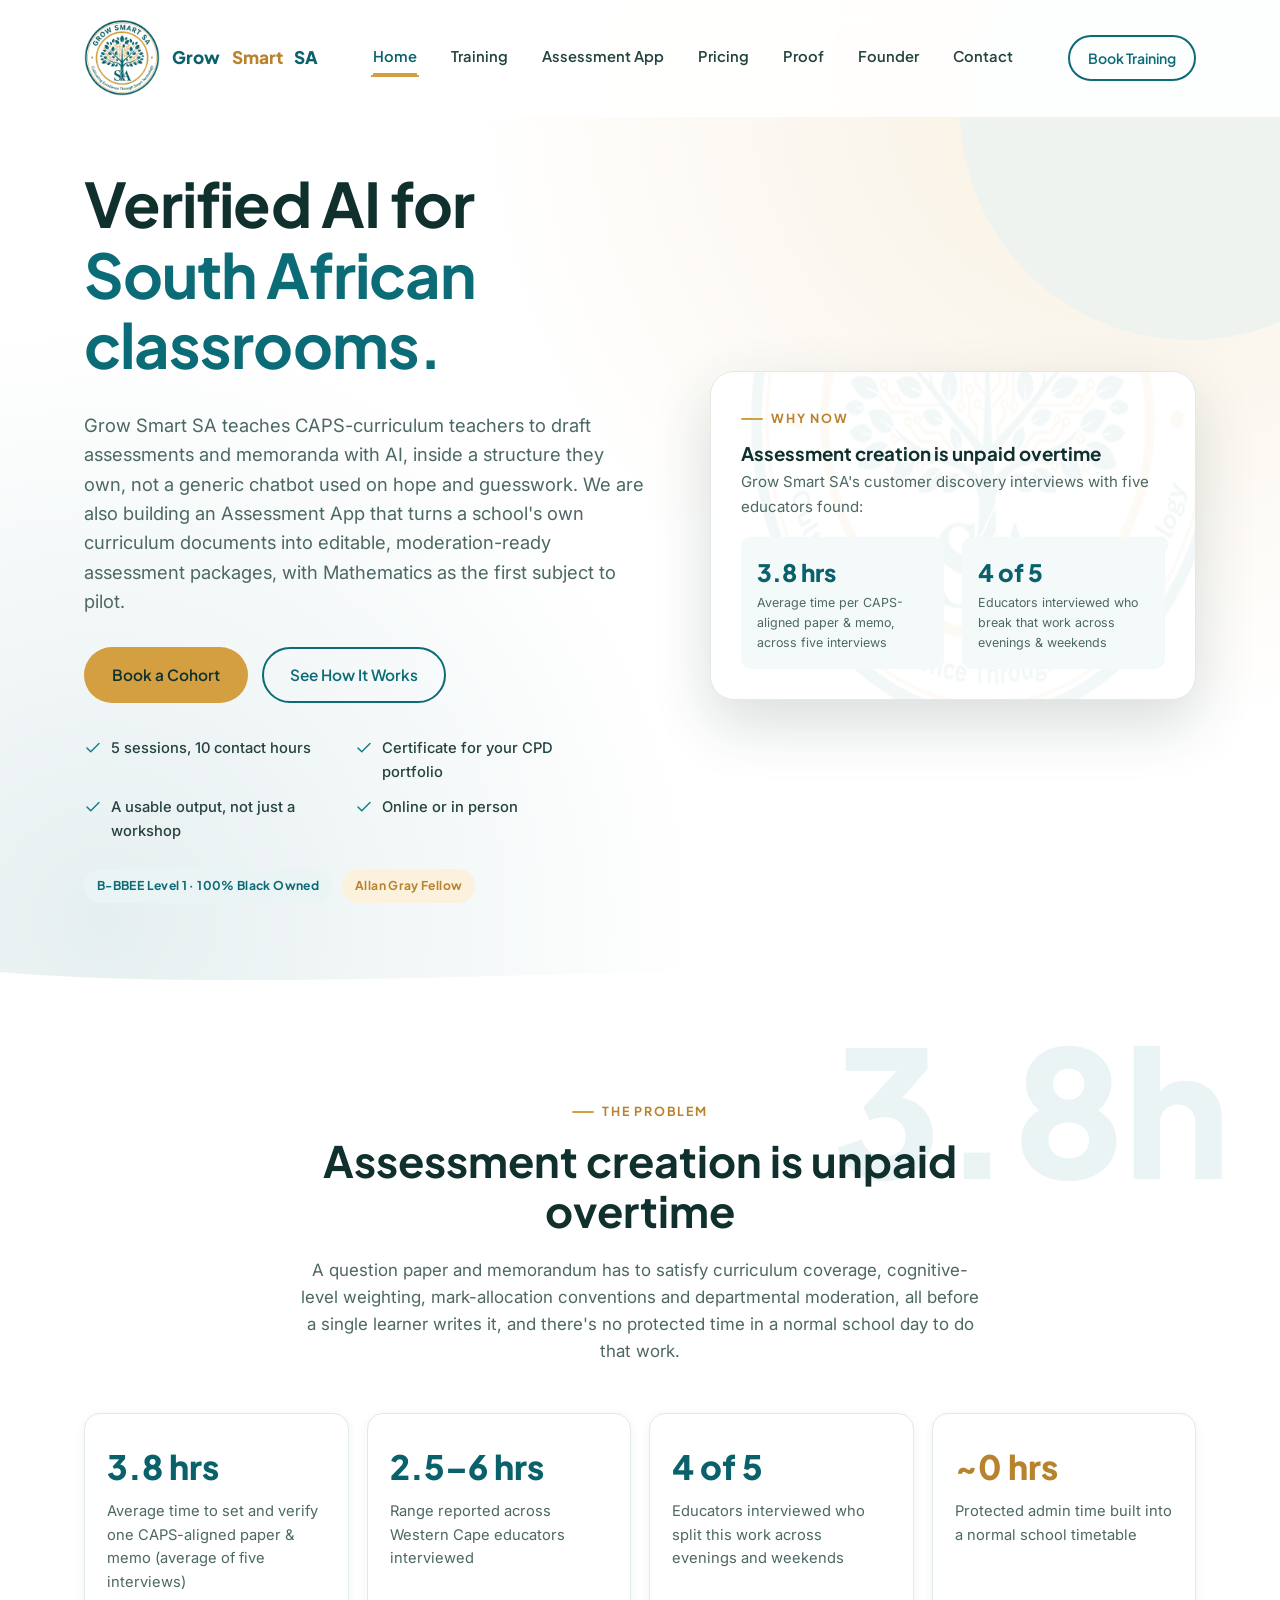
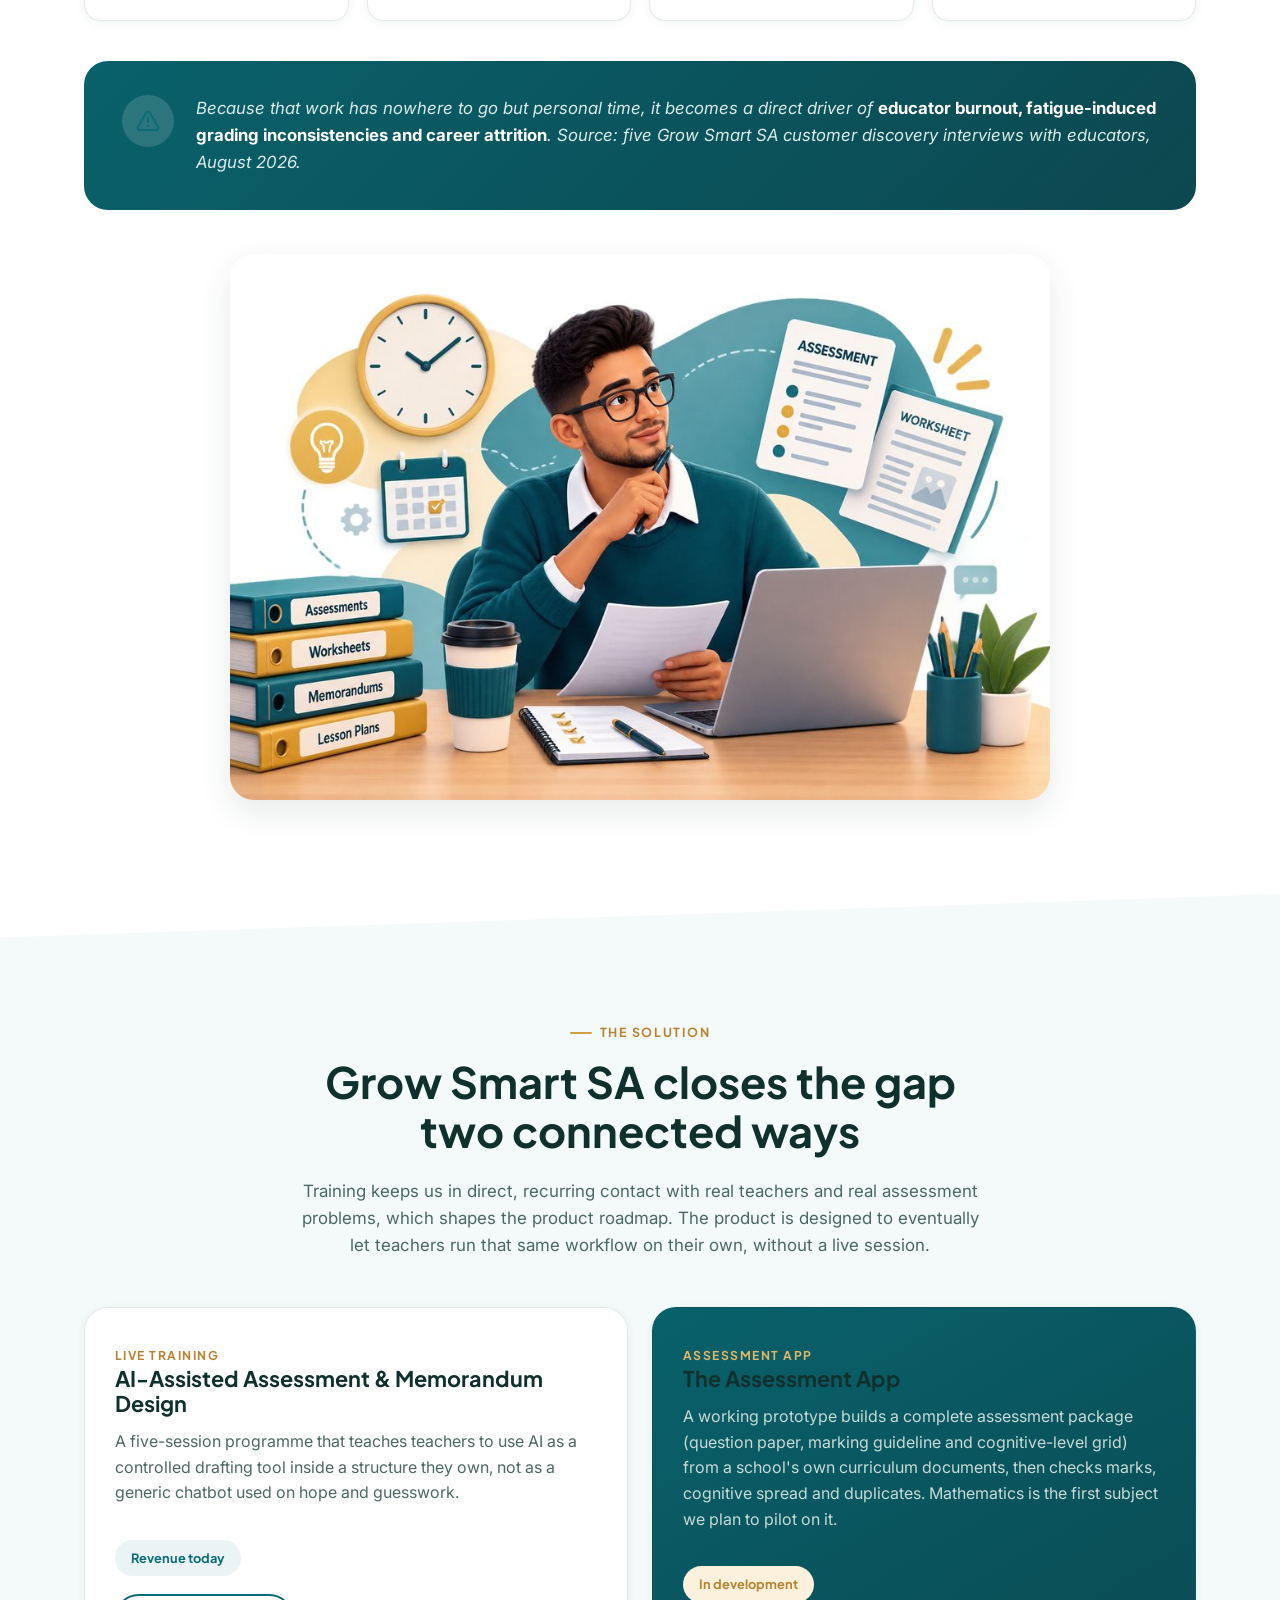
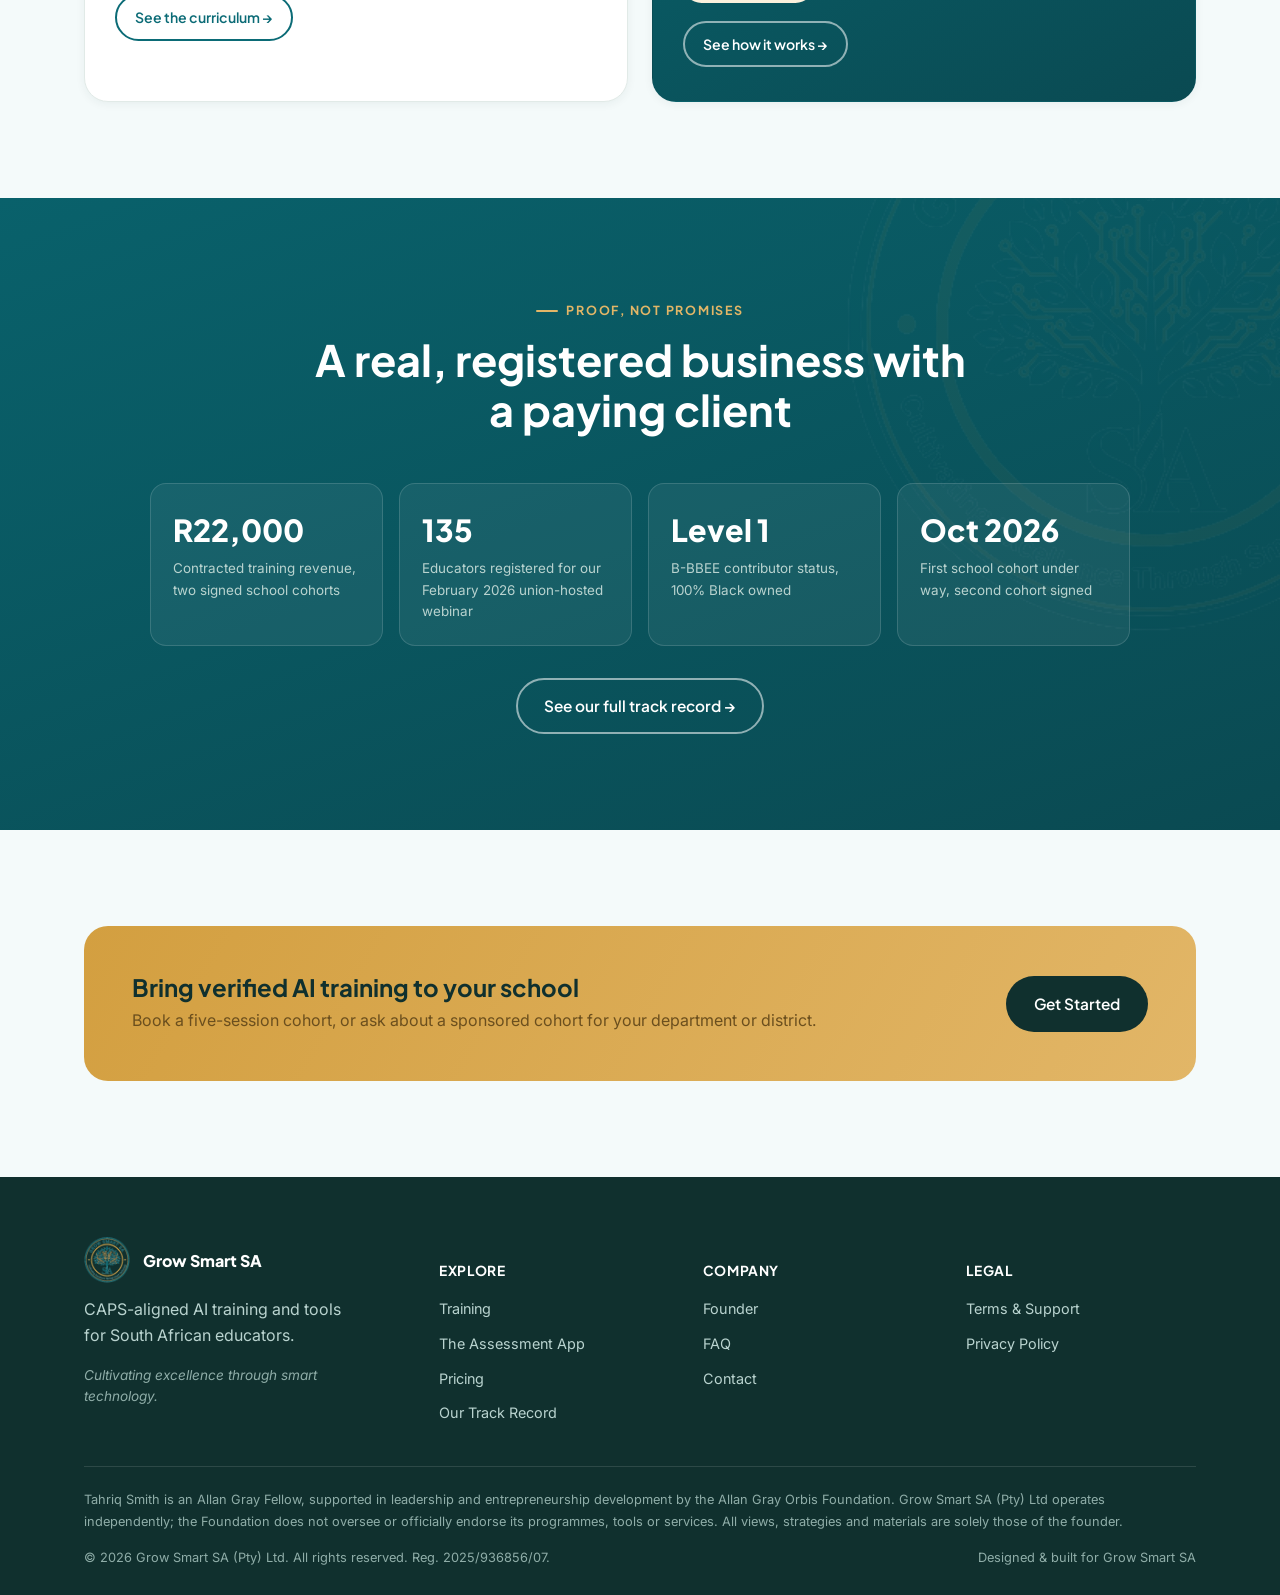
<file: index.html>
<!DOCTYPE html>
<html lang="en-ZA">
<head>
<meta charset="UTF-8">
<meta name="viewport" content="width=device-width, initial-scale=1.0">
<title>Grow Smart SA | Verified AI for South African Classrooms</title>
<meta name="description" content="Grow Smart SA teaches teachers to draft assessments and memoranda with AI inside a structure they own, and is building an Assessment App that turns a school's own curriculum documents into moderation-ready assessment packages. Based in Cape Town, serving educators nationwide.">
<meta name="keywords" content="AI assessment tool for teachers, CAPS aligned AI, memorandum design, South Africa education, assessment app, Grow Smart SA">
<meta name="author" content="Grow Smart SA (Pty) Ltd">
<link rel="canonical" href="https://growsmartsa.online/">

<meta property="og:type" content="website">
<meta property="og:title" content="Grow Smart SA | Verified AI for South African Classrooms">
<meta property="og:description" content="Curriculum-aligned AI training for assessment and memorandum design, and an Assessment App in development.">
<meta property="og:image" content="/images/favicon-512.png">
<meta property="og:url" content="https://growsmartsa.online/">
<meta name="twitter:card" content="summary_large_image">

<link rel="icon" type="image/png" sizes="32x32" href="/images/favicon-32.png">
<link rel="icon" type="image/png" sizes="16x16" href="/images/favicon-16.png">
<link rel="apple-touch-icon" sizes="180x180" href="/images/favicon-180.png">

<link rel="preconnect" href="https://fonts.googleapis.com">
<link rel="preconnect" href="https://fonts.gstatic.com" crossorigin>
<link href="https://fonts.googleapis.com/css2?family=Inter:wght@400;500;600;700&family=Plus+Jakarta+Sans:wght@600;700;800&display=swap" rel="stylesheet">
<link rel="stylesheet" href="css/styles.css">
<noscript><style>body{opacity:1 !important;}</style></noscript>

<script type="application/ld+json">
{
  "@context": "https://schema.org",
  "@type": "EducationalOrganization",
  "name": "Grow Smart SA (Pty) Ltd",
  "url": "https://growsmartsa.online/",
  "logo": "https://growsmartsa.online/images/favicon-512.png",
  "email": "tahriq.smith@gmail.com",
  "telephone": "+27828016699",
  "address": { "@type": "PostalAddress", "addressLocality": "Cape Town", "addressCountry": "ZA" },
  "founder": { "@type": "Person", "name": "Tahriq Smith" },
  "sameAs": []
}
</script>
</head>
<body>
<div class="scroll-progress" id="scrollProgress"></div>
<a class="skip-link" href="#main" style="position:absolute;left:-9999px;">Skip to content</a>

<header class="site-header" id="siteHeader">
  <div class="nav-wrap">
    <a href="index.html" class="brand"><img src="images/logo-transparent.png" alt="Grow Smart SA logo"> Grow <span class="accent">Smart</span>&nbsp;SA</a>
    <nav class="nav-links" id="navLinks">
      <a href="index.html" class="active">Home</a>
      <a href="training.html">Training</a>
      <a href="product.html">Assessment App</a>
      <a href="pricing.html">Pricing</a>
      <a href="proof.html">Proof</a>
      <a href="founder.html">Founder</a>
      <a href="contact.html">Contact</a>
    </nav>
    <div class="nav-cta">
      <a href="contact.html" class="btn btn-outline-dark btn-sm">Book Training</a>
      <button class="nav-toggle" id="navToggle" aria-label="Toggle menu" aria-expanded="false"><span></span></button>
    </div>
  </div>
</header>

<main id="main">

  <!-- ================= HERO ================= -->
  <section class="hero" id="home">
    <div class="hero-blob" aria-hidden="true"></div>
    <div class="container hero-grid">
      <div class="reveal in">
        <h1>Verified AI for <span class="hl">South African classrooms.</span></h1>
        <p class="hero-sub">Grow Smart SA teaches CAPS-curriculum teachers to draft assessments and memoranda with AI, inside a structure they own, not a generic chatbot used on hope and guesswork. We are also building an Assessment App that turns a school's own curriculum documents into editable, moderation-ready assessment packages, with Mathematics as the first subject to pilot.</p>
        <div class="hero-cta">
          <a href="contact.html" class="btn btn-primary">Book a Cohort</a>
          <a href="training.html" class="btn btn-outline-dark">See How It Works</a>
        </div>
        <ul class="hero-points">
          <li><svg width="18" height="18" viewBox="0 0 24 24" fill="none" stroke="currentColor" stroke-width="2" stroke-linecap="round" stroke-linejoin="round" aria-hidden="true" ><polyline points="20 6 9 17 4 12"></polyline></svg>5 sessions, 10 contact hours</li>
          <li><svg width="18" height="18" viewBox="0 0 24 24" fill="none" stroke="currentColor" stroke-width="2" stroke-linecap="round" stroke-linejoin="round" aria-hidden="true" ><polyline points="20 6 9 17 4 12"></polyline></svg>Certificate for your CPD portfolio</li>
          <li><svg width="18" height="18" viewBox="0 0 24 24" fill="none" stroke="currentColor" stroke-width="2" stroke-linecap="round" stroke-linejoin="round" aria-hidden="true" ><polyline points="20 6 9 17 4 12"></polyline></svg>A usable output, not just a workshop</li>
          <li><svg width="18" height="18" viewBox="0 0 24 24" fill="none" stroke="currentColor" stroke-width="2" stroke-linecap="round" stroke-linejoin="round" aria-hidden="true" ><polyline points="20 6 9 17 4 12"></polyline></svg>Online or in person</li>
        </ul>
        <div class="badge-row">
          <span class="badge">B-BBEE Level 1 &middot; 100% Black Owned</span>
          <span class="badge gold">Allan Gray Fellow</span>
        </div>
      </div>
      <div class="hero-visual reveal in">
        <div class="hero-card">
          <img class="logo-watermark hero-card-watermark" src="images/logo-transparent.png" alt="" aria-hidden="true">
          <div class="hero-card-content">
            <span class="eyebrow">Why now</span>
            <h3 style="margin-bottom:6px;">Assessment creation is unpaid overtime</h3>
            <p style="color:var(--ink-500); font-size:0.94rem; margin-bottom:0;">Grow Smart SA's customer discovery interviews with five educators found:</p>
            <div class="stat-row">
              <div class="hero-stat"><div class="num" data-count="3.8" data-decimals="1" data-suffix=" hrs">3.8 hrs</div><div class="lbl">Average time per CAPS-aligned paper &amp; memo, across five interviews</div></div>
              <div class="hero-stat"><div class="num">4 of 5</div><div class="lbl">Educators interviewed who break that work across evenings &amp; weekends</div></div>
            </div>
          </div>
        </div>
      </div>
    </div>
    <svg class="wave-divider" viewBox="0 0 1440 56" preserveAspectRatio="none" aria-hidden="true"><path d="M0,28 C360,56 1080,0 1440,28 L1440,56 L0,56 Z" fill="var(--white)"></path></svg>
  </section>

  <!-- ================= PROBLEM ================= -->
  <section class="section-pad bg-white" id="problem" style="position:relative; overflow:hidden;">
    <span class="giant-num" style="top:20px; right:4%;" aria-hidden="true">3.8h</span>
    <div class="container" style="position:relative;">
      <div class="section-head center">
        <span class="eyebrow">The Problem</span>
        <h2>Assessment creation is unpaid overtime</h2>
        <p>A question paper and memorandum has to satisfy curriculum coverage, cognitive-level weighting, mark-allocation conventions and departmental moderation, all before a single learner writes it, and there's no protected time in a normal school day to do that work.</p>
      </div>
      <div class="stat-grid reveal-group">
        <div class="stat-card reveal"><div class="num" data-count="3.8" data-decimals="1" data-suffix=" hrs">3.8 hrs</div><div class="lbl">Average time to set and verify one CAPS-aligned paper &amp; memo (average of five interviews)</div></div>
        <div class="stat-card reveal"><div class="num">2.5&ndash;6 hrs</div><div class="lbl">Range reported across Western Cape educators interviewed</div></div>
        <div class="stat-card reveal"><div class="num">4 of 5</div><div class="lbl">Educators interviewed who split this work across evenings and weekends</div></div>
        <div class="stat-card reveal"><div class="num gold">~0 hrs</div><div class="lbl">Protected admin time built into a normal school timetable</div></div>
      </div>
      <div class="callout reveal">
        <div class="icon-badge"><svg width="24" height="24" viewBox="0 0 24 24" fill="none" stroke="currentColor" stroke-width="2" stroke-linecap="round" stroke-linejoin="round" aria-hidden="true" ><path d="M12 9v4"></path><path d="M12 17h.01"></path><path d="M10.29 3.86 1.82 18a2 2 0 0 0 1.71 3h16.94a2 2 0 0 0 1.71-3L13.71 3.86a2 2 0 0 0-3.42 0Z"></path></svg></div>
        <p>Because that work has nowhere to go but personal time, it becomes a direct driver of <strong>educator burnout, fatigue-induced grading inconsistencies and career attrition</strong>. Source: five Grow Smart SA customer discovery interviews with educators, August 2026.</p>
      </div>
      <div class="feature-image-wrap reveal" style="max-width:820px; margin:44px auto 0;">
        <img class="feature-image" src="images/illustration-workload.jpg" alt="An educator at a desk surrounded by assessment, worksheet and memorandum folders, thinking through a stack of grading work.">
      </div>
    </div>
  </section>

  <!-- ================= SOLUTION: TWO PILLARS ================= -->
  <section class="section-pad bg-teal-050 diagonal-top" style="margin-top:-2px;">
    <div class="container" style="padding-top:2vw;">
      <div class="section-head center">
        <span class="eyebrow">The Solution</span>
        <h2>Grow Smart SA closes the gap two connected ways</h2>
        <p>Training keeps us in direct, recurring contact with real teachers and real assessment problems, which shapes the product roadmap. The product is designed to eventually let teachers run that same workflow on their own, without a live session.</p>
      </div>
      <div class="pillar-grid reveal-group">
        <div class="pillar-card reveal">
          <span class="pillar-kicker">Live Training</span>
          <h3>AI-Assisted Assessment &amp; Memorandum Design</h3>
          <p>A five-session programme that teaches teachers to use AI as a controlled drafting tool inside a structure they own, not as a generic chatbot used on hope and guesswork.</p>
          <span class="pillar-tag">Revenue today</span>
          <div style="margin-top:18px;"><a href="training.html" class="btn btn-outline-dark btn-sm">See the curriculum &rarr;</a></div>
        </div>
        <div class="pillar-card dark reveal">
          <span class="pillar-kicker">Assessment App</span>
          <h3>The Assessment App</h3>
          <p>A working prototype builds a complete assessment package (question paper, marking guideline and cognitive-level grid) from a school's own curriculum documents, then checks marks, cognitive spread and duplicates. Mathematics is the first subject we plan to pilot on it.</p>
          <span class="pillar-tag">In development</span>
          <div style="margin-top:18px;"><a href="product.html" class="btn btn-outline btn-sm">See how it works &rarr;</a></div>
        </div>
      </div>
    </div>
  </section>

  <!-- ================= PROOF TEASER ================= -->
  <section class="section-pad bg-dark on-dark" style="position:relative; overflow:hidden;">
    <img class="logo-watermark" src="images/logo-transparent.png" alt="" aria-hidden="true" style="top:-180px; right:-180px;">
    <div class="container" style="position:relative; z-index:1;">
      <div class="section-head center">
        <span class="eyebrow">Proof, Not Promises</span>
        <h2>A real, registered business with a paying client</h2>
      </div>
      <div class="proof-stats proof-stats-teaser reveal-group">
        <div class="proof-stat reveal"><div class="num">R22,000</div><div class="lbl">Contracted training revenue, two signed school cohorts</div></div>
        <div class="proof-stat reveal"><div class="num">135</div><div class="lbl">Educators registered for our February 2026 union-hosted webinar</div></div>
        <div class="proof-stat reveal"><div class="num">Level 1</div><div class="lbl">B-BBEE contributor status, 100% Black owned</div></div>
        <div class="proof-stat reveal"><div class="num">Oct 2026</div><div class="lbl">First school cohort under way, second cohort signed</div></div>
      </div>
      <div class="text-center mt-32"><a href="proof.html" class="btn btn-outline">See our full track record &rarr;</a></div>
    </div>
  </section>

  <!-- ================= CTA ================= -->
  <section class="section-pad bg-teal-050">
    <div class="container">
      <div class="cta-banner reveal">
        <div>
          <h3>Bring verified AI training to your school</h3>
          <p>Book a five-session cohort, or ask about a sponsored cohort for your department or district.</p>
        </div>
        <a href="contact.html" class="btn" style="background:var(--ink-900); color:var(--white);">Get Started</a>
      </div>
    </div>
  </section>

</main>

<footer class="site-footer">
  <div class="container">
    <div class="footer-grid">
      <div>
        <div class="footer-brand"><img src="images/logo-transparent.png" alt="Grow Smart SA logo"><span>Grow Smart SA</span></div>
        <p style="max-width:280px;">CAPS-aligned AI training and tools for South African educators.</p>
        <p style="max-width:280px; font-style:italic; font-size:0.85rem; color:#8FADA8;">Cultivating excellence through smart technology.</p>
      </div>
      <div>
        <h5>Explore</h5>
        <ul>
          <li><a href="training.html">Training</a></li>
          <li><a href="product.html">The Assessment App</a></li>
          <li><a href="pricing.html">Pricing</a></li>
          <li><a href="proof.html">Our Track Record</a></li>
        </ul>
      </div>
      <div>
        <h5>Company</h5>
        <ul>
          <li><a href="founder.html">Founder</a></li>
          <li><a href="pricing.html#faq">FAQ</a></li>
          <li><a href="contact.html">Contact</a></li>
        </ul>
      </div>
      <div>
        <h5>Legal</h5>
        <ul>
          <li><a href="terms.html">Terms &amp; Support</a></li>
          <li><a href="privacy.html">Privacy Policy</a></li>
        </ul>
      </div>
    </div>
    <div class="footer-legal">
      Tahriq Smith is an Allan Gray Fellow, supported in leadership and entrepreneurship development by the Allan Gray Orbis Foundation. Grow Smart SA (Pty) Ltd operates independently; the Foundation does not oversee or officially endorse its programmes, tools or services. All views, strategies and materials are solely those of the founder.
    </div>
    <div class="footer-bottom">
      <span>&copy; <span id="year"></span> Grow Smart SA (Pty) Ltd. All rights reserved. Reg. 2025/936856/07.</span>
      <span>Designed &amp; built for Grow Smart SA</span>
    </div>
  </div>
</footer>

<button class="to-top" id="toTop" aria-label="Back to top"><svg width="20" height="20" viewBox="0 0 24 24" fill="none" stroke="currentColor" stroke-width="2" stroke-linecap="round" stroke-linejoin="round" aria-hidden="true" ><line x1="12" y1="19" x2="12" y2="5"></line><polyline points="5 12 12 5 19 12"></polyline></svg></button>

<script src="js/main.js"></script>
</body>
</html>
</file>
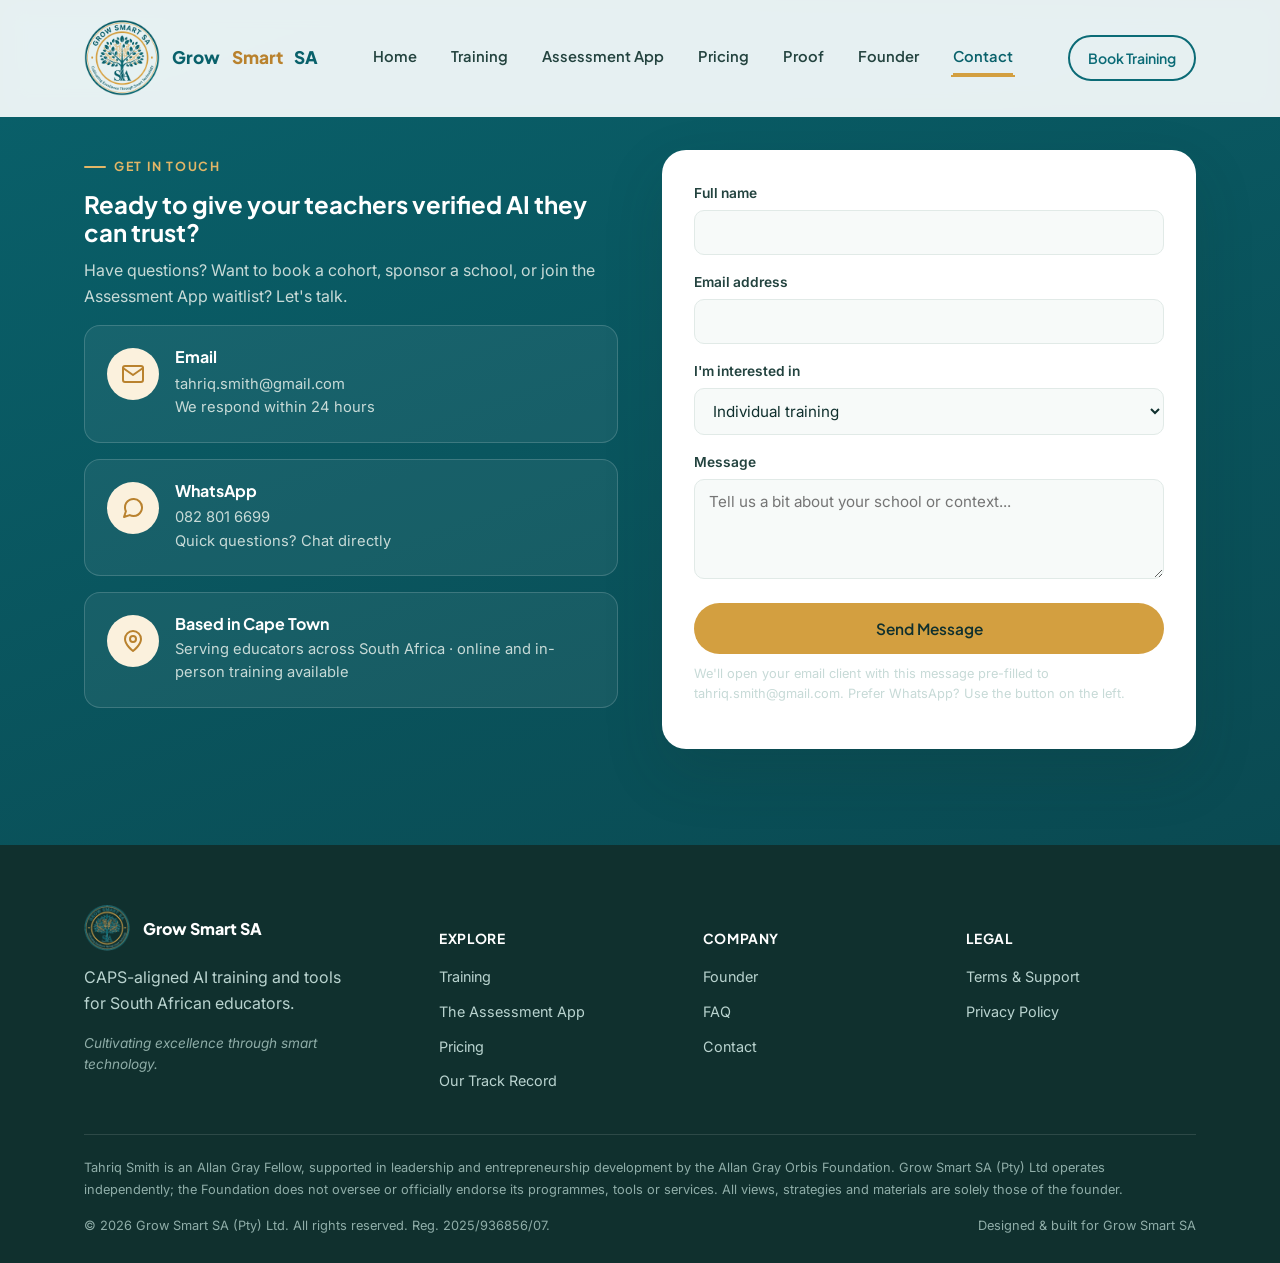
<file: contact.html>
<!DOCTYPE html>
<html lang="en-ZA">
<head>
<meta charset="UTF-8">
<meta name="viewport" content="width=device-width, initial-scale=1.0">
<title>Contact | Grow Smart SA</title>
<meta name="description" content="Book a training cohort, sponsor a school or union, or join the Assessment App waitlist. Get in touch with Grow Smart SA.">
<link rel="canonical" href="https://growsmartsa.online/contact.html">
<link rel="icon" type="image/png" sizes="32x32" href="/images/favicon-32.png">
<link rel="icon" type="image/png" sizes="16x16" href="/images/favicon-16.png">
<link rel="apple-touch-icon" sizes="180x180" href="/images/favicon-180.png">
<link rel="preconnect" href="https://fonts.googleapis.com">
<link rel="preconnect" href="https://fonts.gstatic.com" crossorigin>
<link href="https://fonts.googleapis.com/css2?family=Inter:wght@400;500;600;700&family=Plus+Jakarta+Sans:wght@600;700;800&display=swap" rel="stylesheet">
<link rel="stylesheet" href="css/styles.css">
<noscript><style>body{opacity:1 !important;}</style></noscript>
</head>
<body>
<div class="scroll-progress" id="scrollProgress"></div>
<a class="skip-link" href="#main" style="position:absolute;left:-9999px;">Skip to content</a>

<header class="site-header" id="siteHeader">
  <div class="nav-wrap">
    <a href="index.html" class="brand"><img src="images/logo-transparent.png" alt="Grow Smart SA logo"> Grow <span class="accent">Smart</span>&nbsp;SA</a>
    <nav class="nav-links" id="navLinks">
      <a href="index.html">Home</a>
      <a href="training.html">Training</a>
      <a href="product.html">Assessment App</a>
      <a href="pricing.html">Pricing</a>
      <a href="proof.html">Proof</a>
      <a href="founder.html">Founder</a>
      <a href="contact.html" class="active">Contact</a>
    </nav>
    <div class="nav-cta">
      <a href="contact.html" class="btn btn-outline-dark btn-sm">Book Training</a>
      <button class="nav-toggle" id="navToggle" aria-label="Toggle menu" aria-expanded="false"><span></span></button>
    </div>
  </div>
</header>

<main id="main">

  <section class="section-pad bg-dark on-dark" style="padding-top:150px;">
    <div class="container contact-grid">
      <div class="reveal in">
        <span class="eyebrow">Get In Touch</span>
        <h2>Ready to give your teachers verified AI they can trust?</h2>
        <p>Have questions? Want to book a cohort, sponsor a school, or join the Assessment App waitlist? Let's talk.</p>

        <div class="contact-card">
          <div class="icon-badge gold"><svg width="24" height="24" viewBox="0 0 24 24" fill="none" stroke="currentColor" stroke-width="2" stroke-linecap="round" stroke-linejoin="round" aria-hidden="true" ><rect x="2" y="4" width="20" height="16" rx="2"></rect><path d="m22 6-10 7L2 6"></path></svg></div>
          <div><h4>Email</h4><a href="mailto:tahriq.smith@gmail.com">tahriq.smith@gmail.com</a><p>We respond within 24 hours</p></div>
        </div>
        <div class="contact-card">
          <div class="icon-badge gold"><svg width="24" height="24" viewBox="0 0 24 24" fill="none" stroke="currentColor" stroke-width="2" stroke-linecap="round" stroke-linejoin="round" aria-hidden="true" ><path d="M21 11.5a8.38 8.38 0 0 1-.9 3.8 8.5 8.5 0 0 1-7.6 4.7 8.38 8.38 0 0 1-3.8-.9L3 21l1.9-5.7a8.38 8.38 0 0 1-.9-3.8 8.5 8.5 0 0 1 4.7-7.6 8.38 8.38 0 0 1 3.8-.9h.5a8.48 8.48 0 0 1 8 8v.5Z"></path></svg></div>
          <div><h4>WhatsApp</h4><a href="https://wa.me/27828016699" target="_blank" rel="noopener">082 801 6699</a><p>Quick questions? Chat directly</p></div>
        </div>
        <div class="contact-card">
          <div class="icon-badge gold"><svg width="24" height="24" viewBox="0 0 24 24" fill="none" stroke="currentColor" stroke-width="2" stroke-linecap="round" stroke-linejoin="round" aria-hidden="true" ><path d="M20 10c0 6-8 12-8 12s-8-6-8-12a8 8 0 0 1 16 0Z"></path><circle cx="12" cy="10" r="3"></circle></svg></div>
          <div><h4>Based in Cape Town</h4><p>Serving educators across South Africa &middot; online and in-person training available</p></div>
        </div>
      </div>

      <form class="contact-form reveal in" id="contactForm">
        <div class="form-row">
          <label for="name">Full name</label>
          <input type="text" id="name" name="name" required>
        </div>
        <div class="form-row">
          <label for="email">Email address</label>
          <input type="email" id="email" name="email" required>
        </div>
        <div class="form-row">
          <label for="interest">I'm interested in</label>
          <select id="interest" name="interest">
            <option>Individual training</option>
            <option>School booking</option>
            <option>Union / district partnership</option>
            <option>The Assessment App waitlist</option>
            <option>Something else</option>
          </select>
        </div>
        <div class="form-row">
          <label for="message">Message</label>
          <textarea id="message" name="message" placeholder="Tell us a bit about your school or context..."></textarea>
        </div>
        <button type="submit" class="btn btn-primary btn-block">Send Message</button>
        <p class="form-note" id="formNote">We'll open your email client with this message pre-filled to tahriq.smith@gmail.com. Prefer WhatsApp? Use the button on the left.</p>
      </form>
    </div>
  </section>

</main>

<footer class="site-footer">
  <div class="container">
    <div class="footer-grid">
      <div>
        <div class="footer-brand"><img src="images/logo-transparent.png" alt="Grow Smart SA logo"><span>Grow Smart SA</span></div>
        <p style="max-width:280px;">CAPS-aligned AI training and tools for South African educators.</p>
        <p style="max-width:280px; font-style:italic; font-size:0.85rem; color:#8FADA8;">Cultivating excellence through smart technology.</p>
      </div>
      <div>
        <h5>Explore</h5>
        <ul>
          <li><a href="training.html">Training</a></li>
          <li><a href="product.html">The Assessment App</a></li>
          <li><a href="pricing.html">Pricing</a></li>
          <li><a href="proof.html">Our Track Record</a></li>
        </ul>
      </div>
      <div>
        <h5>Company</h5>
        <ul>
          <li><a href="founder.html">Founder</a></li>
          <li><a href="pricing.html#faq">FAQ</a></li>
          <li><a href="contact.html">Contact</a></li>
        </ul>
      </div>
      <div>
        <h5>Legal</h5>
        <ul>
          <li><a href="terms.html">Terms &amp; Support</a></li>
          <li><a href="privacy.html">Privacy Policy</a></li>
        </ul>
      </div>
    </div>
    <div class="footer-legal">
      Tahriq Smith is an Allan Gray Fellow, supported in leadership and entrepreneurship development by the Allan Gray Orbis Foundation. Grow Smart SA (Pty) Ltd operates independently; the Foundation does not oversee or officially endorse its programmes, tools or services. All views, strategies and materials are solely those of the founder.
    </div>
    <div class="footer-bottom">
      <span>&copy; <span id="year"></span> Grow Smart SA (Pty) Ltd. All rights reserved. Reg. 2025/936856/07.</span>
      <span>Designed &amp; built for Grow Smart SA</span>
    </div>
  </div>
</footer>

<button class="to-top" id="toTop" aria-label="Back to top"><svg width="20" height="20" viewBox="0 0 24 24" fill="none" stroke="currentColor" stroke-width="2" stroke-linecap="round" stroke-linejoin="round" aria-hidden="true" ><line x1="12" y1="19" x2="12" y2="5"></line><polyline points="5 12 12 5 19 12"></polyline></svg></button>

<script src="js/main.js"></script>
</body>
</html>
</file>
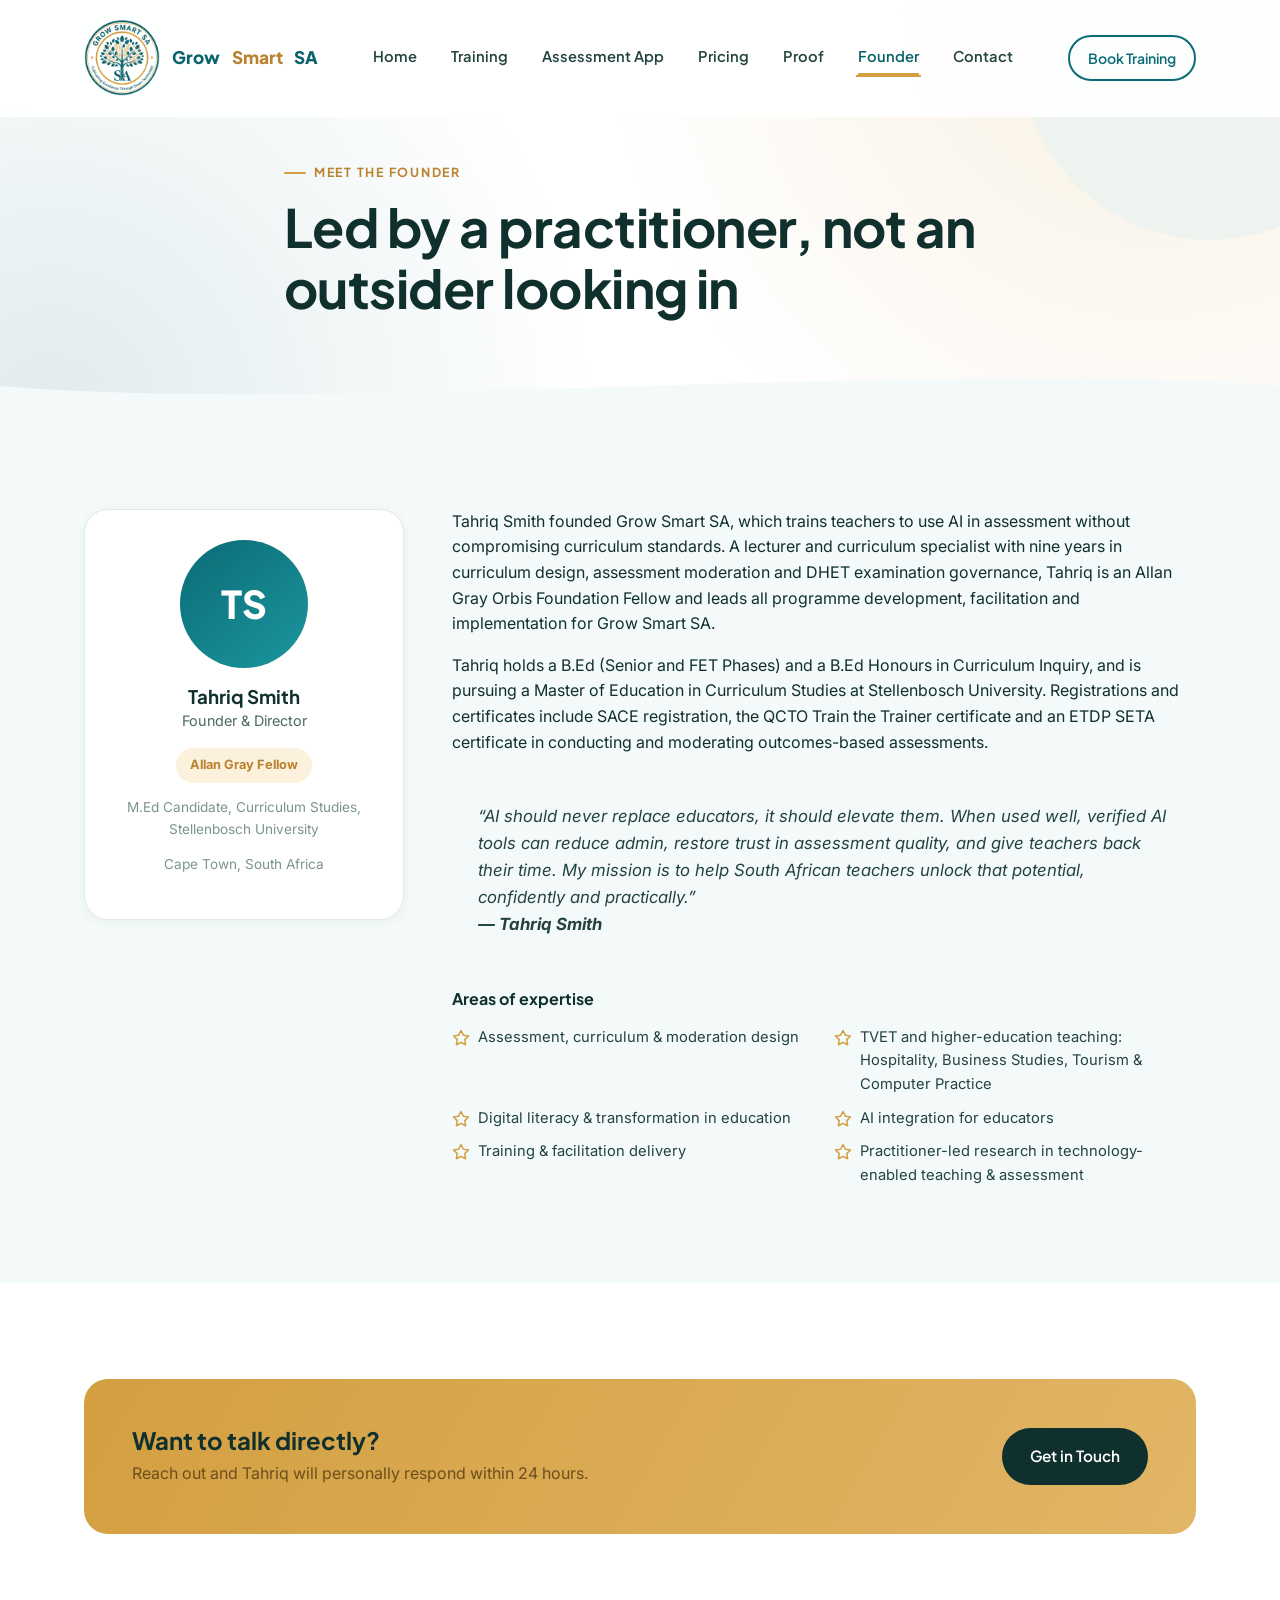
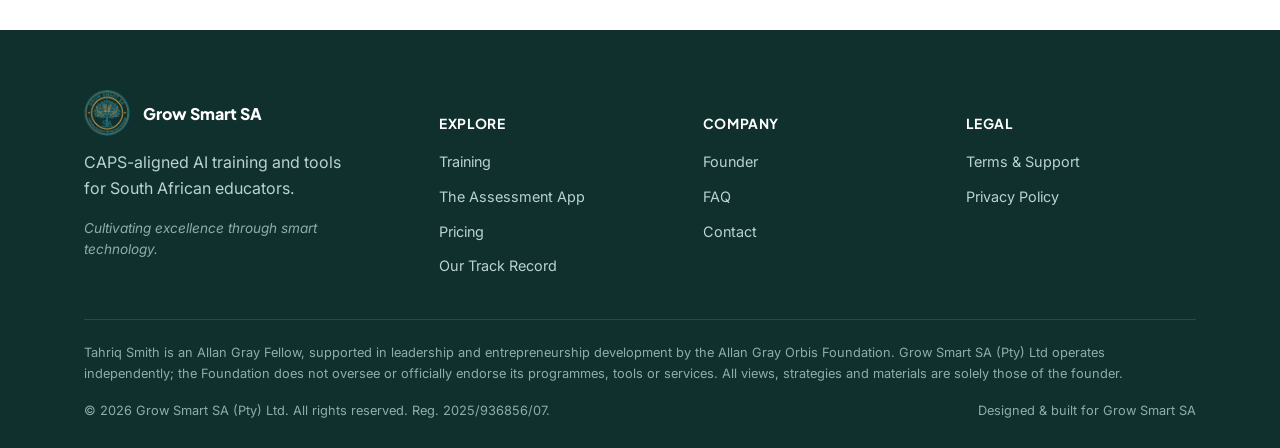
<file: founder.html>
<!DOCTYPE html>
<html lang="en-ZA">
<head>
<meta charset="UTF-8">
<meta name="viewport" content="width=device-width, initial-scale=1.0">
<title>Founder | Grow Smart SA</title>
<meta name="description" content="Tahriq Smith, Founder & Director of Grow Smart SA: lecturer and curriculum specialist, Allan Gray Orbis Foundation Fellow, with nine years in curriculum design, assessment moderation and DHET examination governance.">
<link rel="canonical" href="https://growsmartsa.online/founder.html">
<link rel="icon" type="image/png" sizes="32x32" href="/images/favicon-32.png">
<link rel="icon" type="image/png" sizes="16x16" href="/images/favicon-16.png">
<link rel="apple-touch-icon" sizes="180x180" href="/images/favicon-180.png">
<link rel="preconnect" href="https://fonts.googleapis.com">
<link rel="preconnect" href="https://fonts.gstatic.com" crossorigin>
<link href="https://fonts.googleapis.com/css2?family=Inter:wght@400;500;600;700&family=Plus+Jakarta+Sans:wght@600;700;800&display=swap" rel="stylesheet">
<link rel="stylesheet" href="css/styles.css">
<noscript><style>body{opacity:1 !important;}</style></noscript>
</head>
<body>
<div class="scroll-progress" id="scrollProgress"></div>
<a class="skip-link" href="#main" style="position:absolute;left:-9999px;">Skip to content</a>

<header class="site-header" id="siteHeader">
  <div class="nav-wrap">
    <a href="index.html" class="brand"><img src="images/logo-transparent.png" alt="Grow Smart SA logo"> Grow <span class="accent">Smart</span>&nbsp;SA</a>
    <nav class="nav-links" id="navLinks">
      <a href="index.html">Home</a>
      <a href="training.html">Training</a>
      <a href="product.html">Assessment App</a>
      <a href="pricing.html">Pricing</a>
      <a href="proof.html">Proof</a>
      <a href="founder.html" class="active">Founder</a>
      <a href="contact.html">Contact</a>
    </nav>
    <div class="nav-cta">
      <a href="contact.html" class="btn btn-outline-dark btn-sm">Book Training</a>
      <button class="nav-toggle" id="navToggle" aria-label="Toggle menu" aria-expanded="false"><span></span></button>
    </div>
  </div>
</header>

<main id="main">

  <section class="page-hero">
    <div class="page-hero-blob" aria-hidden="true"></div>
    <div class="container">
      <span class="eyebrow">Meet the Founder</span>
      <h1>Led by a practitioner, not an outsider looking in</h1>
    </div>
    <svg class="wave-divider" viewBox="0 0 1440 56" preserveAspectRatio="none" aria-hidden="true"><path d="M0,28 C360,56 1080,0 1440,28 L1440,56 L0,56 Z" fill="var(--teal-025)"></path></svg>
  </section>

  <section class="section-pad bg-teal-050">
    <div class="container">
      <div class="founder-grid">
        <div class="founder-card reveal">
          <div class="founder-avatar">TS</div>
          <h3>Tahriq Smith</h3>
          <div class="role">Founder &amp; Director</div>
          <span class="founder-pill">Allan Gray Fellow</span>
          <p class="small-note">M.Ed Candidate, Curriculum Studies, Stellenbosch University</p>
          <p class="small-note">Cape Town, South Africa</p>
        </div>
        <div class="reveal">
          <p>Tahriq Smith founded Grow Smart SA, which trains teachers to use AI in assessment without compromising curriculum standards. A lecturer and curriculum specialist with nine years in curriculum design, assessment moderation and DHET examination governance, Tahriq is an Allan Gray Orbis Foundation Fellow and leads all programme development, facilitation and implementation for Grow Smart SA.</p>
          <p>Tahriq holds a B.Ed (Senior and FET Phases) and a B.Ed Honours in Curriculum Inquiry, and is pursuing a Master of Education in Curriculum Studies at Stellenbosch University. Registrations and certificates include SACE registration, the QCTO Train the Trainer certificate and an ETDP SETA certificate in conducting and moderating outcomes-based assessments.</p>
          <div class="quote">&ldquo;AI should never replace educators, it should elevate them. When used well, verified AI tools can reduce admin, restore trust in assessment quality, and give teachers back their time. My mission is to help South African teachers unlock that potential, confidently and practically.&rdquo;<br><strong>&mdash; Tahriq Smith</strong></div>
          <h4 style="margin-top:26px;">Areas of expertise</h4>
          <ul class="expertise-grid">
            <li><svg width="18" height="18" viewBox="0 0 24 24" fill="none" stroke="currentColor" stroke-width="2" stroke-linecap="round" stroke-linejoin="round" aria-hidden="true" ><polygon points="12 2 15.09 8.26 22 9.27 17 14.14 18.18 21.02 12 17.77 5.82 21.02 7 14.14 2 9.27 8.91 8.26 12 2"></polygon></svg>Assessment, curriculum &amp; moderation design</li>
            <li><svg width="18" height="18" viewBox="0 0 24 24" fill="none" stroke="currentColor" stroke-width="2" stroke-linecap="round" stroke-linejoin="round" aria-hidden="true" ><polygon points="12 2 15.09 8.26 22 9.27 17 14.14 18.18 21.02 12 17.77 5.82 21.02 7 14.14 2 9.27 8.91 8.26 12 2"></polygon></svg>TVET and higher-education teaching: Hospitality, Business Studies, Tourism &amp; Computer Practice</li>
            <li><svg width="18" height="18" viewBox="0 0 24 24" fill="none" stroke="currentColor" stroke-width="2" stroke-linecap="round" stroke-linejoin="round" aria-hidden="true" ><polygon points="12 2 15.09 8.26 22 9.27 17 14.14 18.18 21.02 12 17.77 5.82 21.02 7 14.14 2 9.27 8.91 8.26 12 2"></polygon></svg>Digital literacy &amp; transformation in education</li>
            <li><svg width="18" height="18" viewBox="0 0 24 24" fill="none" stroke="currentColor" stroke-width="2" stroke-linecap="round" stroke-linejoin="round" aria-hidden="true" ><polygon points="12 2 15.09 8.26 22 9.27 17 14.14 18.18 21.02 12 17.77 5.82 21.02 7 14.14 2 9.27 8.91 8.26 12 2"></polygon></svg>AI integration for educators</li>
            <li><svg width="18" height="18" viewBox="0 0 24 24" fill="none" stroke="currentColor" stroke-width="2" stroke-linecap="round" stroke-linejoin="round" aria-hidden="true" ><polygon points="12 2 15.09 8.26 22 9.27 17 14.14 18.18 21.02 12 17.77 5.82 21.02 7 14.14 2 9.27 8.91 8.26 12 2"></polygon></svg>Training &amp; facilitation delivery</li>
            <li><svg width="18" height="18" viewBox="0 0 24 24" fill="none" stroke="currentColor" stroke-width="2" stroke-linecap="round" stroke-linejoin="round" aria-hidden="true" ><polygon points="12 2 15.09 8.26 22 9.27 17 14.14 18.18 21.02 12 17.77 5.82 21.02 7 14.14 2 9.27 8.91 8.26 12 2"></polygon></svg>Practitioner-led research in technology-enabled teaching &amp; assessment</li>
          </ul>
        </div>
      </div>
    </div>
  </section>

  <!-- ================= CTA ================= -->
  <section class="section-pad bg-white">
    <div class="container">
      <div class="cta-banner reveal">
        <div>
          <h3>Want to talk directly?</h3>
          <p>Reach out and Tahriq will personally respond within 24 hours.</p>
        </div>
        <a href="contact.html" class="btn" style="background:var(--ink-900); color:var(--white);">Get in Touch</a>
      </div>
    </div>
  </section>

</main>

<footer class="site-footer">
  <div class="container">
    <div class="footer-grid">
      <div>
        <div class="footer-brand"><img src="images/logo-transparent.png" alt="Grow Smart SA logo"><span>Grow Smart SA</span></div>
        <p style="max-width:280px;">CAPS-aligned AI training and tools for South African educators.</p>
        <p style="max-width:280px; font-style:italic; font-size:0.85rem; color:#8FADA8;">Cultivating excellence through smart technology.</p>
      </div>
      <div>
        <h5>Explore</h5>
        <ul>
          <li><a href="training.html">Training</a></li>
          <li><a href="product.html">The Assessment App</a></li>
          <li><a href="pricing.html">Pricing</a></li>
          <li><a href="proof.html">Our Track Record</a></li>
        </ul>
      </div>
      <div>
        <h5>Company</h5>
        <ul>
          <li><a href="founder.html">Founder</a></li>
          <li><a href="pricing.html#faq">FAQ</a></li>
          <li><a href="contact.html">Contact</a></li>
        </ul>
      </div>
      <div>
        <h5>Legal</h5>
        <ul>
          <li><a href="terms.html">Terms &amp; Support</a></li>
          <li><a href="privacy.html">Privacy Policy</a></li>
        </ul>
      </div>
    </div>
    <div class="footer-legal">
      Tahriq Smith is an Allan Gray Fellow, supported in leadership and entrepreneurship development by the Allan Gray Orbis Foundation. Grow Smart SA (Pty) Ltd operates independently; the Foundation does not oversee or officially endorse its programmes, tools or services. All views, strategies and materials are solely those of the founder.
    </div>
    <div class="footer-bottom">
      <span>&copy; <span id="year"></span> Grow Smart SA (Pty) Ltd. All rights reserved. Reg. 2025/936856/07.</span>
      <span>Designed &amp; built for Grow Smart SA</span>
    </div>
  </div>
</footer>

<button class="to-top" id="toTop" aria-label="Back to top"><svg width="20" height="20" viewBox="0 0 24 24" fill="none" stroke="currentColor" stroke-width="2" stroke-linecap="round" stroke-linejoin="round" aria-hidden="true" ><line x1="12" y1="19" x2="12" y2="5"></line><polyline points="5 12 12 5 19 12"></polyline></svg></button>

<script src="js/main.js"></script>
</body>
</html>
</file>
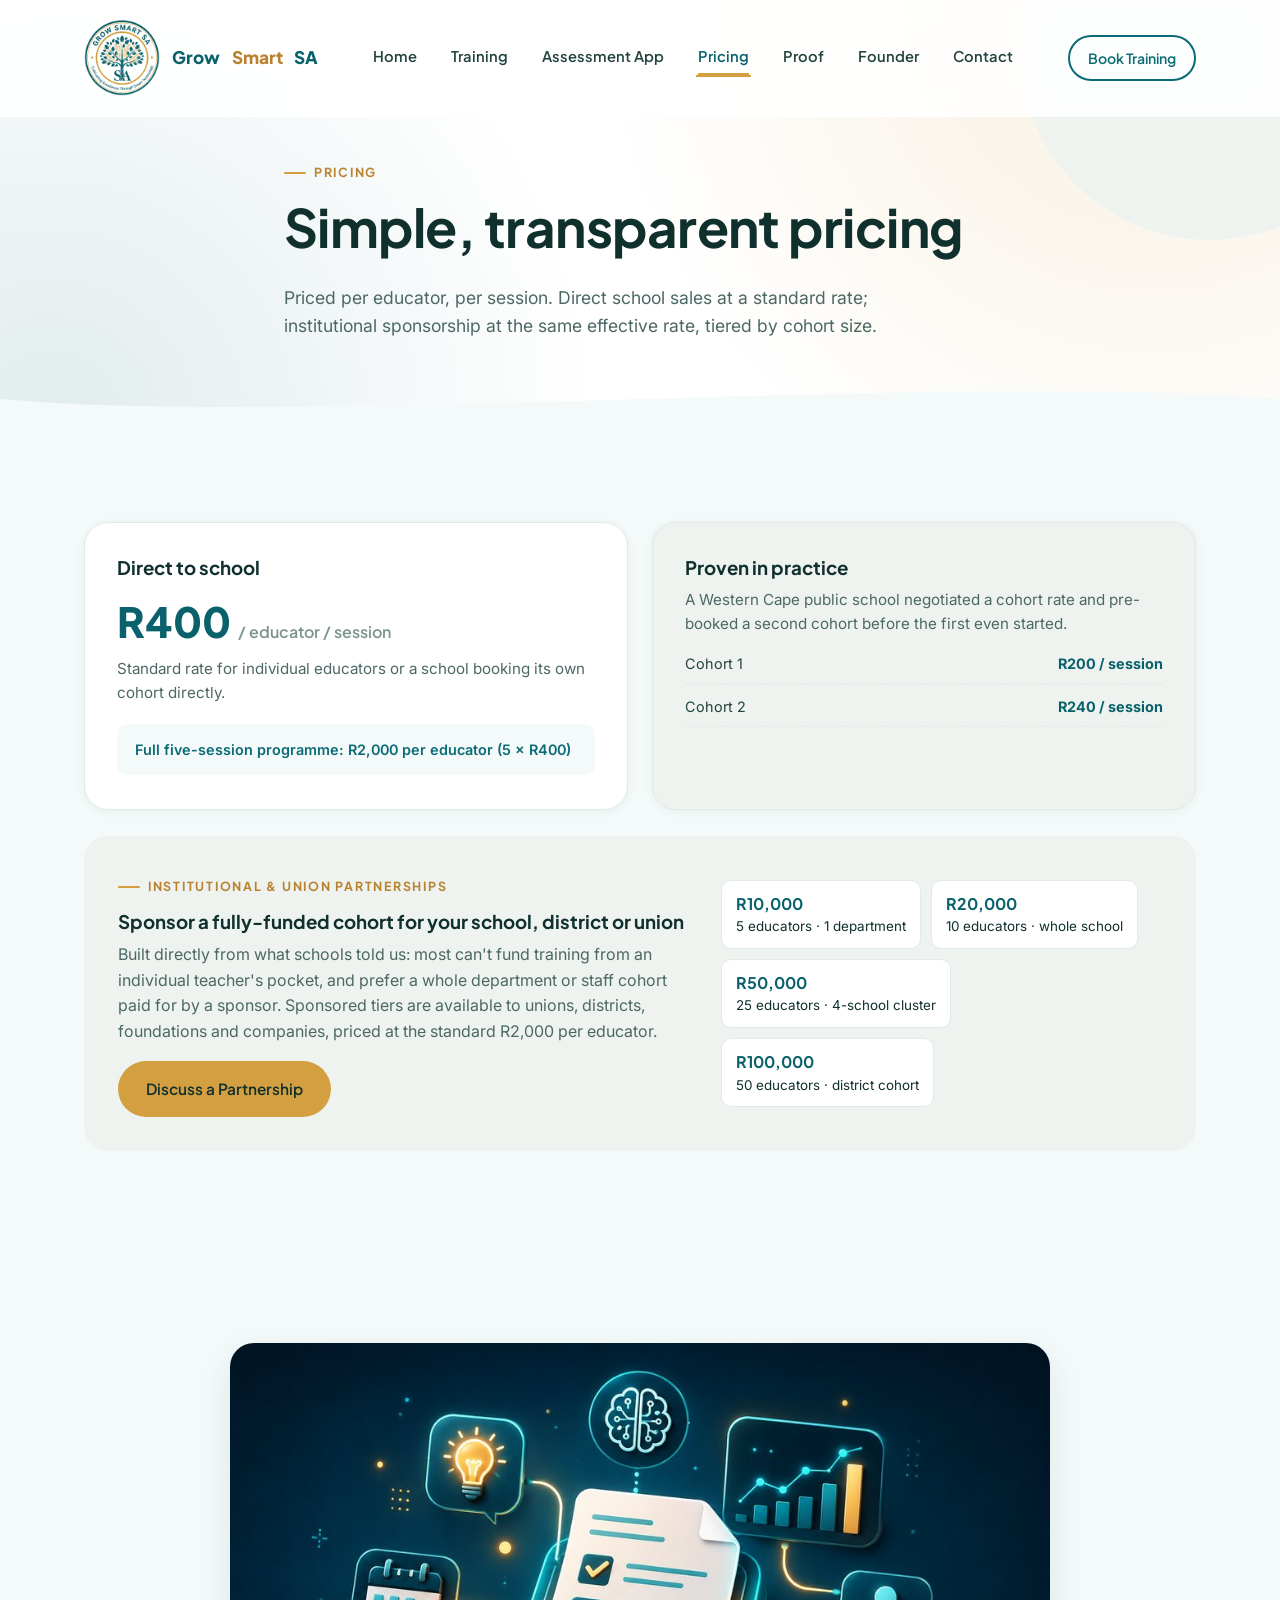
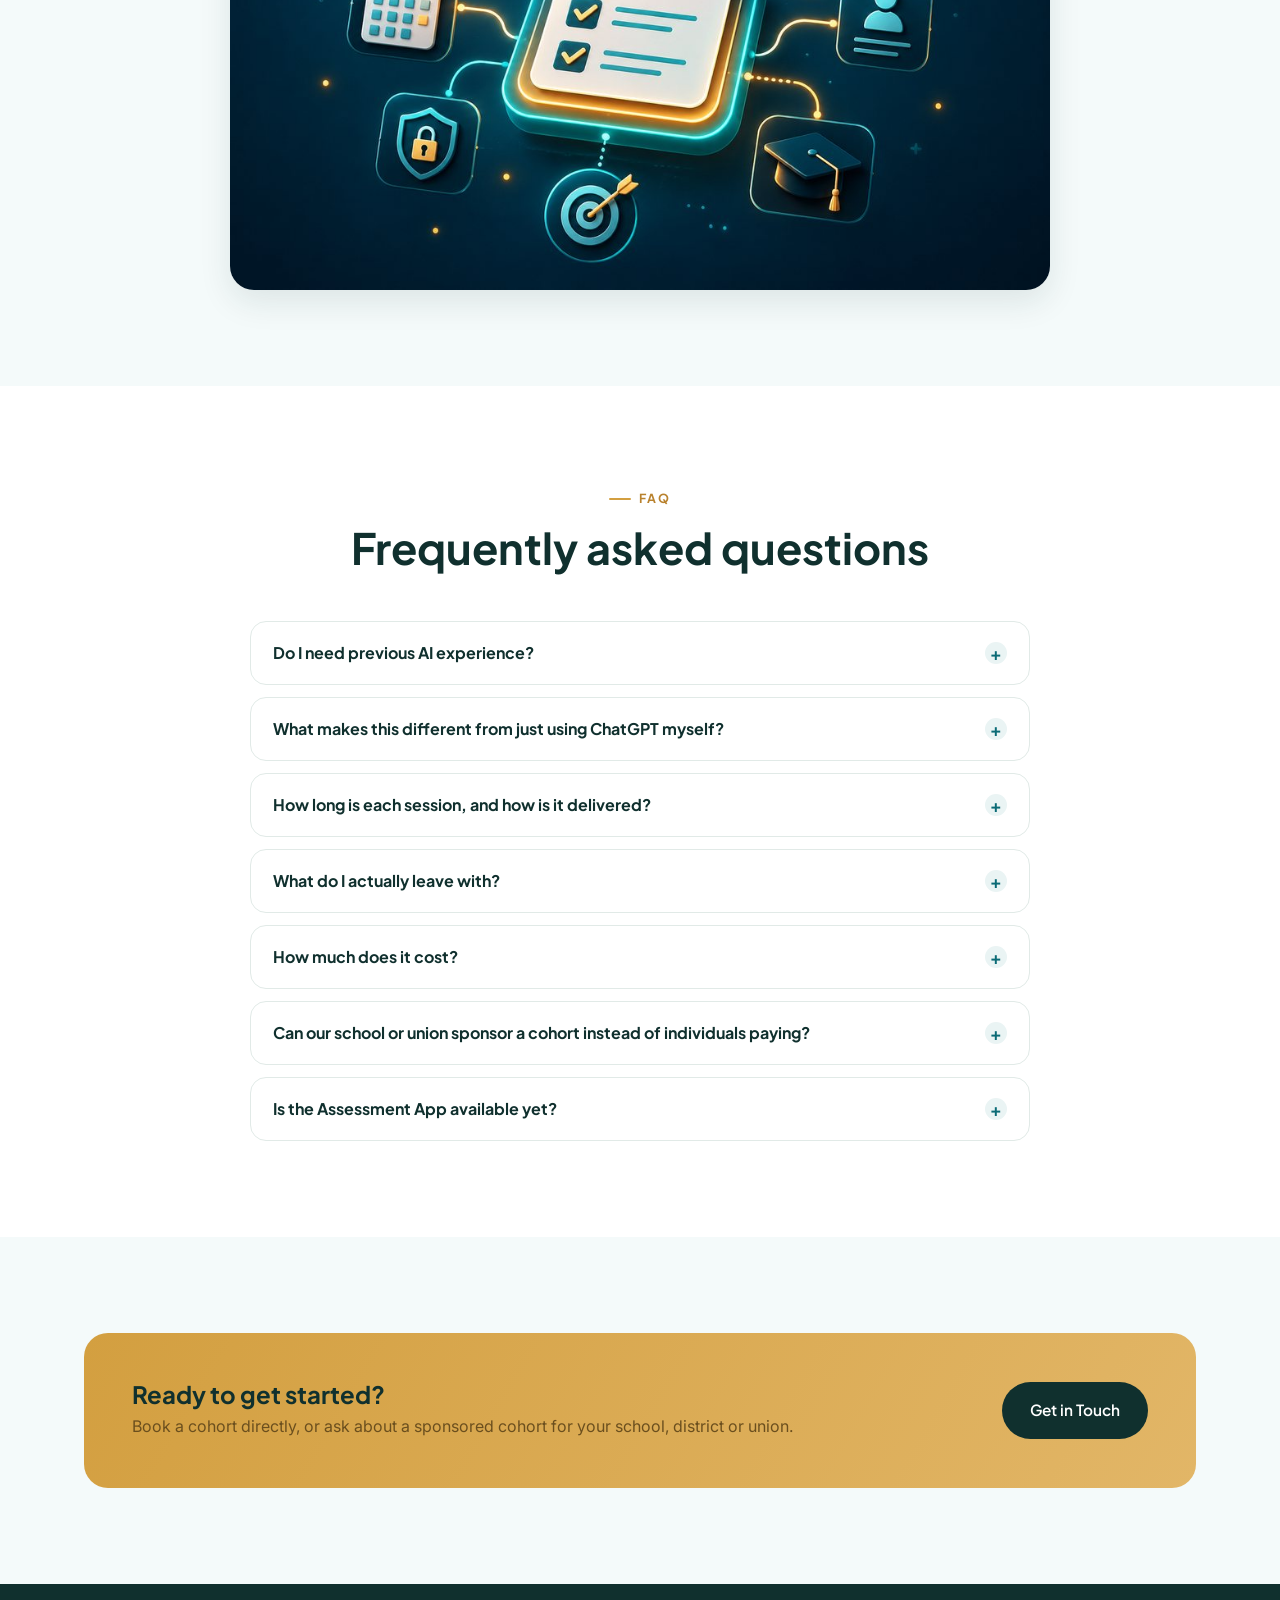
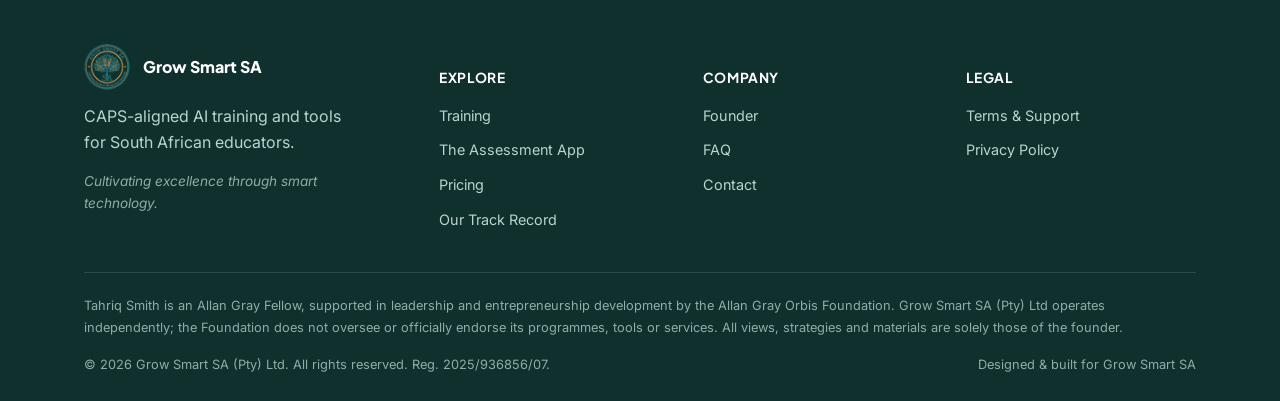
<file: pricing.html>
<!DOCTYPE html>
<html lang="en-ZA">
<head>
<meta charset="UTF-8">
<meta name="viewport" content="width=device-width, initial-scale=1.0">
<title>Pricing | Grow Smart SA</title>
<meta name="description" content="Simple, transparent pricing for Grow Smart SA training: R400 per educator per session, with sponsored cohort tiers from R10,000 to R100,000 for schools, districts and unions.">
<link rel="canonical" href="https://growsmartsa.online/pricing.html">
<link rel="icon" type="image/png" sizes="32x32" href="/images/favicon-32.png">
<link rel="icon" type="image/png" sizes="16x16" href="/images/favicon-16.png">
<link rel="apple-touch-icon" sizes="180x180" href="/images/favicon-180.png">
<link rel="preconnect" href="https://fonts.googleapis.com">
<link rel="preconnect" href="https://fonts.gstatic.com" crossorigin>
<link href="https://fonts.googleapis.com/css2?family=Inter:wght@400;500;600;700&family=Plus+Jakarta+Sans:wght@600;700;800&display=swap" rel="stylesheet">
<link rel="stylesheet" href="css/styles.css">
<noscript><style>body{opacity:1 !important;}</style></noscript>
</head>
<body>
<div class="scroll-progress" id="scrollProgress"></div>
<a class="skip-link" href="#main" style="position:absolute;left:-9999px;">Skip to content</a>

<header class="site-header" id="siteHeader">
  <div class="nav-wrap">
    <a href="index.html" class="brand"><img src="images/logo-transparent.png" alt="Grow Smart SA logo"> Grow <span class="accent">Smart</span>&nbsp;SA</a>
    <nav class="nav-links" id="navLinks">
      <a href="index.html">Home</a>
      <a href="training.html">Training</a>
      <a href="product.html">Assessment App</a>
      <a href="pricing.html" class="active">Pricing</a>
      <a href="proof.html">Proof</a>
      <a href="founder.html">Founder</a>
      <a href="contact.html">Contact</a>
    </nav>
    <div class="nav-cta">
      <a href="contact.html" class="btn btn-outline-dark btn-sm">Book Training</a>
      <button class="nav-toggle" id="navToggle" aria-label="Toggle menu" aria-expanded="false"><span></span></button>
    </div>
  </div>
</header>

<main id="main">

  <section class="page-hero">
    <div class="page-hero-blob" aria-hidden="true"></div>
    <div class="container">
      <span class="eyebrow">Pricing</span>
      <h1>Simple, transparent pricing</h1>
      <p>Priced per educator, per session. Direct school sales at a standard rate; institutional sponsorship at the same effective rate, tiered by cohort size.</p>
    </div>
    <svg class="wave-divider" viewBox="0 0 1440 56" preserveAspectRatio="none" aria-hidden="true"><path d="M0,28 C360,56 1080,0 1440,28 L1440,56 L0,56 Z" fill="var(--teal-025)"></path></svg>
  </section>

  <section class="section-pad bg-teal-050">
    <div class="container">
      <div class="rate-wrap reveal-group">
        <div class="rate-card reveal">
          <h3>Direct to school</h3>
          <div class="rate-big">R400 <small>/ educator / session</small></div>
          <p class="rate-note">Standard rate for individual educators or a school booking its own cohort directly.</p>
          <div class="rate-total">Full five-session programme: R2,000 per educator (5 &times; R400)</div>
        </div>
        <div class="rate-card case reveal">
          <h3>Proven in practice</h3>
          <p class="rate-note" style="margin-bottom:0;">A Western Cape public school negotiated a cohort rate and pre-booked a second cohort before the first even started.</p>
          <ul>
            <li>Cohort 1 <b>R200 / session</b></li>
            <li>Cohort 2 <b>R240 / session</b></li>
          </ul>
        </div>
      </div>

      <div class="partner-card reveal">
        <div>
          <span class="eyebrow">Institutional &amp; Union Partnerships</span>
          <h3 style="margin-bottom:10px;">Sponsor a fully-funded cohort for your school, district or union</h3>
          <p style="color:var(--ink-500); margin-bottom:16px;">Built directly from what schools told us: most can't fund training from an individual teacher's pocket, and prefer a whole department or staff cohort paid for by a sponsor. Sponsored tiers are available to unions, districts, foundations and companies, priced at the standard R2,000 per educator.</p>
          <a href="contact.html" class="btn btn-primary">Discuss a Partnership</a>
        </div>
        <div class="tier-row">
          <div class="tier-pill"><b>R10,000</b>5 educators &middot; 1 department</div>
          <div class="tier-pill"><b>R20,000</b>10 educators &middot; whole school</div>
          <div class="tier-pill"><b>R50,000</b>25 educators &middot; 4-school cluster</div>
          <div class="tier-pill"><b>R100,000</b>50 educators &middot; district cohort</div>
        </div>
      </div>
    </div>
  </section>

  <!-- ================= OUTCOMES IMAGE ================= -->
  <section class="section-pad bg-teal-050">
    <div class="container">
      <div class="feature-image-wrap reveal" style="max-width:820px; margin:0 auto;">
        <img class="feature-image" src="images/illustration-outcomes.jpg" alt="An abstract illustration connecting assessment quality, curriculum alignment, growth and trust.">
      </div>
    </div>
  </section>

  <!-- ================= FAQ ================= -->
  <section class="section-pad bg-white" id="faq">
    <div class="container">
      <div class="section-head center">
        <span class="eyebrow">FAQ</span>
        <h2>Frequently asked questions</h2>
      </div>
      <div class="faq-list">
        <div class="faq-item">
          <button class="faq-q">Do I need previous AI experience?<span class="plus">+</span></button>
          <div class="faq-a"><div class="faq-a-inner">Not at all. The programme is designed for educators with any level of tech experience, and walks through exactly how to use AI as a controlled drafting tool for assessments and memoranda.</div></div>
        </div>
        <div class="faq-item">
          <button class="faq-q">What makes this different from just using ChatGPT myself?<span class="plus">+</span></button>
          <div class="faq-a"><div class="faq-a-inner">Generic chatbots are fluent but not curriculum-aware, and give you no way to verify the output. Grow Smart SA's training is built around CAPS deconstruction, cognitive grids, Error-Carried-Forward marking rules and language calibration, developed with practising teachers and tested in live cohorts. Our Assessment App goes further, checking each assessment for marks totals, cognitive-level spread and duplicates before a teacher sees it.</div></div>
        </div>
        <div class="faq-item">
          <button class="faq-q">How long is each session, and how is it delivered?<span class="plus">+</span></button>
          <div class="faq-a"><div class="faq-a-inner">Five sessions, two hours each, ten contact hours in total. Delivered online via Google Meet and Google Classroom, or in person at your school on request.</div></div>
        </div>
        <div class="faq-item">
          <button class="faq-q">What do I actually leave with?<span class="plus">+</span></button>
          <div class="faq-a"><div class="faq-a-inner">An editable, pre-moderation-ready assessment package: a question paper, a marking guideline and a cognitive-level grid, plus a certificate of completion for your CPD portfolio and PoE evidence.</div></div>
        </div>
        <div class="faq-item">
          <button class="faq-q">How much does it cost?<span class="plus">+</span></button>
          <div class="faq-a"><div class="faq-a-inner">The standard rate is R400 per educator per session (R2,000 for the full five-session programme). Sponsored cohorts through a school, district or union are priced at the same R2,000 per educator, from R10,000 for a 5-educator department pilot up to R100,000 for a 50-educator district cohort. Get in touch and we'll structure one for your context.</div></div>
        </div>
        <div class="faq-item">
          <button class="faq-q">Can our school or union sponsor a cohort instead of individuals paying?<span class="plus">+</span></button>
          <div class="faq-a"><div class="faq-a-inner">Yes. Schools, unions, districts, foundations and companies can book or sponsor a cohort. One of our school partners booked its cohorts directly.</div></div>
        </div>
        <div class="faq-item">
          <button class="faq-q">Is the Assessment App available yet?<span class="plus">+</span></button>
          <div class="faq-a"><div class="faq-a-inner">Not yet. A working prototype exists and we are developing a school edition. Mathematics is the first school subject we plan to pilot on it, with practising teachers. Join the waitlist through the contact form and we'll let you know as soon as it's ready.</div></div>
        </div>
      </div>
    </div>
  </section>

  <!-- ================= CTA ================= -->
  <section class="section-pad bg-teal-050">
    <div class="container">
      <div class="cta-banner reveal">
        <div>
          <h3>Ready to get started?</h3>
          <p>Book a cohort directly, or ask about a sponsored cohort for your school, district or union.</p>
        </div>
        <a href="contact.html" class="btn" style="background:var(--ink-900); color:var(--white);">Get in Touch</a>
      </div>
    </div>
  </section>

</main>

<footer class="site-footer">
  <div class="container">
    <div class="footer-grid">
      <div>
        <div class="footer-brand"><img src="images/logo-transparent.png" alt="Grow Smart SA logo"><span>Grow Smart SA</span></div>
        <p style="max-width:280px;">CAPS-aligned AI training and tools for South African educators.</p>
        <p style="max-width:280px; font-style:italic; font-size:0.85rem; color:#8FADA8;">Cultivating excellence through smart technology.</p>
      </div>
      <div>
        <h5>Explore</h5>
        <ul>
          <li><a href="training.html">Training</a></li>
          <li><a href="product.html">The Assessment App</a></li>
          <li><a href="pricing.html">Pricing</a></li>
          <li><a href="proof.html">Our Track Record</a></li>
        </ul>
      </div>
      <div>
        <h5>Company</h5>
        <ul>
          <li><a href="founder.html">Founder</a></li>
          <li><a href="pricing.html#faq">FAQ</a></li>
          <li><a href="contact.html">Contact</a></li>
        </ul>
      </div>
      <div>
        <h5>Legal</h5>
        <ul>
          <li><a href="terms.html">Terms &amp; Support</a></li>
          <li><a href="privacy.html">Privacy Policy</a></li>
        </ul>
      </div>
    </div>
    <div class="footer-legal">
      Tahriq Smith is an Allan Gray Fellow, supported in leadership and entrepreneurship development by the Allan Gray Orbis Foundation. Grow Smart SA (Pty) Ltd operates independently; the Foundation does not oversee or officially endorse its programmes, tools or services. All views, strategies and materials are solely those of the founder.
    </div>
    <div class="footer-bottom">
      <span>&copy; <span id="year"></span> Grow Smart SA (Pty) Ltd. All rights reserved. Reg. 2025/936856/07.</span>
      <span>Designed &amp; built for Grow Smart SA</span>
    </div>
  </div>
</footer>

<button class="to-top" id="toTop" aria-label="Back to top"><svg width="20" height="20" viewBox="0 0 24 24" fill="none" stroke="currentColor" stroke-width="2" stroke-linecap="round" stroke-linejoin="round" aria-hidden="true" ><line x1="12" y1="19" x2="12" y2="5"></line><polyline points="5 12 12 5 19 12"></polyline></svg></button>

<script src="js/main.js"></script>
</body>
</html>
</file>
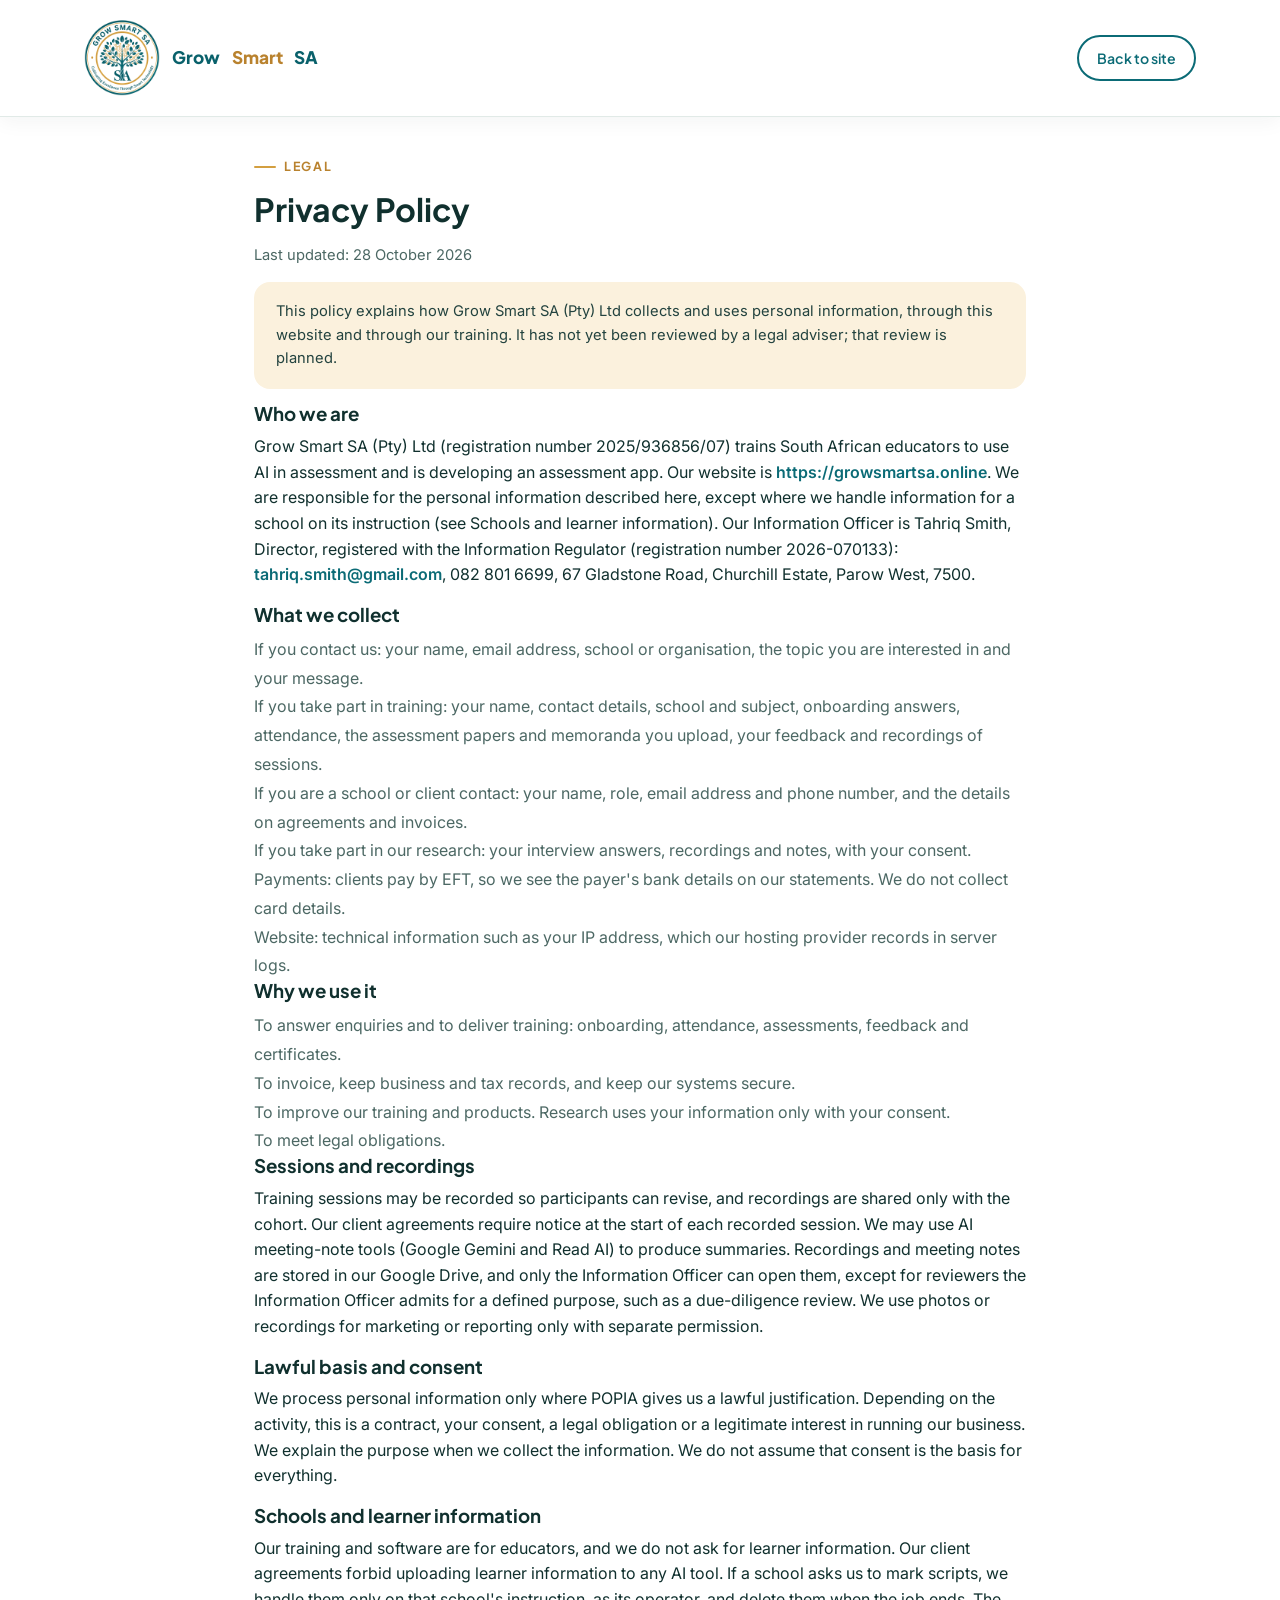
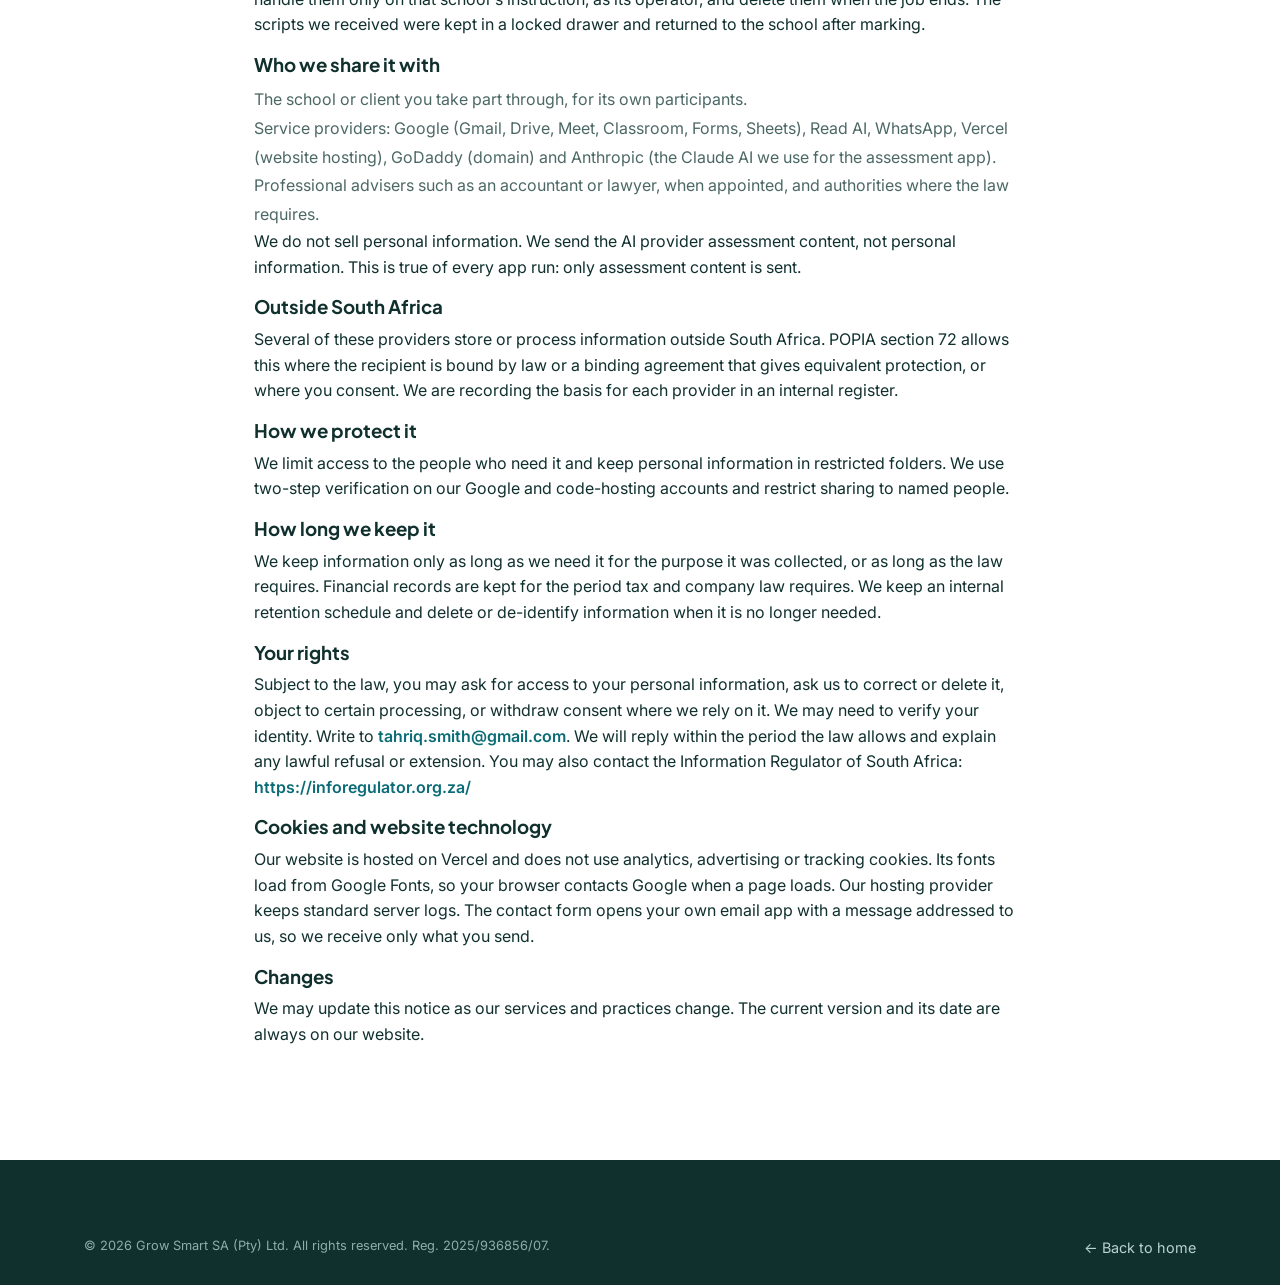
<file: privacy.html>
<!DOCTYPE html>
<html lang="en-ZA">
<head>
<meta charset="UTF-8">
<meta name="viewport" content="width=device-width, initial-scale=1.0">
<title>Privacy Policy | Grow Smart SA</title>
<meta name="robots" content="noindex">
<link rel="icon" type="image/png" sizes="32x32" href="images/favicon-32.png">
<link href="https://fonts.googleapis.com/css2?family=Inter:wght@400;500;600;700&family=Plus+Jakarta+Sans:wght@600;700;800&display=swap" rel="stylesheet">
<link rel="stylesheet" href="css/styles.css">
<noscript><style>body{opacity:1 !important;}</style></noscript>
</head>
<body>
<header class="site-header scrolled">
  <div class="nav-wrap">
    <a href="index.html" class="brand"><img src="images/logo-transparent.png" alt="Grow Smart SA logo"> Grow <span class="accent">Smart</span>&nbsp;SA</a>
    <a href="index.html" class="btn btn-outline-dark btn-sm">Back to site</a>
  </div>
</header>
<main class="section-pad" style="padding-top:150px; max-width:820px; margin:0 auto;">
  <div class="container">
    <span class="eyebrow">Legal</span>
    <h1 style="font-size:2rem;">Privacy Policy</h1>
    <p style="color:var(--ink-500); font-size:0.92rem;">Last updated: 28 October 2026</p>
    <p style="background:var(--gold-100); border-radius:var(--radius-md); padding:18px 22px; color:var(--ink-700); font-size:0.92rem;">
      This policy explains how Grow Smart SA (Pty) Ltd collects and uses personal information, through this website and through our training. It has not yet been reviewed by a legal adviser; that review is planned.
    </p>

    <h3>Who we are</h3>
    <p>Grow Smart SA (Pty) Ltd (registration number 2025/936856/07) trains South African educators to use AI in assessment and is developing an assessment app. Our website is <a href="https://growsmartsa.online" style="color:var(--teal-800); font-weight:600;">https://growsmartsa.online</a>. We are responsible for the personal information described here, except where we handle information for a school on its instruction (see Schools and learner information). Our Information Officer is Tahriq Smith, Director, registered with the Information Regulator (registration number 2026-070133): <a href="mailto:tahriq.smith@gmail.com" style="color:var(--teal-800); font-weight:600;">tahriq.smith@gmail.com</a>, 082 801 6699, 67 Gladstone Road, Churchill Estate, Parow West, 7500.</p>
    <h3>What we collect</h3>
    <ul style="color:var(--ink-500); line-height:1.8;">
      <li>If you contact us: your name, email address, school or organisation, the topic you are interested in and your message.</li>
      <li>If you take part in training: your name, contact details, school and subject, onboarding answers, attendance, the assessment papers and memoranda you upload, your feedback and recordings of sessions.</li>
      <li>If you are a school or client contact: your name, role, email address and phone number, and the details on agreements and invoices.</li>
      <li>If you take part in our research: your interview answers, recordings and notes, with your consent.</li>
      <li>Payments: clients pay by EFT, so we see the payer&#x27;s bank details on our statements. We do not collect card details.</li>
      <li>Website: technical information such as your IP address, which our hosting provider records in server logs.</li>
    </ul>
    <h3>Why we use it</h3>
    <ul style="color:var(--ink-500); line-height:1.8;">
      <li>To answer enquiries and to deliver training: onboarding, attendance, assessments, feedback and certificates.</li>
      <li>To invoice, keep business and tax records, and keep our systems secure.</li>
      <li>To improve our training and products. Research uses your information only with your consent.</li>
      <li>To meet legal obligations.</li>
    </ul>
    <h3>Sessions and recordings</h3>
    <p>Training sessions may be recorded so participants can revise, and recordings are shared only with the cohort. Our client agreements require notice at the start of each recorded session. We may use AI meeting-note tools (Google Gemini and Read AI) to produce summaries. Recordings and meeting notes are stored in our Google Drive, and only the Information Officer can open them, except for reviewers the Information Officer admits for a defined purpose, such as a due-diligence review. We use photos or recordings for marketing or reporting only with separate permission.</p>
    <h3>Lawful basis and consent</h3>
    <p>We process personal information only where POPIA gives us a lawful justification. Depending on the activity, this is a contract, your consent, a legal obligation or a legitimate interest in running our business. We explain the purpose when we collect the information. We do not assume that consent is the basis for everything.</p>
    <h3>Schools and learner information</h3>
    <p>Our training and software are for educators, and we do not ask for learner information. Our client agreements forbid uploading learner information to any AI tool. If a school asks us to mark scripts, we handle them only on that school&#x27;s instruction, as its operator, and delete them when the job ends. The scripts we received were kept in a locked drawer and returned to the school after marking.</p>
    <h3>Who we share it with</h3>
    <ul style="color:var(--ink-500); line-height:1.8;">
      <li>The school or client you take part through, for its own participants.</li>
      <li>Service providers: Google (Gmail, Drive, Meet, Classroom, Forms, Sheets), Read AI, WhatsApp, Vercel (website hosting), GoDaddy (domain) and Anthropic (the Claude AI we use for the assessment app).</li>
      <li>Professional advisers such as an accountant or lawyer, when appointed, and authorities where the law requires.</li>
    </ul>
    <p>We do not sell personal information. We send the AI provider assessment content, not personal information. This is true of every app run: only assessment content is sent.</p>
    <h3>Outside South Africa</h3>
    <p>Several of these providers store or process information outside South Africa. POPIA section 72 allows this where the recipient is bound by law or a binding agreement that gives equivalent protection, or where you consent. We are recording the basis for each provider in an internal register.</p>
    <h3>How we protect it</h3>
    <p>We limit access to the people who need it and keep personal information in restricted folders. We use two-step verification on our Google and code-hosting accounts and restrict sharing to named people.</p>
    <h3>How long we keep it</h3>
    <p>We keep information only as long as we need it for the purpose it was collected, or as long as the law requires. Financial records are kept for the period tax and company law requires. We keep an internal retention schedule and delete or de-identify information when it is no longer needed.</p>
    <h3>Your rights</h3>
    <p>Subject to the law, you may ask for access to your personal information, ask us to correct or delete it, object to certain processing, or withdraw consent where we rely on it. We may need to verify your identity. Write to <a href="mailto:tahriq.smith@gmail.com" style="color:var(--teal-800); font-weight:600;">tahriq.smith@gmail.com</a>. We will reply within the period the law allows and explain any lawful refusal or extension. You may also contact the Information Regulator of South Africa: <a href="https://inforegulator.org.za/" style="color:var(--teal-800); font-weight:600;">https://inforegulator.org.za/</a></p>
    <h3>Cookies and website technology</h3>
    <p>Our website is hosted on Vercel and does not use analytics, advertising or tracking cookies. Its fonts load from Google Fonts, so your browser contacts Google when a page loads. Our hosting provider keeps standard server logs. The contact form opens your own email app with a message addressed to us, so we receive only what you send.</p>
    <h3>Changes</h3>
    <p>We may update this notice as our services and practices change. The current version and its date are always on our website.</p>
  </div>
</main>
<footer class="site-footer">
  <div class="container footer-bottom">
    <span>&copy; <span id="year"></span> Grow Smart SA (Pty) Ltd. All rights reserved. Reg. 2025/936856/07.</span>
    <a href="index.html" style="color:#B9D3CF;">&larr; Back to home</a>
  </div>
</footer>
<script src="js/main.js"></script>
</body>
</html>
</file>
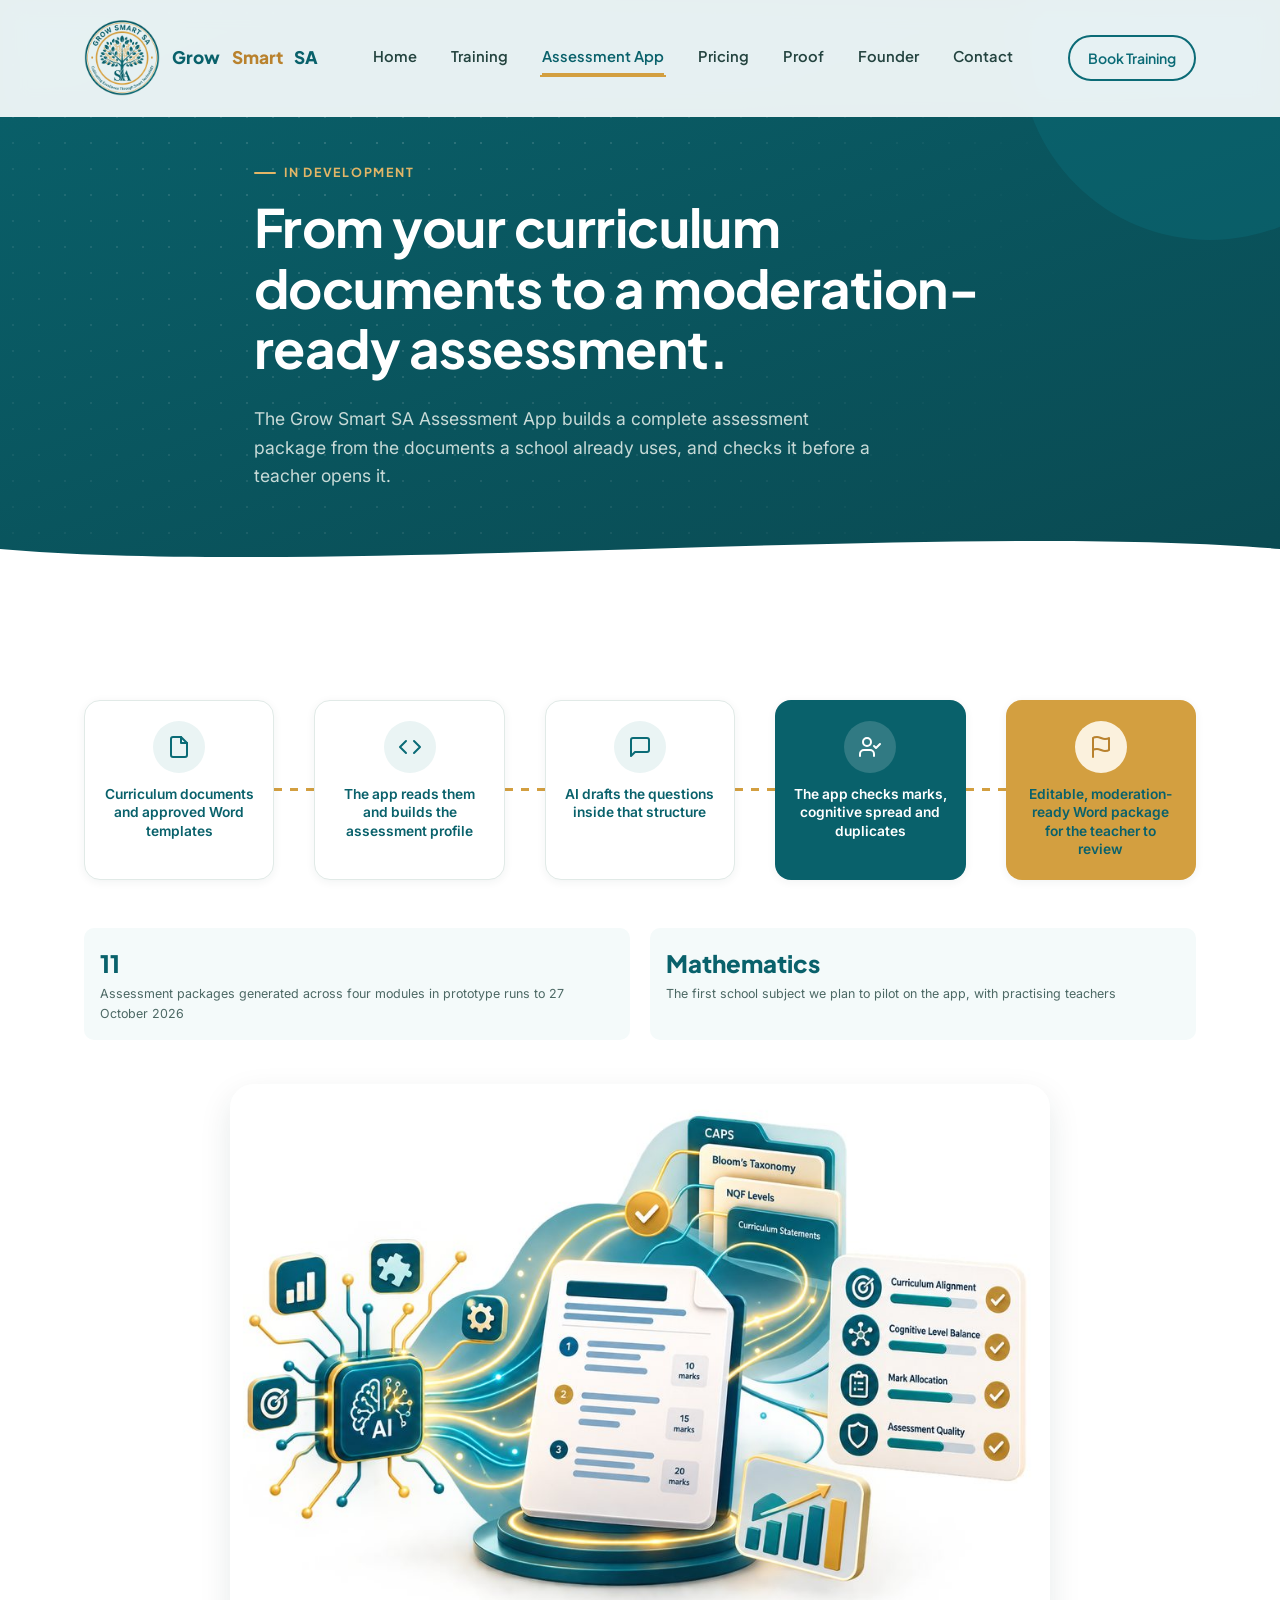
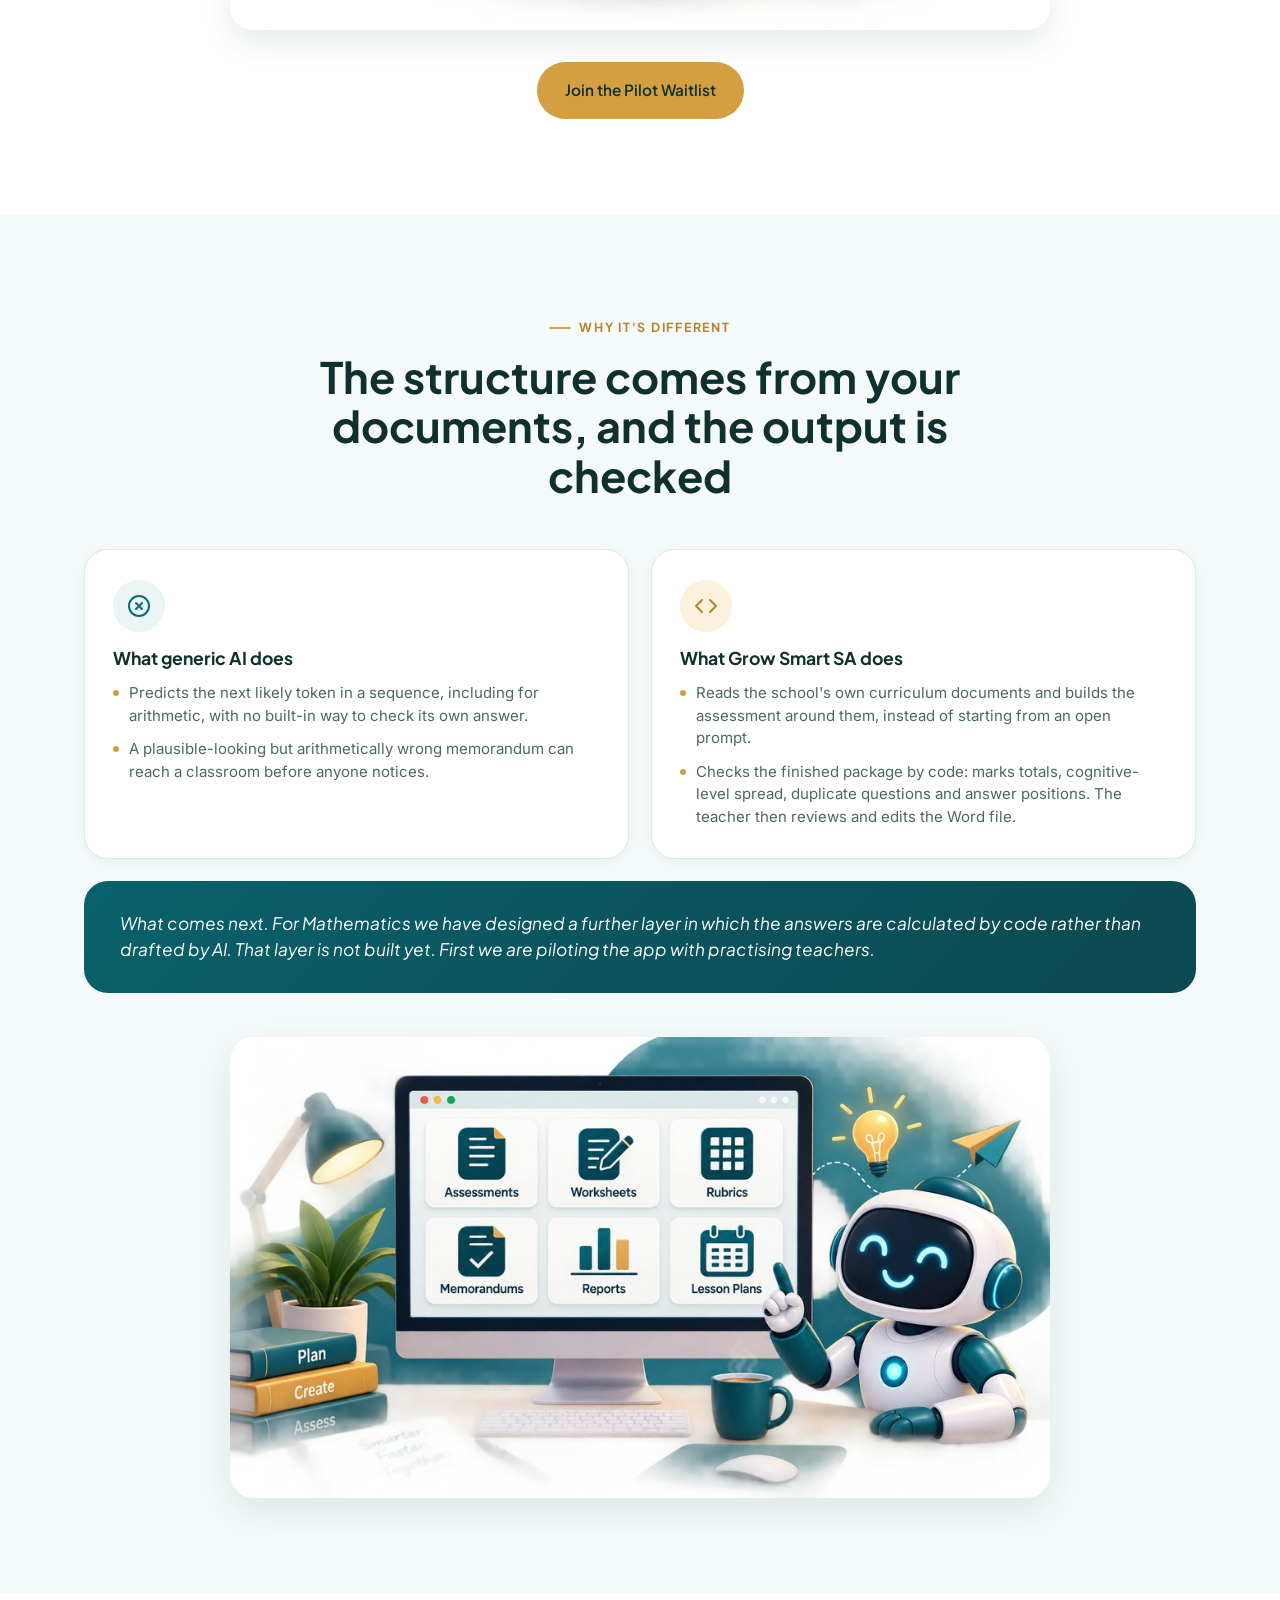
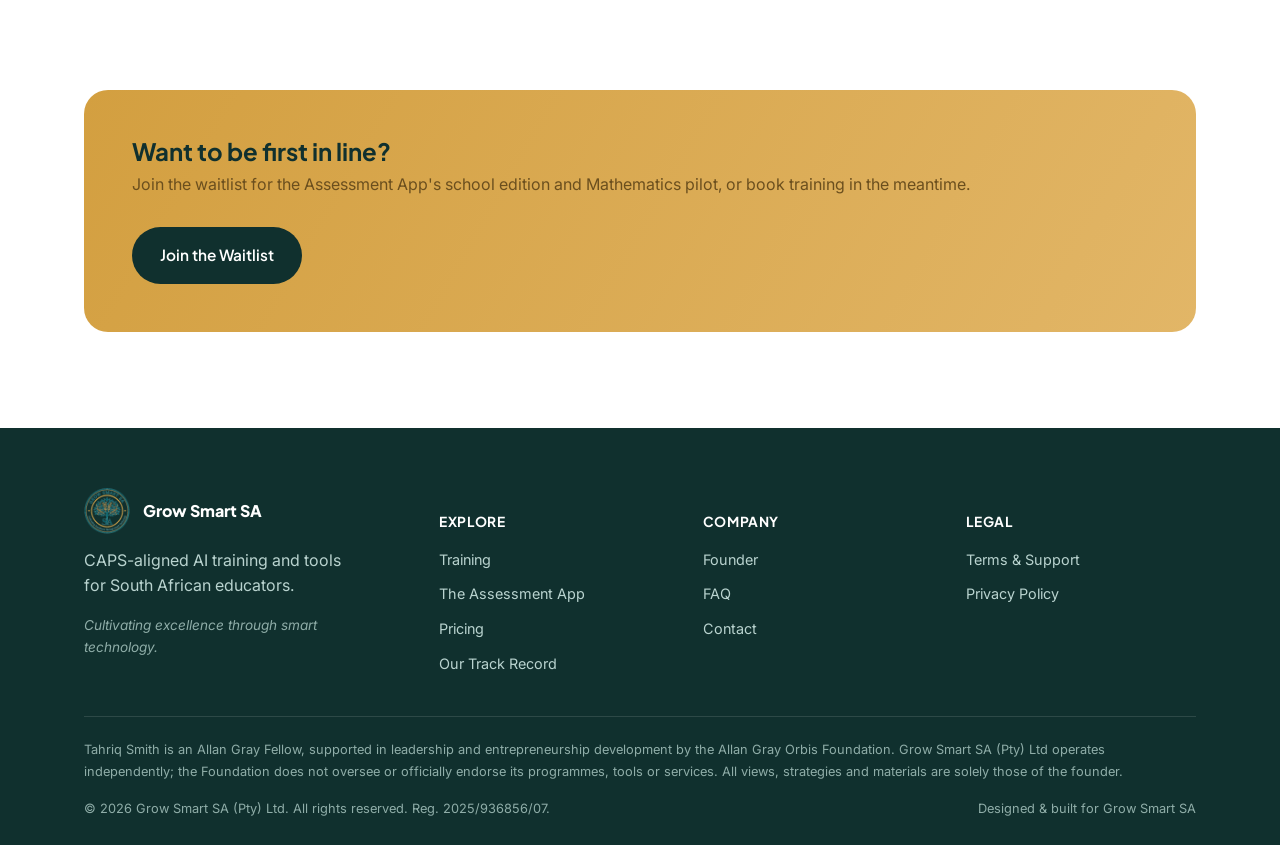
<file: product.html>
<!DOCTYPE html>
<html lang="en-ZA">
<head>
<meta charset="UTF-8">
<meta name="viewport" content="width=device-width, initial-scale=1.0">
<title>The Assessment App | Grow Smart SA</title>
<meta name="description" content="The Grow Smart SA Assessment App turns a school's own curriculum documents into editable, moderation-ready assessment packages. A working prototype exists; the school edition and a Mathematics pilot are in development.">
<link rel="canonical" href="https://growsmartsa.online/product.html">
<link rel="icon" type="image/png" sizes="32x32" href="/images/favicon-32.png">
<link rel="icon" type="image/png" sizes="16x16" href="/images/favicon-16.png">
<link rel="apple-touch-icon" sizes="180x180" href="/images/favicon-180.png">
<link rel="preconnect" href="https://fonts.googleapis.com">
<link rel="preconnect" href="https://fonts.gstatic.com" crossorigin>
<link href="https://fonts.googleapis.com/css2?family=Inter:wght@400;500;600;700&family=Plus+Jakarta+Sans:wght@600;700;800&display=swap" rel="stylesheet">
<link rel="stylesheet" href="css/styles.css">
<noscript><style>body{opacity:1 !important;}</style></noscript>
</head>
<body>
<div class="scroll-progress" id="scrollProgress"></div>
<a class="skip-link" href="#main" style="position:absolute;left:-9999px;">Skip to content</a>

<header class="site-header" id="siteHeader">
  <div class="nav-wrap">
    <a href="index.html" class="brand"><img src="images/logo-transparent.png" alt="Grow Smart SA logo"> Grow <span class="accent">Smart</span>&nbsp;SA</a>
    <nav class="nav-links" id="navLinks">
      <a href="index.html">Home</a>
      <a href="training.html">Training</a>
      <a href="product.html" class="active">Assessment App</a>
      <a href="pricing.html">Pricing</a>
      <a href="proof.html">Proof</a>
      <a href="founder.html">Founder</a>
      <a href="contact.html">Contact</a>
    </nav>
    <div class="nav-cta">
      <a href="contact.html" class="btn btn-outline-dark btn-sm">Book Training</a>
      <button class="nav-toggle" id="navToggle" aria-label="Toggle menu" aria-expanded="false"><span></span></button>
    </div>
  </div>
</header>

<main id="main">

  <section class="page-hero on-dark">
    <div class="tech-grid-bg" aria-hidden="true"></div>
    <div class="page-hero-blob" aria-hidden="true"></div>
    <div class="container" style="max-width:820px;">
      <span class="eyebrow" style="color:var(--gold-400);">In development</span>
      <h1 style="color:var(--white);">From your curriculum documents to a moderation-ready assessment.</h1>
      <p style="color:#C7DAD7;">The Grow Smart SA Assessment App builds a complete assessment package from the documents a school already uses, and checks it before a teacher opens it.</p>
    </div>
    <svg class="wave-divider" viewBox="0 0 1440 56" preserveAspectRatio="none" aria-hidden="true"><path d="M0,28 C360,56 1080,0 1440,28 L1440,56 L0,56 Z" fill="var(--white)"></path></svg>
  </section>

  <!-- ================= PIPELINE ================= -->
  <section class="section-pad bg-white">
    <div class="container">
      <div class="pipeline-flow reveal-group">
        <div class="pf-step reveal">
          <div class="icon-badge"><svg width="22" height="22" viewBox="0 0 24 24" fill="none" stroke="currentColor" stroke-width="2" stroke-linecap="round" stroke-linejoin="round" aria-hidden="true" ><path d="M14 2H6a2 2 0 0 0-2 2v16a2 2 0 0 0 2 2h12a2 2 0 0 0 2-2V8Z"></path><polyline points="14 2 14 8 20 8"></polyline></svg></div>
          <p>Curriculum documents and approved Word templates</p>
        </div>
        <div class="flow-line" aria-hidden="true"></div>
        <div class="pf-step reveal">
          <div class="icon-badge"><svg width="22" height="22" viewBox="0 0 24 24" fill="none" stroke="currentColor" stroke-width="2" stroke-linecap="round" stroke-linejoin="round" aria-hidden="true" ><polyline points="16 18 22 12 16 6"></polyline><polyline points="8 6 2 12 8 18"></polyline></svg></div>
          <p>The app reads them and builds the assessment profile</p>
        </div>
        <div class="flow-line" aria-hidden="true"></div>
        <div class="pf-step reveal">
          <div class="icon-badge"><svg width="22" height="22" viewBox="0 0 24 24" fill="none" stroke="currentColor" stroke-width="2" stroke-linecap="round" stroke-linejoin="round" aria-hidden="true" ><path d="M21 15a2 2 0 0 1-2 2H7l-4 4V5a2 2 0 0 1 2-2h14a2 2 0 0 1 2 2z"></path></svg></div>
          <p>AI drafts the questions inside that structure</p>
        </div>
        <div class="flow-line" aria-hidden="true"></div>
        <div class="pf-step accent reveal">
          <div class="icon-badge" style="background:rgba(255,255,255,0.16); color:#fff;"><svg width="22" height="22" viewBox="0 0 24 24" fill="none" stroke="currentColor" stroke-width="2" stroke-linecap="round" stroke-linejoin="round" aria-hidden="true" ><path d="M16 21v-2a4 4 0 0 0-4-4H6a4 4 0 0 0-4 4v2"></path><circle cx="9" cy="7" r="4"></circle><polyline points="16 11 18 13 22 9"></polyline></svg></div>
          <p>The app checks marks, cognitive spread and duplicates</p>
        </div>
        <div class="flow-line" aria-hidden="true"></div>
        <div class="pf-step gold reveal">
          <div class="icon-badge gold"><svg width="22" height="22" viewBox="0 0 24 24" fill="none" stroke="currentColor" stroke-width="2" stroke-linecap="round" stroke-linejoin="round" aria-hidden="true" ><path d="M4 15s1-1 4-1 5 2 8 2 4-1 4-1V3s-1 1-4 1-5-2-8-2-4 1-4 1z"></path><line x1="4" y1="22" x2="4" y2="15"></line></svg></div>
          <p>Editable, moderation-ready Word package for the teacher to review</p>
        </div>
      </div>

      <div class="hero-points reveal-group" style="grid-template-columns: 1fr 1fr; max-width:none; margin-top:48px; gap:20px;">
        <div class="hero-stat reveal"><div class="num" data-count="12">12</div><div class="lbl">Assessment packages generated across four modules in prototype runs to 27 October 2026</div></div>
        <div class="hero-stat reveal"><div class="num">Mathematics</div><div class="lbl">The first school subject we plan to pilot on the app, with practising teachers</div></div>
      </div>
      <div class="feature-image-wrap reveal" style="max-width:820px; margin:44px auto 0;">
        <img class="feature-image" src="images/illustration-caps-verification.jpg" alt="A CAPS-aligned assessment paper being checked against curriculum, cognitive-level and mark-allocation requirements.">
      </div>
      <div class="text-center mt-32">
        <a href="contact.html" class="btn btn-primary">Join the Pilot Waitlist</a>
      </div>
    </div>
  </section>

  <!-- ================= WHY IT MATTERS ================= -->
  <section class="section-pad bg-teal-050">
    <div class="container">
      <div class="section-head center">
        <span class="eyebrow">Why It's Different</span>
        <h2>The structure comes from your documents, and the output is checked</h2>
      </div>
      <div class="reason-grid reveal-group">
        <div class="reason-card reveal">
          <div class="icon-badge"><svg width="24" height="24" viewBox="0 0 24 24" fill="none" stroke="currentColor" stroke-width="2" stroke-linecap="round" stroke-linejoin="round" aria-hidden="true" ><circle cx="12" cy="12" r="10"></circle><line x1="15" y1="9" x2="9" y2="15"></line><line x1="9" y1="9" x2="15" y2="15"></line></svg></div>
          <h3>What generic AI does</h3>
          <ul>
            <li>Predicts the next likely token in a sequence, including for arithmetic, with no built-in way to check its own answer.</li>
            <li>A plausible-looking but arithmetically wrong memorandum can reach a classroom before anyone notices.</li>
          </ul>
        </div>
        <div class="reason-card reveal">
          <div class="icon-badge gold"><svg width="24" height="24" viewBox="0 0 24 24" fill="none" stroke="currentColor" stroke-width="2" stroke-linecap="round" stroke-linejoin="round" aria-hidden="true" ><polyline points="16 18 22 12 16 6"></polyline><polyline points="8 6 2 12 8 18"></polyline></svg></div>
          <h3>What Grow Smart SA does</h3>
          <ul>
            <li>Reads the school's own curriculum documents and builds the assessment around them, instead of starting from an open prompt.</li>
            <li>Checks the finished package by code: marks totals, cognitive-level spread, duplicate questions and answer positions. The teacher then reviews and edits the Word file.</li>
          </ul>
        </div>
      </div>
      <div class="reason-banner reveal">What comes next. For Mathematics we have designed a further layer in which the answers are calculated by code rather than drafted by AI. That layer is not built yet. First we are piloting the app with practising teachers.</div>
      <div class="feature-image-wrap reveal" style="max-width:820px; margin:44px auto 0;">
        <img class="feature-image" src="images/illustration-ai-tool.jpg" alt="A friendly assistant interface showing assessment, worksheet, rubric, memorandum and lesson-plan tools on screen.">
      </div>
    </div>
  </section>

  <!-- ================= CTA ================= -->
  <section class="section-pad bg-white">
    <div class="container">
      <div class="cta-banner reveal">
        <div>
          <h3>Want to be first in line?</h3>
          <p>Join the waitlist for the Assessment App's school edition and Mathematics pilot, or book training in the meantime.</p>
        </div>
        <a href="contact.html" class="btn" style="background:var(--ink-900); color:var(--white);">Join the Waitlist</a>
      </div>
    </div>
  </section>

</main>

<footer class="site-footer">
  <div class="container">
    <div class="footer-grid">
      <div>
        <div class="footer-brand"><img src="images/logo-transparent.png" alt="Grow Smart SA logo"><span>Grow Smart SA</span></div>
        <p style="max-width:280px;">CAPS-aligned AI training and tools for South African educators.</p>
        <p style="max-width:280px; font-style:italic; font-size:0.85rem; color:#8FADA8;">Cultivating excellence through smart technology.</p>
      </div>
      <div>
        <h5>Explore</h5>
        <ul>
          <li><a href="training.html">Training</a></li>
          <li><a href="product.html">The Assessment App</a></li>
          <li><a href="pricing.html">Pricing</a></li>
          <li><a href="proof.html">Our Track Record</a></li>
        </ul>
      </div>
      <div>
        <h5>Company</h5>
        <ul>
          <li><a href="founder.html">Founder</a></li>
          <li><a href="pricing.html#faq">FAQ</a></li>
          <li><a href="contact.html">Contact</a></li>
        </ul>
      </div>
      <div>
        <h5>Legal</h5>
        <ul>
          <li><a href="terms.html">Terms &amp; Support</a></li>
          <li><a href="privacy.html">Privacy Policy</a></li>
        </ul>
      </div>
    </div>
    <div class="footer-legal">
      Tahriq Smith is an Allan Gray Fellow, supported in leadership and entrepreneurship development by the Allan Gray Orbis Foundation. Grow Smart SA (Pty) Ltd operates independently; the Foundation does not oversee or officially endorse its programmes, tools or services. All views, strategies and materials are solely those of the founder.
    </div>
    <div class="footer-bottom">
      <span>&copy; <span id="year"></span> Grow Smart SA (Pty) Ltd. All rights reserved. Reg. 2025/936856/07.</span>
      <span>Designed &amp; built for Grow Smart SA</span>
    </div>
  </div>
</footer>

<button class="to-top" id="toTop" aria-label="Back to top"><svg width="20" height="20" viewBox="0 0 24 24" fill="none" stroke="currentColor" stroke-width="2" stroke-linecap="round" stroke-linejoin="round" aria-hidden="true" ><line x1="12" y1="19" x2="12" y2="5"></line><polyline points="5 12 12 5 19 12"></polyline></svg></button>

<script src="js/main.js"></script>
</body>
</html>
</file>
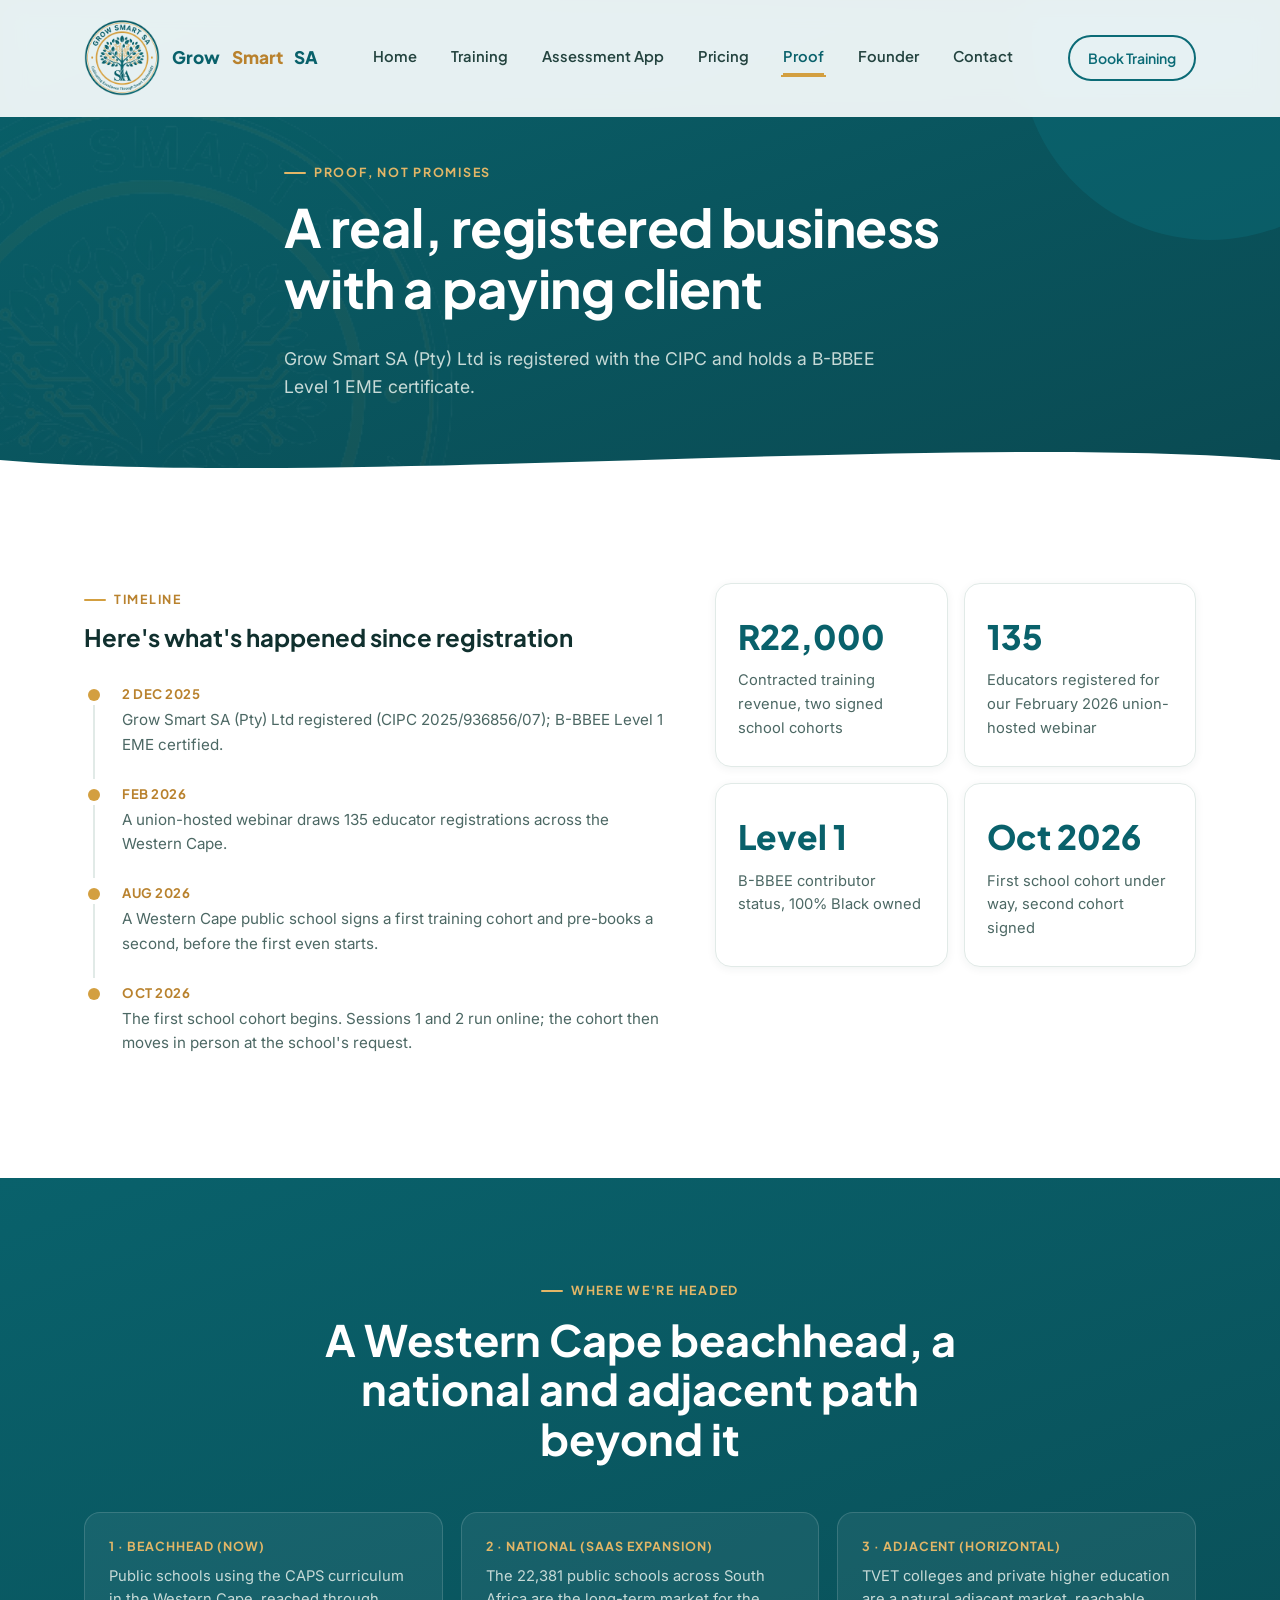
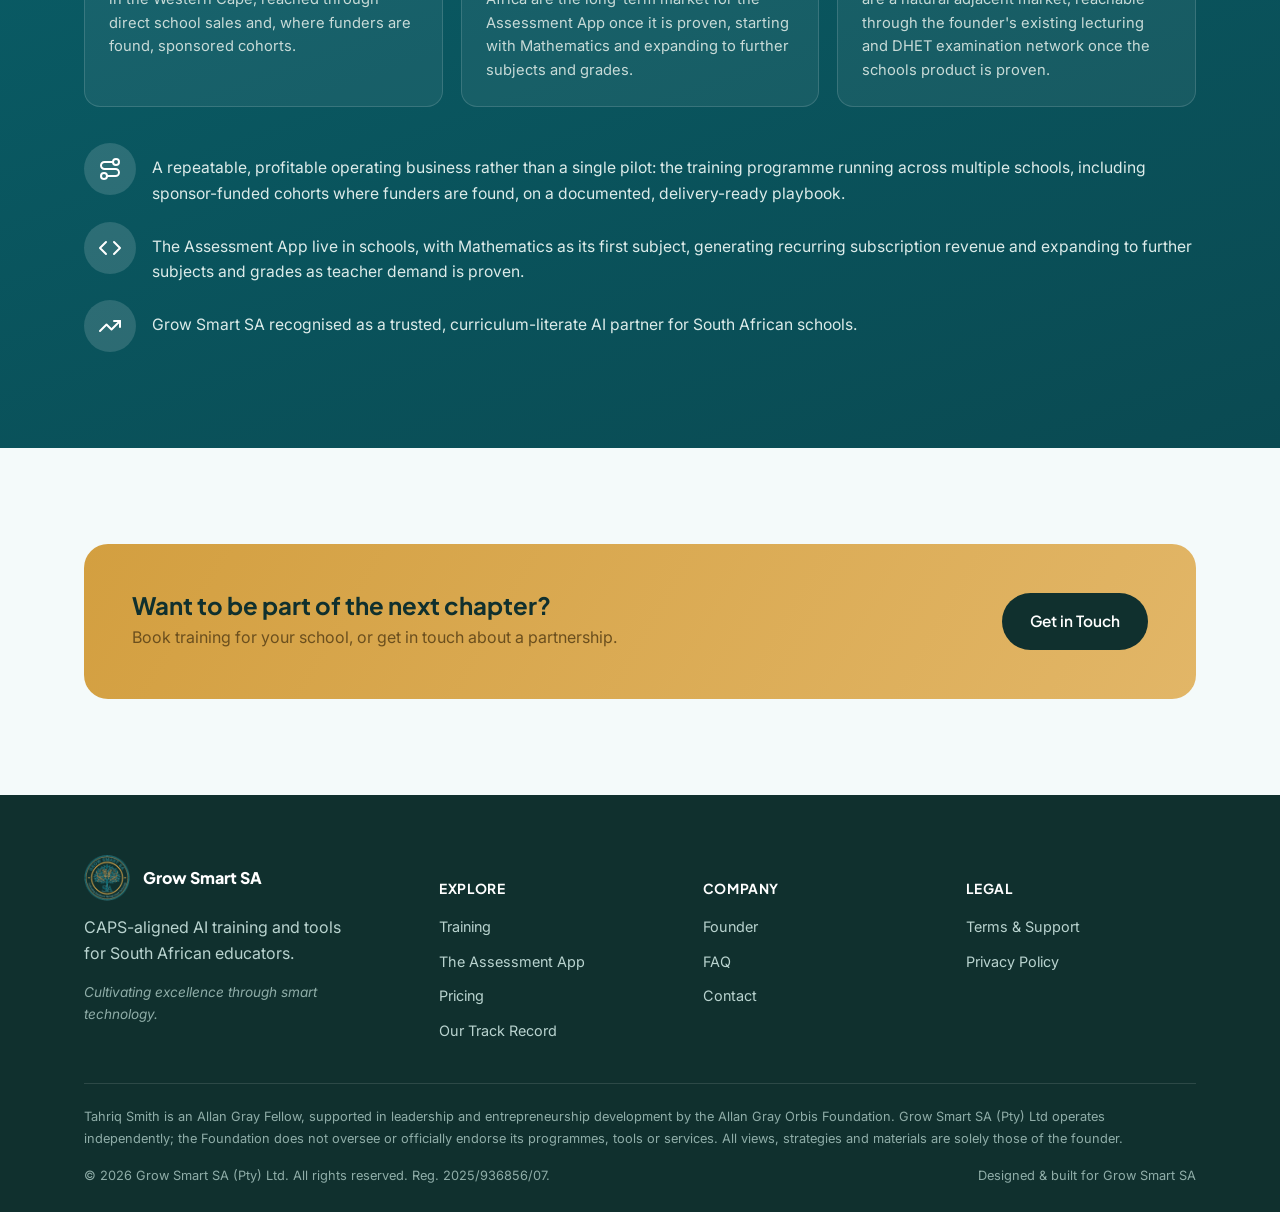
<file: proof.html>
<!DOCTYPE html>
<html lang="en-ZA">
<head>
<meta charset="UTF-8">
<meta name="viewport" content="width=device-width, initial-scale=1.0">
<title>Proof &amp; Track Record | Grow Smart SA</title>
<meta name="description" content="Grow Smart SA (Pty) Ltd is a registered, B-BBEE Level 1 business with a signed school client and a union-hosted webinar audience of 135 educators. See the traction and where the business is headed.">
<link rel="canonical" href="https://growsmartsa.online/proof.html">
<link rel="icon" type="image/png" sizes="32x32" href="/images/favicon-32.png">
<link rel="icon" type="image/png" sizes="16x16" href="/images/favicon-16.png">
<link rel="apple-touch-icon" sizes="180x180" href="/images/favicon-180.png">
<link rel="preconnect" href="https://fonts.googleapis.com">
<link rel="preconnect" href="https://fonts.gstatic.com" crossorigin>
<link href="https://fonts.googleapis.com/css2?family=Inter:wght@400;500;600;700&family=Plus+Jakarta+Sans:wght@600;700;800&display=swap" rel="stylesheet">
<link rel="stylesheet" href="css/styles.css">
<noscript><style>body{opacity:1 !important;}</style></noscript>
</head>
<body>
<div class="scroll-progress" id="scrollProgress"></div>
<a class="skip-link" href="#main" style="position:absolute;left:-9999px;">Skip to content</a>

<header class="site-header" id="siteHeader">
  <div class="nav-wrap">
    <a href="index.html" class="brand"><img src="images/logo-transparent.png" alt="Grow Smart SA logo"> Grow <span class="accent">Smart</span>&nbsp;SA</a>
    <nav class="nav-links" id="navLinks">
      <a href="index.html">Home</a>
      <a href="training.html">Training</a>
      <a href="product.html">Assessment App</a>
      <a href="pricing.html">Pricing</a>
      <a href="proof.html" class="active">Proof</a>
      <a href="founder.html">Founder</a>
      <a href="contact.html">Contact</a>
    </nav>
    <div class="nav-cta">
      <a href="contact.html" class="btn btn-outline-dark btn-sm">Book Training</a>
      <button class="nav-toggle" id="navToggle" aria-label="Toggle menu" aria-expanded="false"><span></span></button>
    </div>
  </div>
</header>

<main id="main">

  <section class="page-hero on-dark">
    <div class="page-hero-blob" aria-hidden="true"></div>
    <img class="logo-watermark" src="images/logo-transparent.png" alt="" aria-hidden="true" style="bottom:-220px; left:-160px;">
    <div class="container">
      <span class="eyebrow" style="color:var(--gold-400);">Proof, Not Promises</span>
      <h1 style="color:var(--white);">A real, registered business with a paying client</h1>
      <p style="color:#C7DAD7;">Grow Smart SA (Pty) Ltd is registered with the CIPC and holds a B-BBEE Level 1 EME certificate.</p>
    </div>
    <svg class="wave-divider" viewBox="0 0 1440 56" preserveAspectRatio="none" aria-hidden="true"><path d="M0,28 C360,56 1080,0 1440,28 L1440,56 L0,56 Z" fill="var(--white)"></path></svg>
  </section>

  <section class="section-pad bg-white">
    <div class="container proof-grid" style="align-items:start;">
      <div>
        <span class="eyebrow">Timeline</span>
        <h2>Here's what's happened since registration</h2>
        <div class="timeline mt-32" style="--tl-color: var(--ink-700);">
          <div class="tl-item">
            <div class="tl-dot-col"><div class="tl-dot"></div><div class="tl-line" style="background:var(--border);"></div></div>
            <div class="tl-content"><div class="tl-date" style="color:var(--gold-600);">2 Dec 2025</div><p style="color:var(--ink-500);">Grow Smart SA (Pty) Ltd registered (CIPC 2025/936856/07); B-BBEE Level 1 EME certified.</p></div>
          </div>
          <div class="tl-item">
            <div class="tl-dot-col"><div class="tl-dot"></div><div class="tl-line" style="background:var(--border);"></div></div>
            <div class="tl-content"><div class="tl-date" style="color:var(--gold-600);">Feb 2026</div><p style="color:var(--ink-500);">A union-hosted webinar draws 135 educator registrations across the Western Cape.</p></div>
          </div>
          <div class="tl-item">
            <div class="tl-dot-col"><div class="tl-dot"></div><div class="tl-line" style="background:var(--border);"></div></div>
            <div class="tl-content"><div class="tl-date" style="color:var(--gold-600);">Aug 2026</div><p style="color:var(--ink-500);">A Western Cape public school signs a first training cohort and pre-books a second, before the first even starts.</p></div>
          </div>
          <div class="tl-item">
            <div class="tl-dot-col"><div class="tl-dot"></div></div>
            <div class="tl-content"><div class="tl-date" style="color:var(--gold-600);">Oct 2026</div><p style="color:var(--ink-500);">The first school cohort begins. Sessions 1 and 2 run online; the cohort then moves in person at the school's request.</p></div>
          </div>
        </div>
      </div>
      <div class="proof-stats reveal-group" style="grid-template-columns: 1fr 1fr;">
        <div class="stat-card reveal"><div class="num">R22,000</div><div class="lbl">Contracted training revenue, two signed school cohorts</div></div>
        <div class="stat-card reveal"><div class="num">135</div><div class="lbl">Educators registered for our February 2026 union-hosted webinar</div></div>
        <div class="stat-card reveal"><div class="num">Level 1</div><div class="lbl">B-BBEE contributor status, 100% Black owned</div></div>
        <div class="stat-card reveal"><div class="num">Oct 2026</div><div class="lbl">First school cohort under way, second cohort signed</div></div>
      </div>
    </div>
  </section>

  <!-- ================= MARKET & VISION ================= -->
  <section class="section-pad bg-dark on-dark">
    <div class="container">
      <div class="section-head center">
        <span class="eyebrow">Where We're Headed</span>
        <h2>A Western Cape beachhead, a national and adjacent path beyond it</h2>
      </div>
      <div class="stage-grid reveal-group">
        <div class="stage-card reveal">
          <div class="stage-label">1 &middot; Beachhead (Now)</div>
          <p>Public schools using the CAPS curriculum in the Western Cape, reached through direct school sales and, where funders are found, sponsored cohorts.</p>
        </div>
        <div class="stage-card reveal">
          <div class="stage-label">2 &middot; National (SaaS expansion)</div>
          <p>The 22,381 public schools across South Africa are the long-term market for the Assessment App once it is proven, starting with Mathematics and expanding to further subjects and grades.</p>
        </div>
        <div class="stage-card reveal">
          <div class="stage-label">3 &middot; Adjacent (Horizontal)</div>
          <p>TVET colleges and private higher education are a natural adjacent market, reachable through the founder's existing lecturing and DHET examination network once the schools product is proven.</p>
        </div>
      </div>
      <div class="vision-list reveal-group">
        <div class="vision-item reveal">
          <div class="icon-badge"><svg width="22" height="22" viewBox="0 0 24 24" fill="none" stroke="currentColor" stroke-width="2" stroke-linecap="round" stroke-linejoin="round" aria-hidden="true" ><circle cx="6" cy="19" r="3"></circle><path d="M9 19h8.5a3.5 3.5 0 0 0 0-7h-11a3.5 3.5 0 0 1 0-7H15"></path><circle cx="18" cy="5" r="3"></circle></svg></div>
          <p>A repeatable, profitable operating business rather than a single pilot: the training programme running across multiple schools, including sponsor-funded cohorts where funders are found, on a documented, delivery-ready playbook.</p>
        </div>
        <div class="vision-item reveal">
          <div class="icon-badge"><svg width="22" height="22" viewBox="0 0 24 24" fill="none" stroke="currentColor" stroke-width="2" stroke-linecap="round" stroke-linejoin="round" aria-hidden="true" ><polyline points="16 18 22 12 16 6"></polyline><polyline points="8 6 2 12 8 18"></polyline></svg></div>
          <p>The Assessment App live in schools, with Mathematics as its first subject, generating recurring subscription revenue and expanding to further subjects and grades as teacher demand is proven.</p>
        </div>
        <div class="vision-item reveal">
          <div class="icon-badge"><svg width="22" height="22" viewBox="0 0 24 24" fill="none" stroke="currentColor" stroke-width="2" stroke-linecap="round" stroke-linejoin="round" aria-hidden="true" ><polyline points="22 7 13.5 15.5 8.5 10.5 2 17"></polyline><polyline points="16 7 22 7 22 13"></polyline></svg></div>
          <p>Grow Smart SA recognised as a trusted, curriculum-literate AI partner for South African schools.</p>
        </div>
      </div>
    </div>
  </section>

  <!-- ================= CTA ================= -->
  <section class="section-pad bg-teal-050">
    <div class="container">
      <div class="cta-banner reveal">
        <div>
          <h3>Want to be part of the next chapter?</h3>
          <p>Book training for your school, or get in touch about a partnership.</p>
        </div>
        <a href="contact.html" class="btn" style="background:var(--ink-900); color:var(--white);">Get in Touch</a>
      </div>
    </div>
  </section>

</main>

<footer class="site-footer">
  <div class="container">
    <div class="footer-grid">
      <div>
        <div class="footer-brand"><img src="images/logo-transparent.png" alt="Grow Smart SA logo"><span>Grow Smart SA</span></div>
        <p style="max-width:280px;">CAPS-aligned AI training and tools for South African educators.</p>
        <p style="max-width:280px; font-style:italic; font-size:0.85rem; color:#8FADA8;">Cultivating excellence through smart technology.</p>
      </div>
      <div>
        <h5>Explore</h5>
        <ul>
          <li><a href="training.html">Training</a></li>
          <li><a href="product.html">The Assessment App</a></li>
          <li><a href="pricing.html">Pricing</a></li>
          <li><a href="proof.html">Our Track Record</a></li>
        </ul>
      </div>
      <div>
        <h5>Company</h5>
        <ul>
          <li><a href="founder.html">Founder</a></li>
          <li><a href="pricing.html#faq">FAQ</a></li>
          <li><a href="contact.html">Contact</a></li>
        </ul>
      </div>
      <div>
        <h5>Legal</h5>
        <ul>
          <li><a href="terms.html">Terms &amp; Support</a></li>
          <li><a href="privacy.html">Privacy Policy</a></li>
        </ul>
      </div>
    </div>
    <div class="footer-legal">
      Tahriq Smith is an Allan Gray Fellow, supported in leadership and entrepreneurship development by the Allan Gray Orbis Foundation. Grow Smart SA (Pty) Ltd operates independently; the Foundation does not oversee or officially endorse its programmes, tools or services. All views, strategies and materials are solely those of the founder.
    </div>
    <div class="footer-bottom">
      <span>&copy; <span id="year"></span> Grow Smart SA (Pty) Ltd. All rights reserved. Reg. 2025/936856/07.</span>
      <span>Designed &amp; built for Grow Smart SA</span>
    </div>
  </div>
</footer>

<button class="to-top" id="toTop" aria-label="Back to top"><svg width="20" height="20" viewBox="0 0 24 24" fill="none" stroke="currentColor" stroke-width="2" stroke-linecap="round" stroke-linejoin="round" aria-hidden="true" ><line x1="12" y1="19" x2="12" y2="5"></line><polyline points="5 12 12 5 19 12"></polyline></svg></button>

<script src="js/main.js"></script>
</body>
</html>
</file>
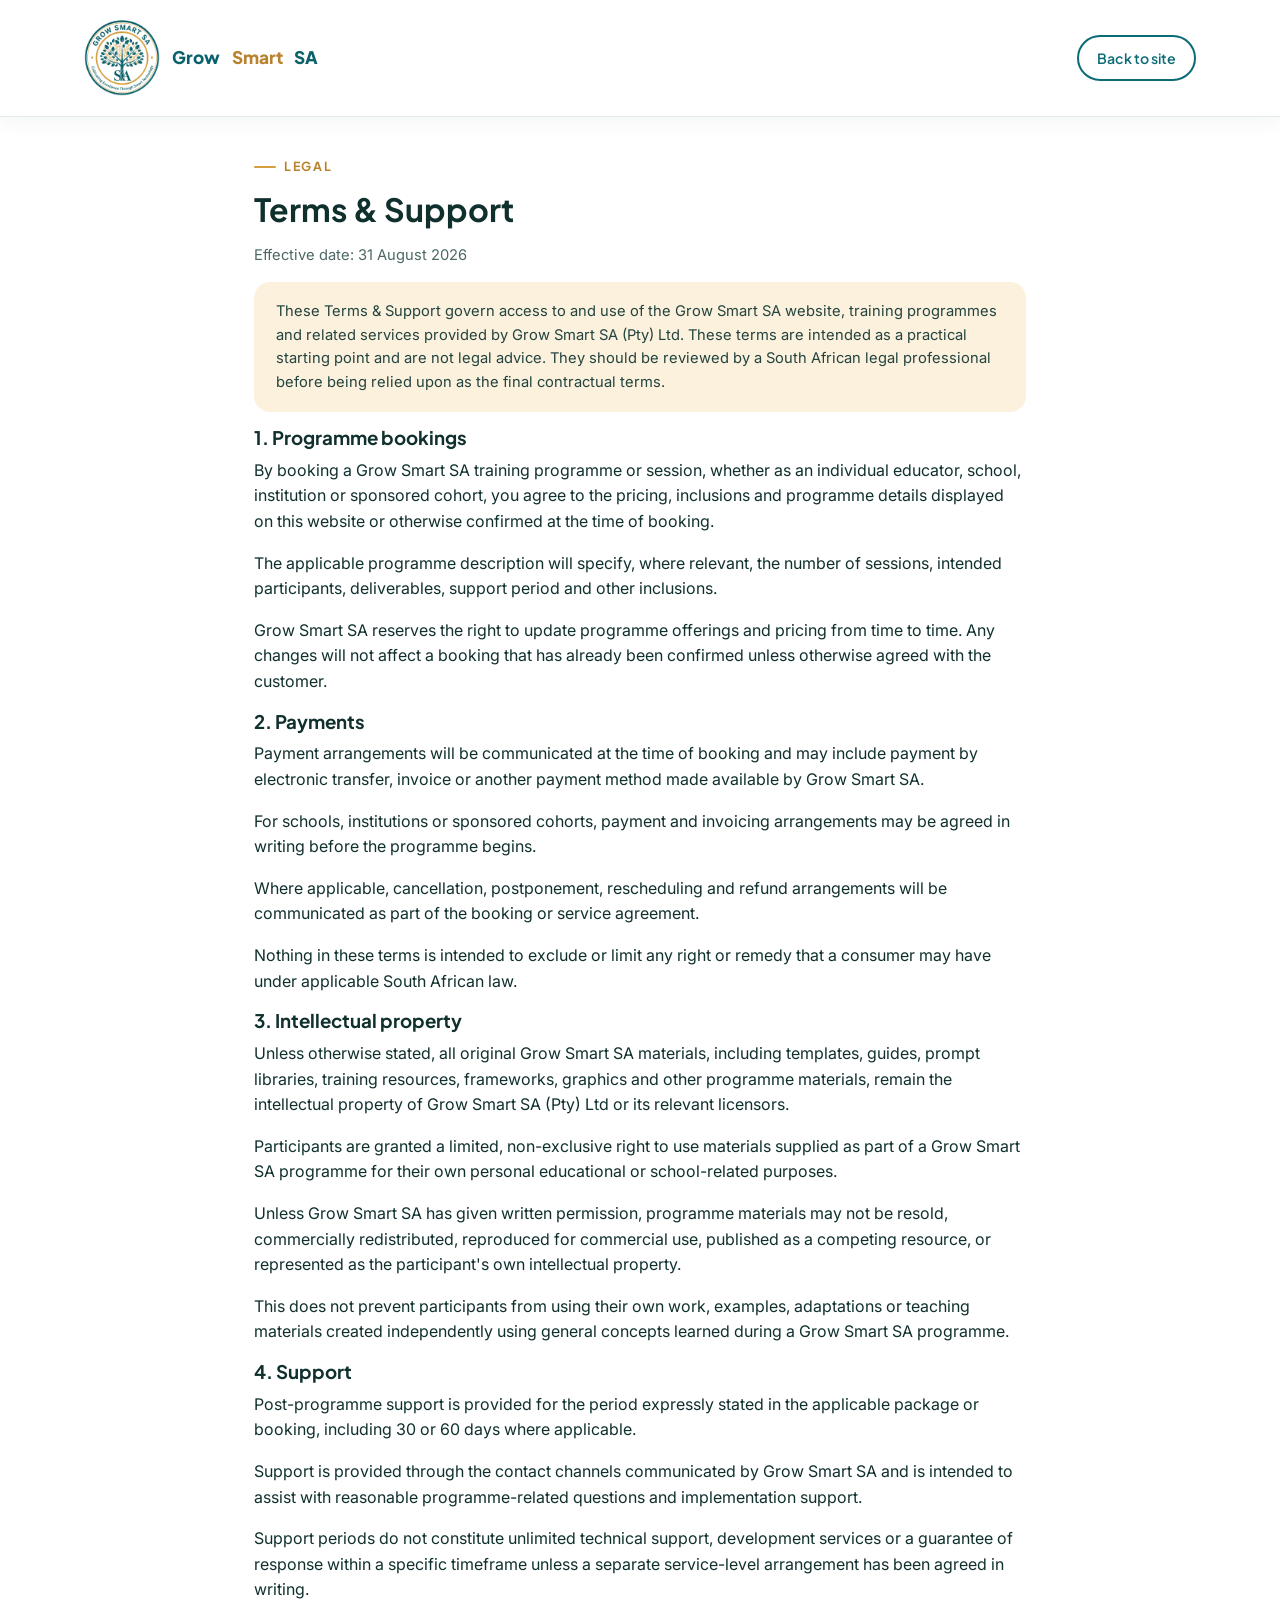
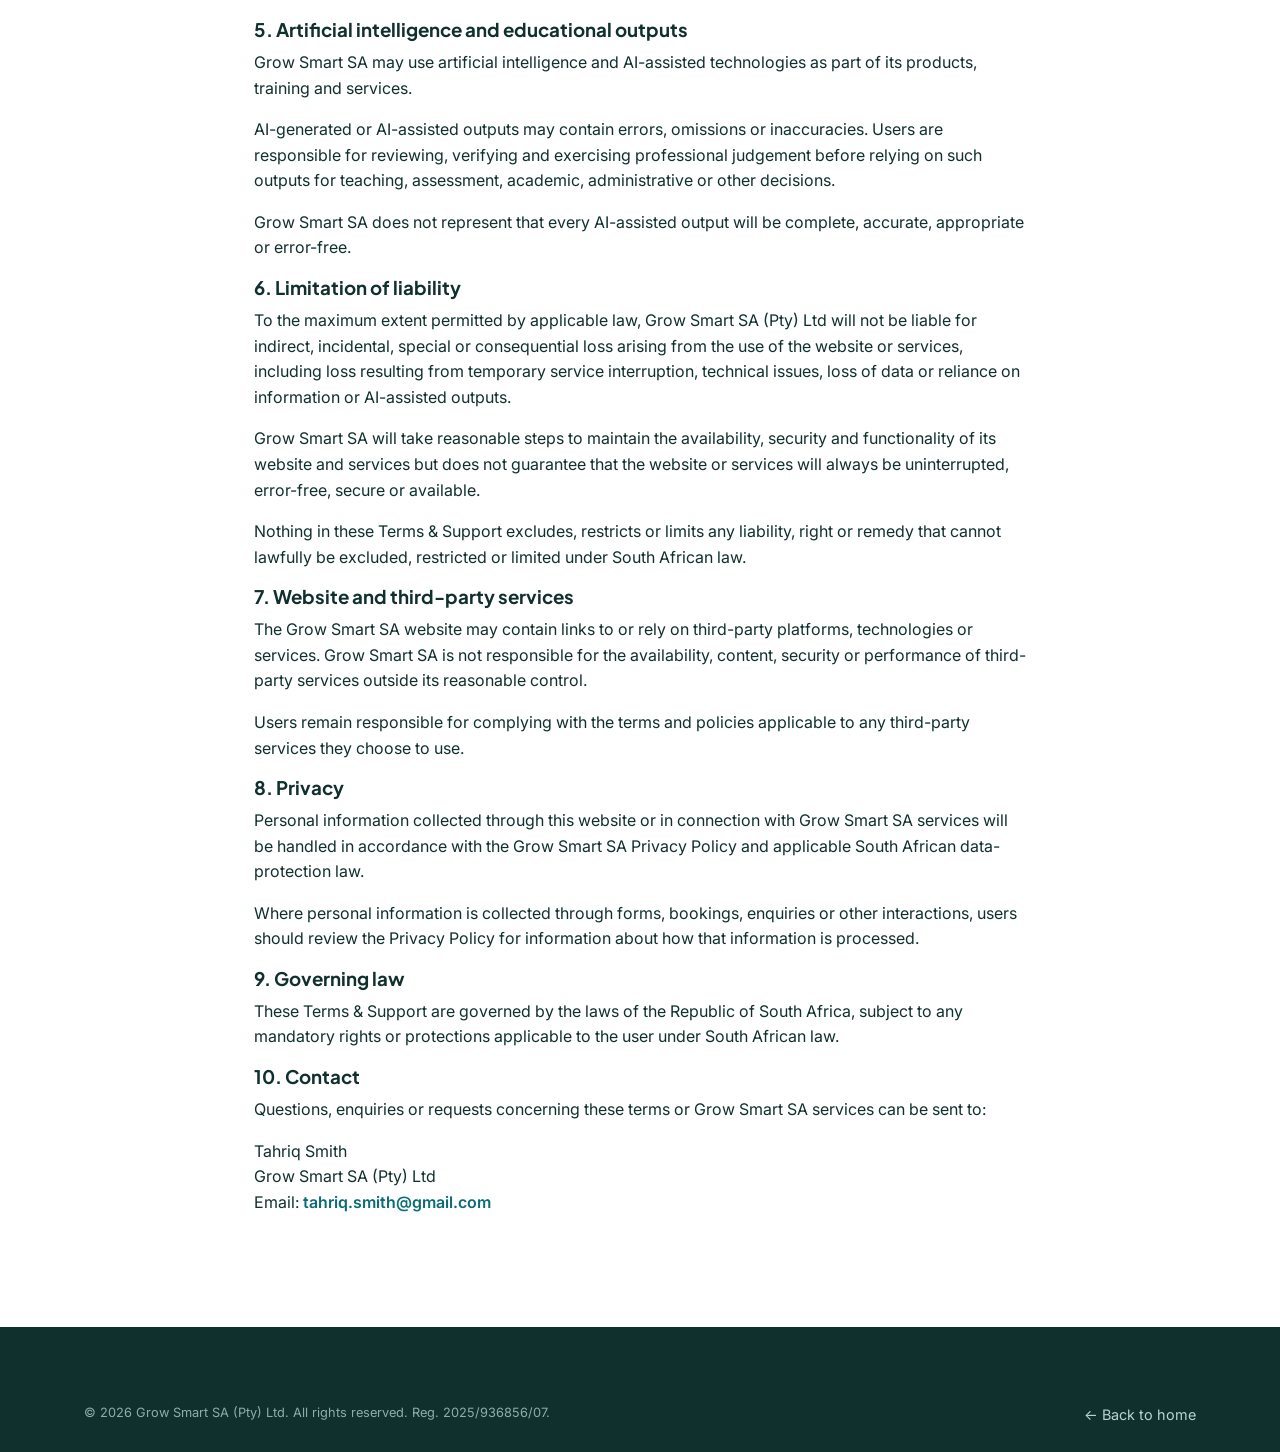
<file: terms.html>
<!DOCTYPE html>
<html lang="en-ZA">
<head>
<meta charset="UTF-8">
<meta name="viewport" content="width=device-width, initial-scale=1.0">
<title>Terms &amp; Support | Grow Smart SA</title>
<meta name="robots" content="noindex">
<link rel="icon" type="image/png" sizes="32x32" href="images/favicon-32.png">
<link href="https://fonts.googleapis.com/css2?family=Inter:wght@400;500;600;700&family=Plus+Jakarta+Sans:wght@600;700;800&display=swap" rel="stylesheet">
<link rel="stylesheet" href="css/styles.css">
<noscript><style>body{opacity:1 !important;}</style></noscript>
</head>
<body>
<header class="site-header scrolled">
  <div class="nav-wrap">
    <a href="index.html" class="brand"><img src="images/logo-transparent.png" alt="Grow Smart SA logo"> Grow <span class="accent">Smart</span>&nbsp;SA</a>
    <a href="index.html" class="btn btn-outline-dark btn-sm">Back to site</a>
  </div>
</header>
<main class="section-pad" style="padding-top:150px; max-width:820px; margin:0 auto;">
  <div class="container">
    <span class="eyebrow">Legal</span>
    <h1 style="font-size:2rem;">Terms &amp; Support</h1>
    <p style="color:var(--ink-500); font-size:0.92rem;">Effective date: 31 August 2026</p>
    <p style="background:var(--gold-100); border-radius:var(--radius-md); padding:18px 22px; color:var(--ink-700); font-size:0.92rem;">
      These Terms &amp; Support govern access to and use of the Grow Smart SA website, training programmes and related services provided by Grow Smart SA (Pty) Ltd. These terms are intended as a practical starting point and are not legal advice. They should be reviewed by a South African legal professional before being relied upon as the final contractual terms.
    </p>

    <h3>1. Programme bookings</h3>
    <p>By booking a Grow Smart SA training programme or session, whether as an individual educator, school, institution or sponsored cohort, you agree to the pricing, inclusions and programme details displayed on this website or otherwise confirmed at the time of booking.</p>
    <p>The applicable programme description will specify, where relevant, the number of sessions, intended participants, deliverables, support period and other inclusions.</p>
    <p>Grow Smart SA reserves the right to update programme offerings and pricing from time to time. Any changes will not affect a booking that has already been confirmed unless otherwise agreed with the customer.</p>

    <h3>2. Payments</h3>
    <p>Payment arrangements will be communicated at the time of booking and may include payment by electronic transfer, invoice or another payment method made available by Grow Smart SA.</p>
    <p>For schools, institutions or sponsored cohorts, payment and invoicing arrangements may be agreed in writing before the programme begins.</p>
    <p>Where applicable, cancellation, postponement, rescheduling and refund arrangements will be communicated as part of the booking or service agreement.</p>
    <p>Nothing in these terms is intended to exclude or limit any right or remedy that a consumer may have under applicable South African law.</p>

    <h3>3. Intellectual property</h3>
    <p>Unless otherwise stated, all original Grow Smart SA materials, including templates, guides, prompt libraries, training resources, frameworks, graphics and other programme materials, remain the intellectual property of Grow Smart SA (Pty) Ltd or its relevant licensors.</p>
    <p>Participants are granted a limited, non-exclusive right to use materials supplied as part of a Grow Smart SA programme for their own personal educational or school-related purposes.</p>
    <p>Unless Grow Smart SA has given written permission, programme materials may not be resold, commercially redistributed, reproduced for commercial use, published as a competing resource, or represented as the participant's own intellectual property.</p>
    <p>This does not prevent participants from using their own work, examples, adaptations or teaching materials created independently using general concepts learned during a Grow Smart SA programme.</p>

    <h3>4. Support</h3>
    <p>Post-programme support is provided for the period expressly stated in the applicable package or booking, including 30 or 60 days where applicable.</p>
    <p>Support is provided through the contact channels communicated by Grow Smart SA and is intended to assist with reasonable programme-related questions and implementation support.</p>
    <p>Support periods do not constitute unlimited technical support, development services or a guarantee of response within a specific timeframe unless a separate service-level arrangement has been agreed in writing.</p>

    <h3>5. Artificial intelligence and educational outputs</h3>
    <p>Grow Smart SA may use artificial intelligence and AI-assisted technologies as part of its products, training and services.</p>
    <p>AI-generated or AI-assisted outputs may contain errors, omissions or inaccuracies. Users are responsible for reviewing, verifying and exercising professional judgement before relying on such outputs for teaching, assessment, academic, administrative or other decisions.</p>
    <p>Grow Smart SA does not represent that every AI-assisted output will be complete, accurate, appropriate or error-free.</p>

    <h3>6. Limitation of liability</h3>
    <p>To the maximum extent permitted by applicable law, Grow Smart SA (Pty) Ltd will not be liable for indirect, incidental, special or consequential loss arising from the use of the website or services, including loss resulting from temporary service interruption, technical issues, loss of data or reliance on information or AI-assisted outputs.</p>
    <p>Grow Smart SA will take reasonable steps to maintain the availability, security and functionality of its website and services but does not guarantee that the website or services will always be uninterrupted, error-free, secure or available.</p>
    <p>Nothing in these Terms &amp; Support excludes, restricts or limits any liability, right or remedy that cannot lawfully be excluded, restricted or limited under South African law.</p>

    <h3>7. Website and third-party services</h3>
    <p>The Grow Smart SA website may contain links to or rely on third-party platforms, technologies or services. Grow Smart SA is not responsible for the availability, content, security or performance of third-party services outside its reasonable control.</p>
    <p>Users remain responsible for complying with the terms and policies applicable to any third-party services they choose to use.</p>

    <h3>8. Privacy</h3>
    <p>Personal information collected through this website or in connection with Grow Smart SA services will be handled in accordance with the Grow Smart SA Privacy Policy and applicable South African data-protection law.</p>
    <p>Where personal information is collected through forms, bookings, enquiries or other interactions, users should review the Privacy Policy for information about how that information is processed.</p>

    <h3>9. Governing law</h3>
    <p>These Terms &amp; Support are governed by the laws of the Republic of South Africa, subject to any mandatory rights or protections applicable to the user under South African law.</p>

    <h3>10. Contact</h3>
    <p>Questions, enquiries or requests concerning these terms or Grow Smart SA services can be sent to:</p>
    <p>Tahriq Smith<br>Grow Smart SA (Pty) Ltd<br>Email: <a href="mailto:tahriq.smith@gmail.com" style="color:var(--teal-800); font-weight:600;">tahriq.smith@gmail.com</a></p>
  </div>
</main>
<footer class="site-footer">
  <div class="container footer-bottom">
    <span>&copy; <span id="year"></span> Grow Smart SA (Pty) Ltd. All rights reserved. Reg. 2025/936856/07.</span>
    <a href="index.html" style="color:#B9D3CF;">&larr; Back to home</a>
  </div>
</footer>
<script src="js/main.js"></script>
</body>
</html>
</file>
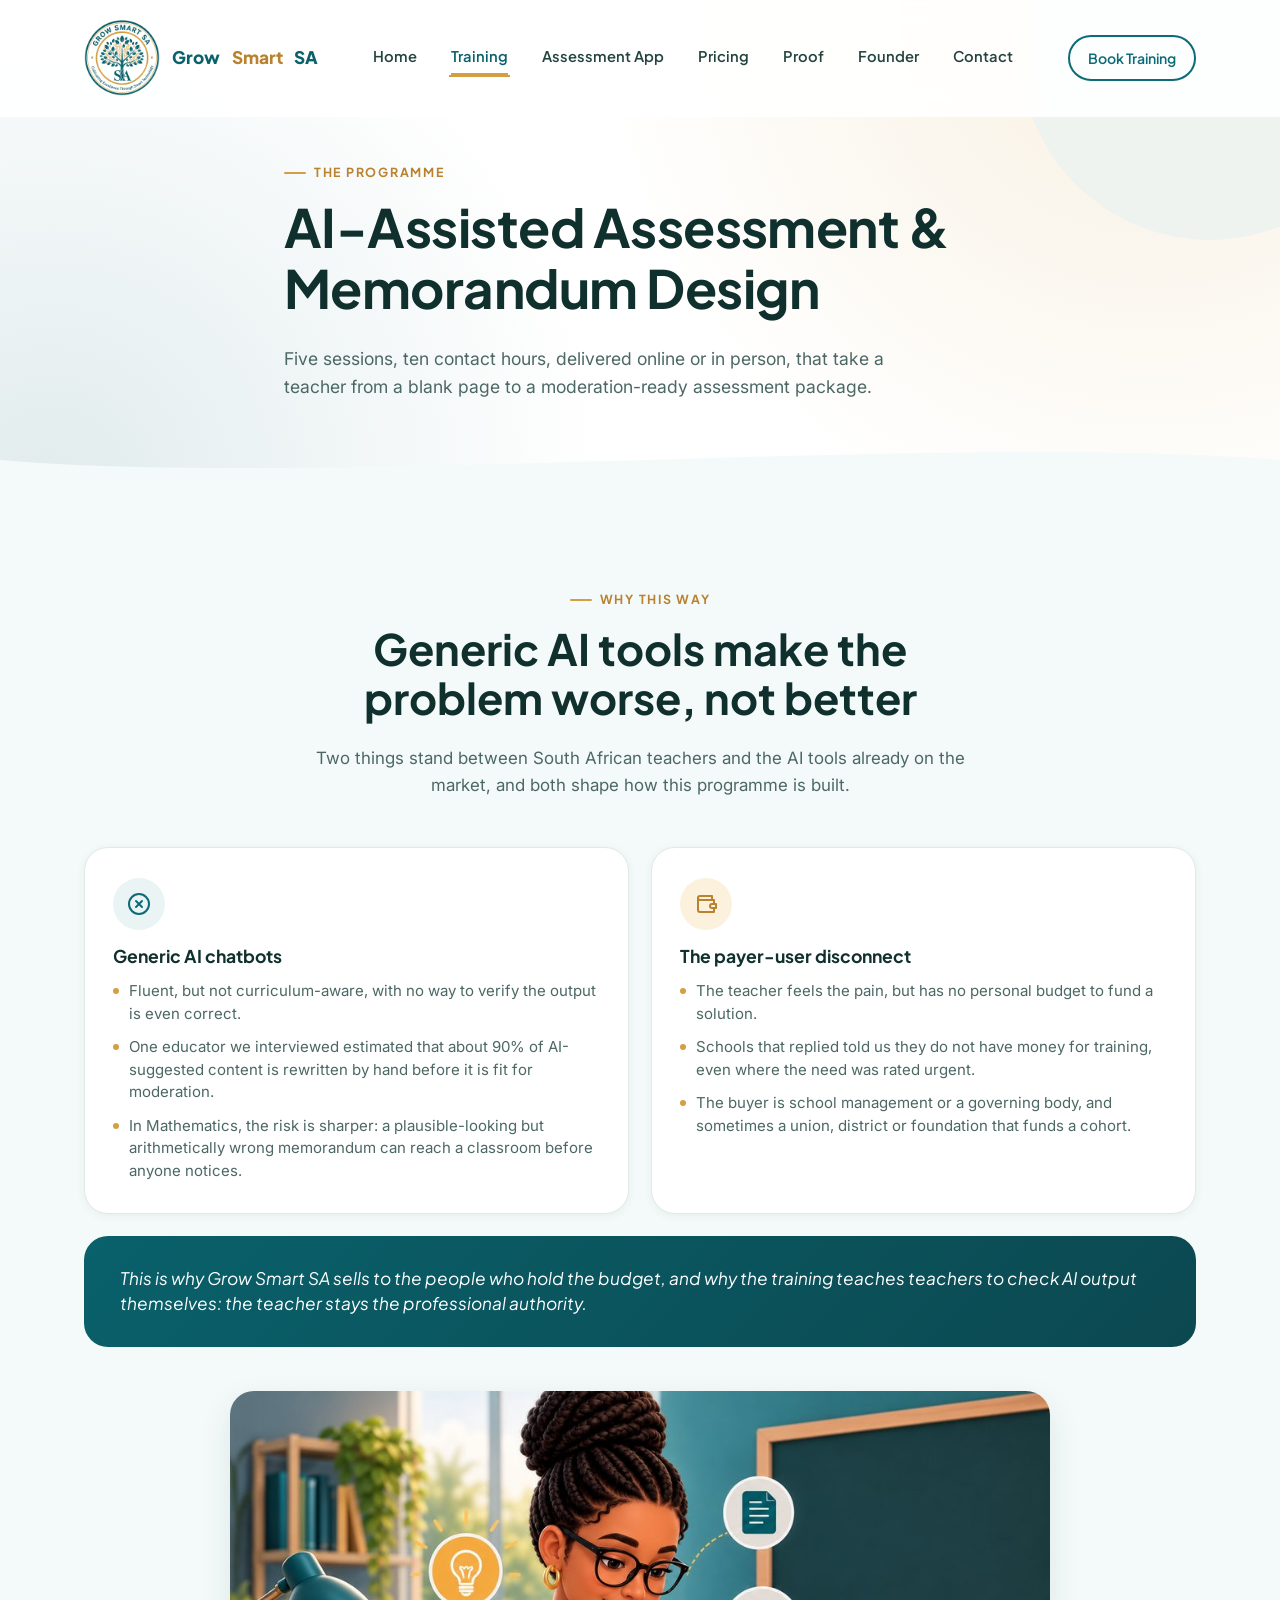
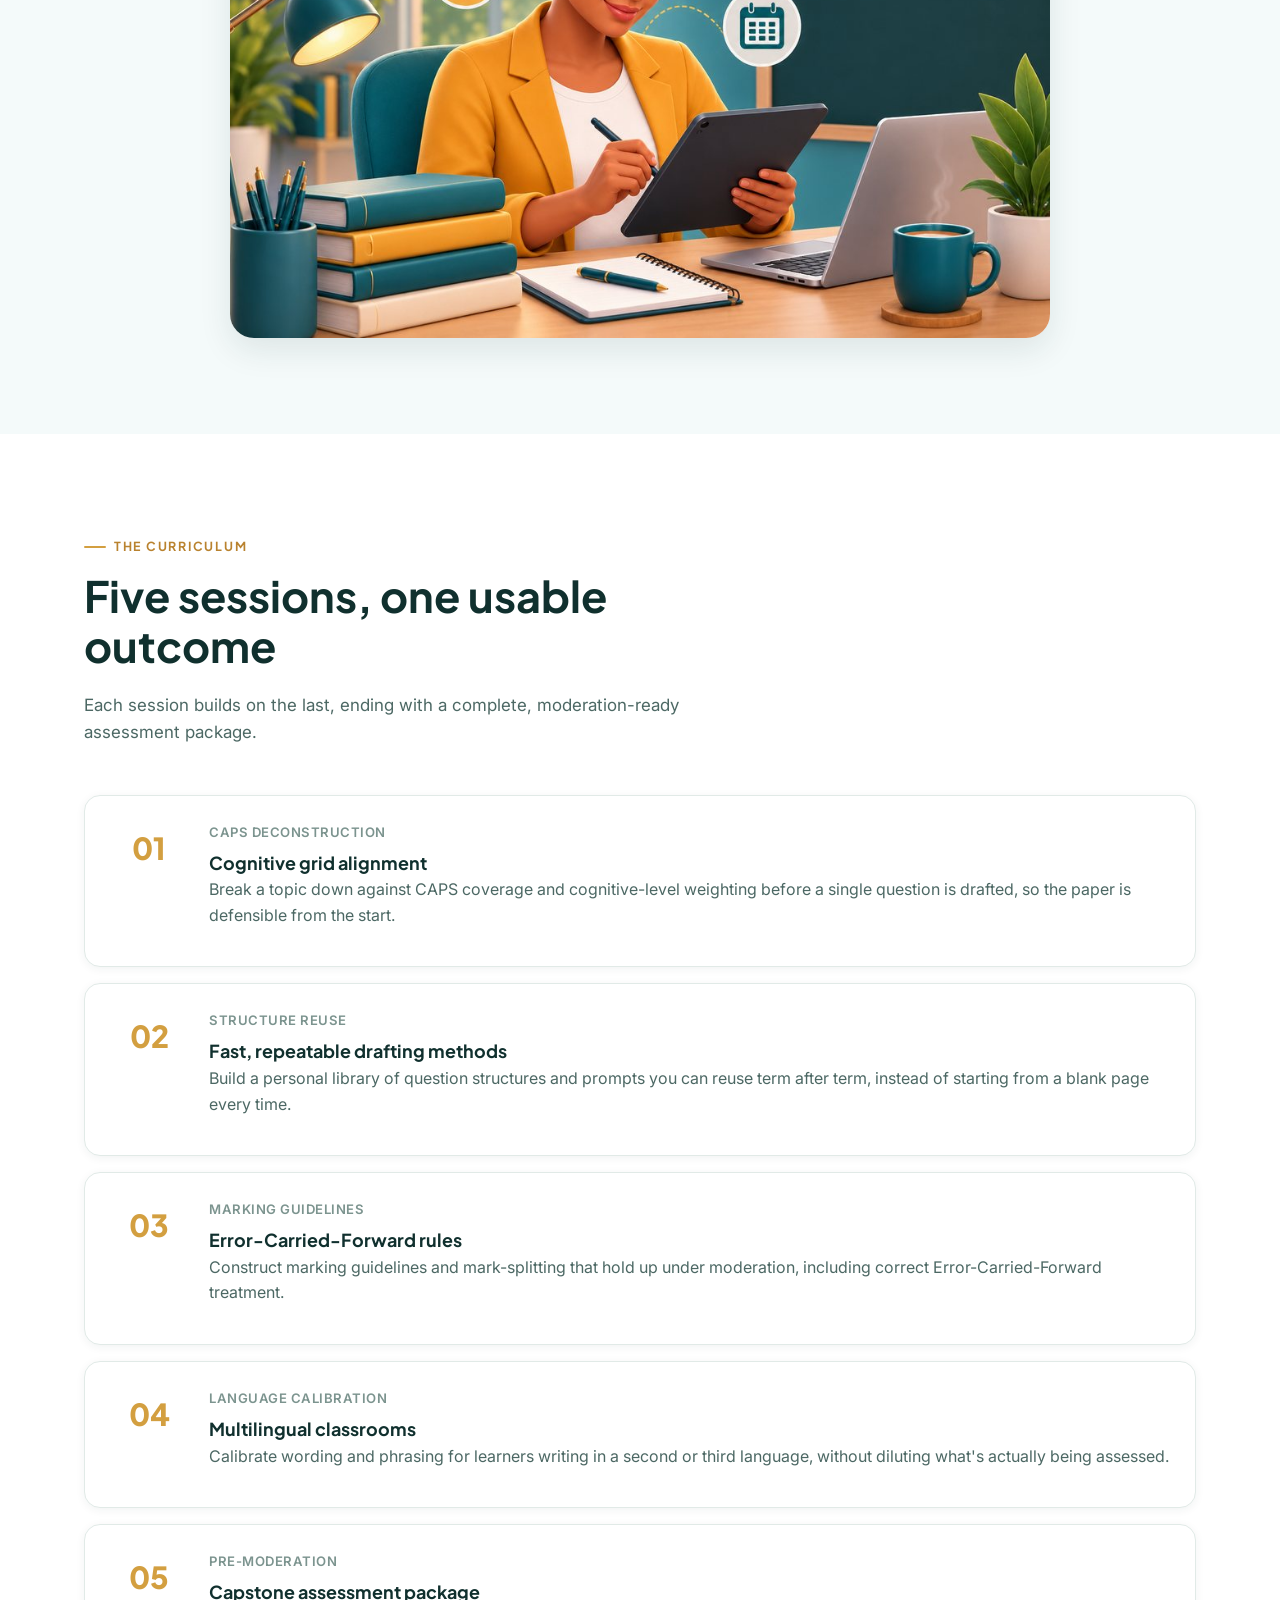
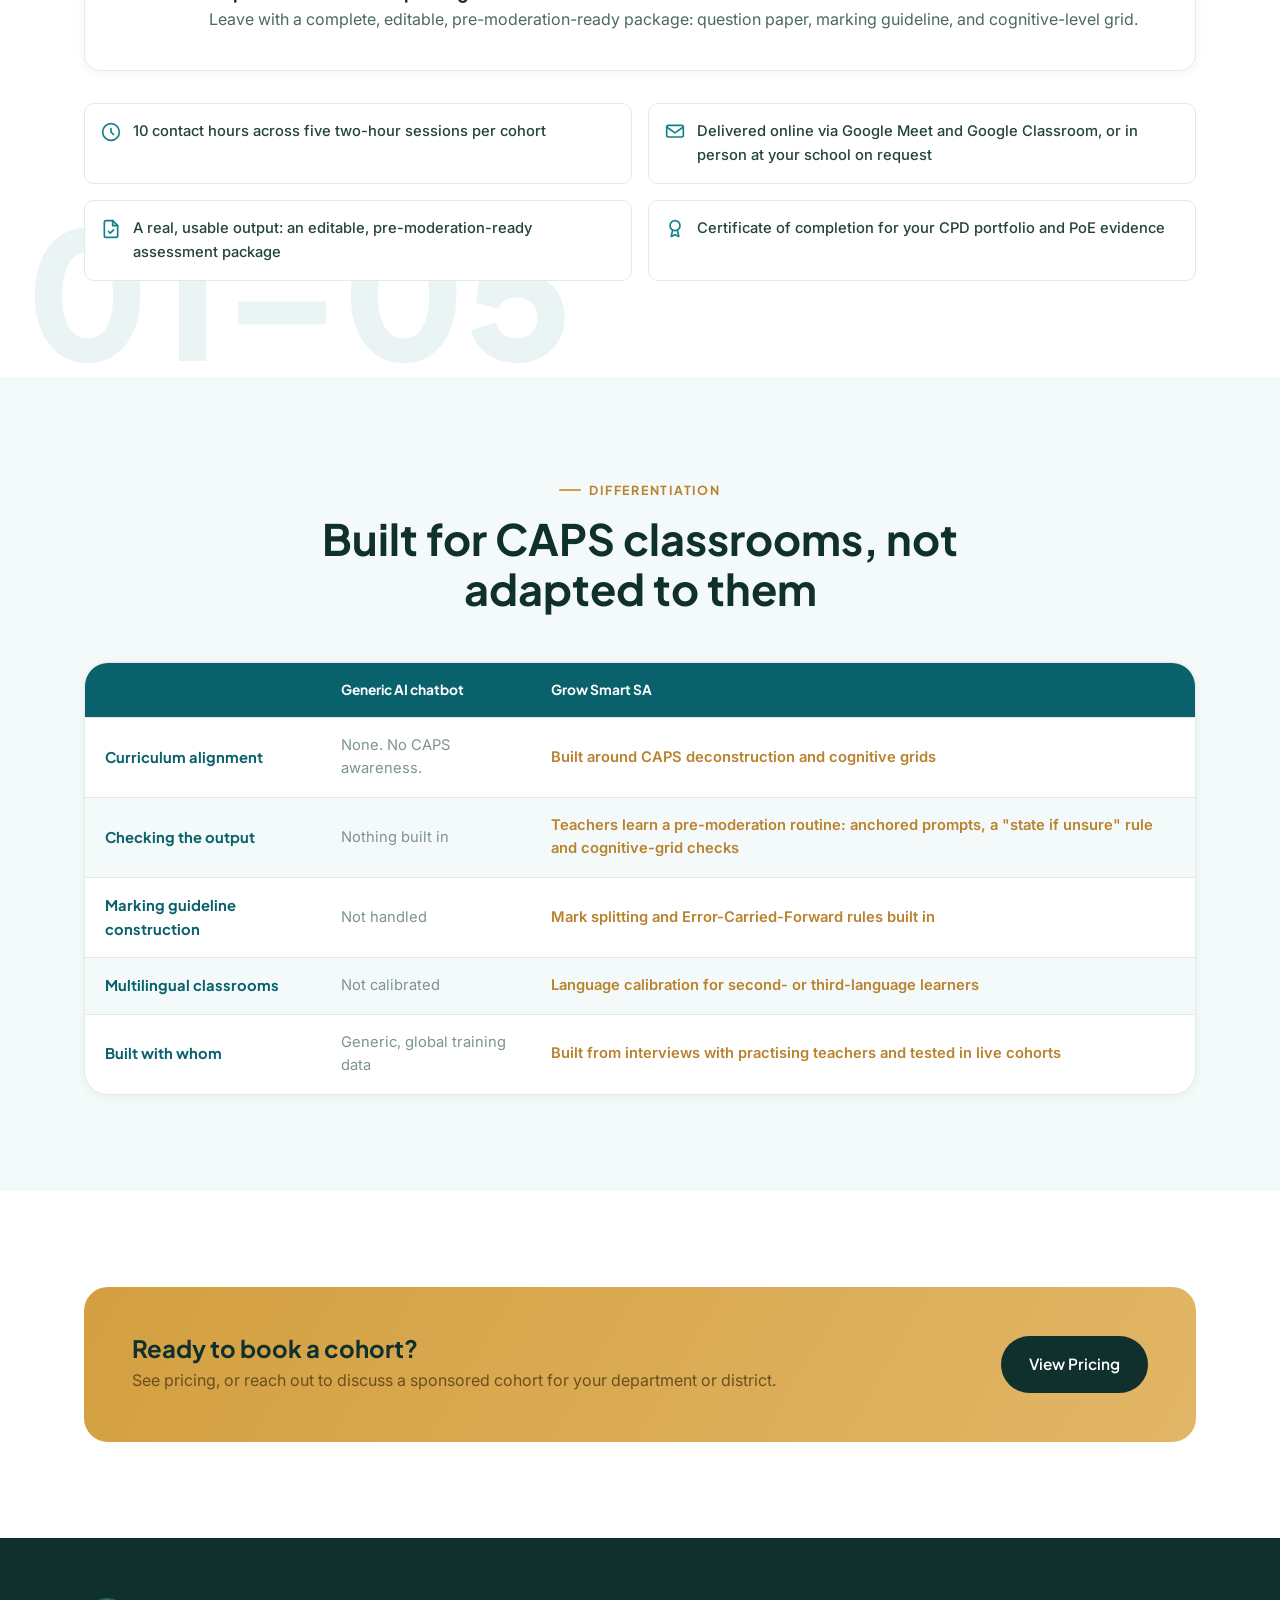
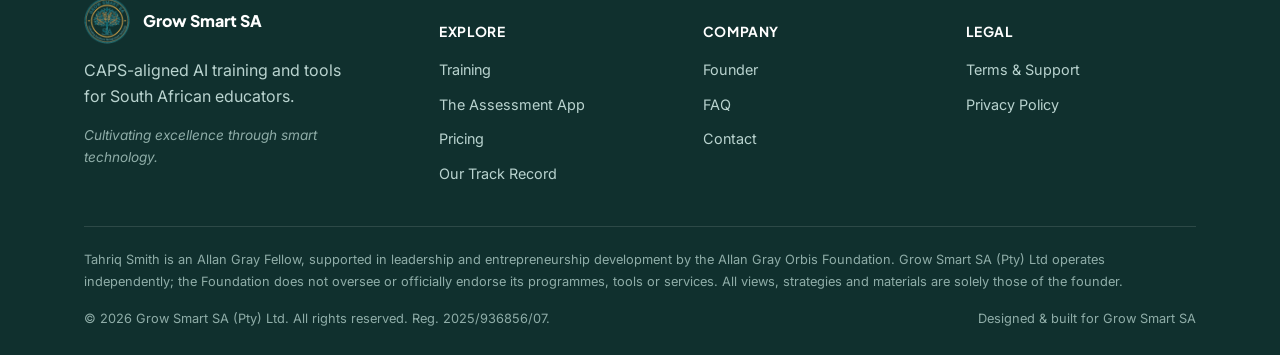
<file: training.html>
<!DOCTYPE html>
<html lang="en-ZA">
<head>
<meta charset="UTF-8">
<meta name="viewport" content="width=device-width, initial-scale=1.0">
<title>Training Programme | Grow Smart SA</title>
<meta name="description" content="AI-Assisted Assessment & Memorandum Design: a five-session, ten-contact-hour programme that teaches CAPS-curriculum teachers to draft assessments and memoranda with AI.">
<link rel="canonical" href="https://growsmartsa.online/training.html">
<link rel="icon" type="image/png" sizes="32x32" href="/images/favicon-32.png">
<link rel="icon" type="image/png" sizes="16x16" href="/images/favicon-16.png">
<link rel="apple-touch-icon" sizes="180x180" href="/images/favicon-180.png">
<link rel="preconnect" href="https://fonts.googleapis.com">
<link rel="preconnect" href="https://fonts.gstatic.com" crossorigin>
<link href="https://fonts.googleapis.com/css2?family=Inter:wght@400;500;600;700&family=Plus+Jakarta+Sans:wght@600;700;800&display=swap" rel="stylesheet">
<link rel="stylesheet" href="css/styles.css">
<noscript><style>body{opacity:1 !important;}</style></noscript>
</head>
<body>
<div class="scroll-progress" id="scrollProgress"></div>
<a class="skip-link" href="#main" style="position:absolute;left:-9999px;">Skip to content</a>

<header class="site-header" id="siteHeader">
  <div class="nav-wrap">
    <a href="index.html" class="brand"><img src="images/logo-transparent.png" alt="Grow Smart SA logo"> Grow <span class="accent">Smart</span>&nbsp;SA</a>
    <nav class="nav-links" id="navLinks">
      <a href="index.html">Home</a>
      <a href="training.html" class="active">Training</a>
      <a href="product.html">Assessment App</a>
      <a href="pricing.html">Pricing</a>
      <a href="proof.html">Proof</a>
      <a href="founder.html">Founder</a>
      <a href="contact.html">Contact</a>
    </nav>
    <div class="nav-cta">
      <a href="contact.html" class="btn btn-outline-dark btn-sm">Book Training</a>
      <button class="nav-toggle" id="navToggle" aria-label="Toggle menu" aria-expanded="false"><span></span></button>
    </div>
  </div>
</header>

<main id="main">

  <section class="page-hero">
    <div class="page-hero-blob" aria-hidden="true"></div>
    <div class="container">
      <span class="eyebrow">The Programme</span>
      <h1>AI-Assisted Assessment &amp; Memorandum Design</h1>
      <p>Five sessions, ten contact hours, delivered online or in person, that take a teacher from a blank page to a moderation-ready assessment package.</p>
    </div>
    <svg class="wave-divider" viewBox="0 0 1440 56" preserveAspectRatio="none" aria-hidden="true"><path d="M0,28 C360,56 1080,0 1440,28 L1440,56 L0,56 Z" fill="var(--teal-025)"></path></svg>
  </section>

  <!-- ================= WHY NOW ================= -->
  <section class="section-pad bg-teal-050" id="why-now">
    <div class="container">
      <div class="section-head center">
        <span class="eyebrow">Why This Way</span>
        <h2>Generic AI tools make the problem worse, not better</h2>
        <p>Two things stand between South African teachers and the AI tools already on the market, and both shape how this programme is built.</p>
      </div>
      <div class="reason-grid reveal-group">
        <div class="reason-card reveal">
          <div class="icon-badge"><svg width="24" height="24" viewBox="0 0 24 24" fill="none" stroke="currentColor" stroke-width="2" stroke-linecap="round" stroke-linejoin="round" aria-hidden="true" ><circle cx="12" cy="12" r="10"></circle><line x1="15" y1="9" x2="9" y2="15"></line><line x1="9" y1="9" x2="15" y2="15"></line></svg></div>
          <h3>Generic AI chatbots</h3>
          <ul>
            <li>Fluent, but not curriculum-aware, with no way to verify the output is even correct.</li>
            <li>One educator we interviewed estimated that about 90% of AI-suggested content is rewritten by hand before it is fit for moderation.</li>
            <li>In Mathematics, the risk is sharper: a plausible-looking but arithmetically wrong memorandum can reach a classroom before anyone notices.</li>
          </ul>
        </div>
        <div class="reason-card reveal">
          <div class="icon-badge gold"><svg width="24" height="24" viewBox="0 0 24 24" fill="none" stroke="currentColor" stroke-width="2" stroke-linecap="round" stroke-linejoin="round" aria-hidden="true" ><path d="M20 12V8H6a2 2 0 0 1-2-2c0-1.1.9-2 2-2h12v4"></path><path d="M4 6v12c0 1.1.9 2 2 2h14v-4"></path><path d="M18 12a2 2 0 0 0 0 4h4v-4Z"></path></svg></div>
          <h3>The payer-user disconnect</h3>
          <ul>
            <li>The teacher feels the pain, but has no personal budget to fund a solution.</li>
            <li>Schools that replied told us they do not have money for training, even where the need was rated urgent.</li>
            <li>The buyer is school management or a governing body, and sometimes a union, district or foundation that funds a cohort.</li>
          </ul>
        </div>
      </div>
      <div class="reason-banner reveal">
        This is why Grow Smart SA sells to the people who hold the budget, and why the training teaches teachers to check AI output themselves: the teacher stays the professional authority.
      </div>
      <div class="feature-image-wrap reveal" style="max-width:820px; margin:44px auto 0;">
        <img class="feature-image" src="images/illustration-training.jpg" alt="An educator reviewing curriculum-aligned lesson and assessment material on a tablet.">
      </div>
    </div>
  </section>

  <!-- ================= CURRICULUM ================= -->
  <section class="section-pad bg-white" style="position:relative; overflow:hidden;">
    <span class="giant-num" style="bottom:0; left:2%;" aria-hidden="true">01&ndash;05</span>
    <div class="container" style="position:relative;">
      <div class="section-head">
        <span class="eyebrow">The Curriculum</span>
        <h2>Five sessions, one usable outcome</h2>
        <p>Each session builds on the last, ending with a complete, moderation-ready assessment package.</p>
      </div>
      <div class="session-list reveal-group">

        <div class="session reveal">
          <div class="session-num">01</div>
          <div>
            <div class="session-meta">CAPS Deconstruction</div>
            <h3>Cognitive grid alignment</h3>
            <p class="desc">Break a topic down against CAPS coverage and cognitive-level weighting before a single question is drafted, so the paper is defensible from the start.</p>
          </div>
        </div>

        <div class="session reveal">
          <div class="session-num">02</div>
          <div>
            <div class="session-meta">Structure Reuse</div>
            <h3>Fast, repeatable drafting methods</h3>
            <p class="desc">Build a personal library of question structures and prompts you can reuse term after term, instead of starting from a blank page every time.</p>
          </div>
        </div>

        <div class="session reveal">
          <div class="session-num">03</div>
          <div>
            <div class="session-meta">Marking Guidelines</div>
            <h3>Error-Carried-Forward rules</h3>
            <p class="desc">Construct marking guidelines and mark-splitting that hold up under moderation, including correct Error-Carried-Forward treatment.</p>
          </div>
        </div>

        <div class="session reveal">
          <div class="session-num">04</div>
          <div>
            <div class="session-meta">Language Calibration</div>
            <h3>Multilingual classrooms</h3>
            <p class="desc">Calibrate wording and phrasing for learners writing in a second or third language, without diluting what's actually being assessed.</p>
          </div>
        </div>

        <div class="session reveal">
          <div class="session-num">05</div>
          <div>
            <div class="session-meta">Pre-Moderation</div>
            <h3>Capstone assessment package</h3>
            <p class="desc">Leave with a complete, editable, pre-moderation-ready package: question paper, marking guideline, and cognitive-level grid.</p>
          </div>
        </div>

      </div>
      <div class="deliv-grid deliv-grid-2 mt-32 reveal-group">
        <div class="deliv-item reveal"><svg width="20" height="20" viewBox="0 0 24 24" fill="none" stroke="currentColor" stroke-width="2" stroke-linecap="round" stroke-linejoin="round" aria-hidden="true" ><path d="M12 8v4l3 3"></path><circle cx="12" cy="12" r="10"></circle></svg><span>10 contact hours across five two-hour sessions per cohort</span></div>
        <div class="deliv-item reveal"><svg width="20" height="20" viewBox="0 0 24 24" fill="none" stroke="currentColor" stroke-width="2" stroke-linecap="round" stroke-linejoin="round" aria-hidden="true" ><rect x="2" y="4" width="20" height="14" rx="2"></rect><path d="m22 6-10 7L2 6"></path></svg><span>Delivered online via Google Meet and Google Classroom, or in person at your school on request</span></div>
        <div class="deliv-item reveal"><svg width="20" height="20" viewBox="0 0 24 24" fill="none" stroke="currentColor" stroke-width="2" stroke-linecap="round" stroke-linejoin="round" aria-hidden="true" ><path d="M14 2H6a2 2 0 0 0-2 2v16a2 2 0 0 0 2 2h12a2 2 0 0 0 2-2V8Z"></path><polyline points="14 2 14 8 20 8"></polyline><path d="m9 15 2 2 4-4"></path></svg><span>A real, usable output: an editable, pre-moderation-ready assessment package</span></div>
        <div class="deliv-item reveal"><svg width="20" height="20" viewBox="0 0 24 24" fill="none" stroke="currentColor" stroke-width="2" stroke-linecap="round" stroke-linejoin="round" aria-hidden="true" ><circle cx="12" cy="8" r="6"></circle><path d="m9 14-1.5 7L12 19l4.5 2L15 14"></path></svg><span>Certificate of completion for your CPD portfolio and PoE evidence</span></div>
      </div>
    </div>
  </section>

  <!-- ================= DIFFERENTIATION ================= -->
  <section class="section-pad bg-teal-050" id="difference">
    <div class="container">
      <div class="section-head center">
        <span class="eyebrow">Differentiation</span>
        <h2>Built for CAPS classrooms, not adapted to them</h2>
      </div>
      <div class="diff-scroll reveal">
        <table class="diff-table">
          <thead>
            <tr><th></th><th>Generic AI chatbot</th><th>Grow Smart SA</th></tr>
          </thead>
          <tbody>
            <tr><td>Curriculum alignment</td><td>None. No CAPS awareness.</td><td>Built around CAPS deconstruction and cognitive grids</td></tr>
            <tr><td>Checking the output</td><td>Nothing built in</td><td>Teachers learn a pre-moderation routine: anchored prompts, a "state if unsure" rule and cognitive-grid checks</td></tr>
            <tr><td>Marking guideline construction</td><td>Not handled</td><td>Mark splitting and Error-Carried-Forward rules built in</td></tr>
            <tr><td>Multilingual classrooms</td><td>Not calibrated</td><td>Language calibration for second- or third-language learners</td></tr>
            <tr><td>Built with whom</td><td>Generic, global training data</td><td>Built from interviews with practising teachers and tested in live cohorts</td></tr>
          </tbody>
        </table>
      </div>
    </div>
  </section>

  <!-- ================= CTA ================= -->
  <section class="section-pad bg-white">
    <div class="container">
      <div class="cta-banner reveal">
        <div>
          <h3>Ready to book a cohort?</h3>
          <p>See pricing, or reach out to discuss a sponsored cohort for your department or district.</p>
        </div>
        <a href="pricing.html" class="btn" style="background:var(--ink-900); color:var(--white);">View Pricing</a>
      </div>
    </div>
  </section>

</main>

<footer class="site-footer">
  <div class="container">
    <div class="footer-grid">
      <div>
        <div class="footer-brand"><img src="images/logo-transparent.png" alt="Grow Smart SA logo"><span>Grow Smart SA</span></div>
        <p style="max-width:280px;">CAPS-aligned AI training and tools for South African educators.</p>
        <p style="max-width:280px; font-style:italic; font-size:0.85rem; color:#8FADA8;">Cultivating excellence through smart technology.</p>
      </div>
      <div>
        <h5>Explore</h5>
        <ul>
          <li><a href="training.html">Training</a></li>
          <li><a href="product.html">The Assessment App</a></li>
          <li><a href="pricing.html">Pricing</a></li>
          <li><a href="proof.html">Our Track Record</a></li>
        </ul>
      </div>
      <div>
        <h5>Company</h5>
        <ul>
          <li><a href="founder.html">Founder</a></li>
          <li><a href="pricing.html#faq">FAQ</a></li>
          <li><a href="contact.html">Contact</a></li>
        </ul>
      </div>
      <div>
        <h5>Legal</h5>
        <ul>
          <li><a href="terms.html">Terms &amp; Support</a></li>
          <li><a href="privacy.html">Privacy Policy</a></li>
        </ul>
      </div>
    </div>
    <div class="footer-legal">
      Tahriq Smith is an Allan Gray Fellow, supported in leadership and entrepreneurship development by the Allan Gray Orbis Foundation. Grow Smart SA (Pty) Ltd operates independently; the Foundation does not oversee or officially endorse its programmes, tools or services. All views, strategies and materials are solely those of the founder.
    </div>
    <div class="footer-bottom">
      <span>&copy; <span id="year"></span> Grow Smart SA (Pty) Ltd. All rights reserved. Reg. 2025/936856/07.</span>
      <span>Designed &amp; built for Grow Smart SA</span>
    </div>
  </div>
</footer>

<button class="to-top" id="toTop" aria-label="Back to top"><svg width="20" height="20" viewBox="0 0 24 24" fill="none" stroke="currentColor" stroke-width="2" stroke-linecap="round" stroke-linejoin="round" aria-hidden="true" ><line x1="12" y1="19" x2="12" y2="5"></line><polyline points="5 12 12 5 19 12"></polyline></svg></button>

<script src="js/main.js"></script>
</body>
</html>
</file>
<file: css/styles.css>
/* ==========================================================================
   Grow Smart SA - Brand Tokens
   Primary teal + gold sampled directly from the Grow Smart SA logo mark.
   ========================================================================== */
:root {
  --teal-900: #09616B;
  --teal-800: #0B6B76;
  --teal-700: #128089;
  --teal-600: #1B969E;
  --teal-050: #EAF4F4;
  --teal-025: #F4FAFA;
  --sage-600: #5F8578;
  --sage-500: #6E9186;
  --sage-100: #EEF3F0;
  --gold-600: #B9822E;
  --gold-500: #D39F40;
  --gold-400: #E2B667;
  --gold-100: #FBF1DD;
  --gold-050: #FDF8ED;
  --ink-900: #10302E;
  --ink-700: #23433F;
  --ink-500: #4C6864;
  --ink-300: #7C948F;
  --white: #FFFFFF;
  --off-white: #F7FAF9;
  --border: #E1EAE7;

  --font-head: "Plus Jakarta Sans", "Segoe UI", Arial, sans-serif;
  --font-body: "Inter", "Segoe UI", Arial, sans-serif;

  --radius-sm: 10px;
  --radius-md: 16px;
  --radius-lg: 24px;
  --shadow-sm: 0 2px 10px rgba(16, 48, 46, 0.06);
  --shadow-md: 0 12px 32px rgba(16, 48, 46, 0.10);
  --shadow-lg: 0 24px 60px rgba(16, 48, 46, 0.16);
  --container: 1160px;
}

/* ==========================================================================
   Reset / base
   ========================================================================== */
*, *::before, *::after { box-sizing: border-box; }
html { scroll-behavior: smooth; }
body {
  margin: 0;
  font-family: var(--font-body);
  color: var(--ink-900);
  background: var(--white);
  line-height: 1.6;
  -webkit-font-smoothing: antialiased;
}
img { max-width: 100%; display: block; }
a { color: inherit; text-decoration: none; }
h1, h2, h3, h4 { font-family: var(--font-head); line-height: 1.15; margin: 0 0 0.5em; color: var(--ink-900); }
p { margin: 0 0 1em; }
ul { margin: 0; padding: 0; list-style: none; }
button { font-family: inherit; cursor: pointer; }
section { position: relative; }
.container {
  max-width: var(--container);
  margin: 0 auto;
  padding: 0 24px;
}
.section-pad { padding: 96px 0; }
@media (max-width: 780px) {
  .section-pad { padding: 64px 0; }
}

.eyebrow {
  display: inline-flex;
  align-items: center;
  gap: 8px;
  font-family: var(--font-head);
  font-weight: 700;
  font-size: 0.78rem;
  letter-spacing: 0.14em;
  text-transform: uppercase;
  color: var(--gold-600);
  margin-bottom: 14px;
}
.eyebrow::before {
  content: "";
  width: 22px;
  height: 2px;
  background: var(--gold-500);
  display: inline-block;
  border-radius: 2px;
}
.section-head { max-width: 680px; margin: 0 0 48px; }
.section-head.center { margin-left: auto; margin-right: auto; text-align: center; }
.section-head h2 { font-size: clamp(1.8rem, 3.4vw, 2.7rem); }
.section-head p { color: var(--ink-500); font-size: 1.06rem; }

.on-dark .eyebrow { color: var(--gold-400); }
.on-dark .eyebrow::before { background: var(--gold-400); }
.on-dark h2, .on-dark h3, .on-dark h4 { color: var(--white); }
.on-dark p { color: #C7DAD7; }

/* Buttons */
.btn {
  display: inline-flex;
  align-items: center;
  justify-content: center;
  gap: 8px;
  font-family: var(--font-head);
  font-weight: 600;
  font-size: 0.96rem;
  padding: 14px 26px;
  border-radius: 999px;
  border: 2px solid transparent;
  transition: transform 0.15s ease, box-shadow 0.15s ease, background 0.15s ease, color 0.15s ease, border-color .15s ease;
  white-space: nowrap;
}
.btn-primary { background: var(--gold-500); color: var(--ink-900); }
.btn-primary:hover { background: var(--gold-600); transform: translateY(-1px); box-shadow: var(--shadow-md); }
.btn-outline { border-color: rgba(255,255,255,0.55); color: var(--white); }
.btn-outline:hover { background: rgba(255,255,255,0.12); }
.btn-outline-dark { border-color: var(--teal-800); color: var(--teal-800); }
.btn-outline-dark:hover { background: var(--teal-050); }
.btn-block { width: 100%; }
.btn-sm { padding: 10px 18px; font-size: 0.88rem; }

/* ==========================================================================
   Header / Nav
   ========================================================================== */
.site-header {
  position: fixed;
  top: 0; left: 0; right: 0;
  z-index: 100;
  background: rgba(255,255,255,0.9);
  backdrop-filter: saturate(180%) blur(12px);
  border-bottom: 1px solid transparent;
  transition: border-color .2s ease, box-shadow .2s ease;
}
.site-header.scrolled { border-color: var(--border); box-shadow: 0 4px 20px rgba(16,48,46,0.05); }
.nav-wrap {
  max-width: var(--container);
  margin: 0 auto;
  padding: 20px 24px;
  display: flex;
  align-items: center;
  justify-content: space-between;
  gap: 20px;
}
.brand { display: flex; align-items: center; gap: 12px; font-family: var(--font-head); font-weight: 800; color: var(--teal-900); font-size: 1.08rem; word-spacing: -0.22em; }
.brand img { width: 76px; height: 76px; }
.brand span.accent { color: var(--gold-600); }

.nav-links { display: flex; align-items: center; gap: 30px; }
.nav-links a {
  font-family: var(--font-head);
  font-weight: 600;
  font-size: 0.92rem;
  color: var(--ink-700);
  padding: 6px 2px;
  border-bottom: 2px solid transparent;
  transition: color .15s ease, border-color .15s ease;
}
.nav-links a:hover, .nav-links a.active { color: var(--teal-900); border-color: var(--gold-500); }
.nav-cta { display: flex; align-items: center; gap: 14px; }
.nav-toggle {
  display: none;
  width: 42px; height: 42px;
  border-radius: 10px;
  border: 1px solid var(--border);
  background: var(--white);
  align-items: center;
  justify-content: center;
}
.nav-toggle span, .nav-toggle span::before, .nav-toggle span::after {
  content: "";
  display: block;
  width: 20px; height: 2px;
  background: var(--ink-900);
  position: relative;
  transition: transform .2s ease, opacity .2s ease;
}
.nav-toggle span::before { position: absolute; top: -6px; }
.nav-toggle span::after { position: absolute; top: 6px; }
.nav-toggle.open span { background: transparent; }
.nav-toggle.open span::before { transform: translateY(6px) rotate(45deg); }
.nav-toggle.open span::after { transform: translateY(-6px) rotate(-45deg); }

@media (max-width: 900px) {
  .nav-links {
    position: absolute;
    top: 100%; left: 0; right: 0;
    background: var(--white);
    flex-direction: column;
    align-items: flex-start;
    gap: 4px;
    padding: 10px 24px 20px;
    border-bottom: 1px solid var(--border);
    box-shadow: var(--shadow-md);
    display: none;
  }
  .nav-links.open { display: flex; }
  .nav-links a { width: 100%; padding: 10px 0; border-bottom: 1px solid var(--border); }
  .nav-cta .btn-outline-dark { display: none; }
  .nav-toggle { display: flex; }
}

/* ==========================================================================
   Hero
   ========================================================================== */
.hero {
  padding: 168px 0 96px;
  background:
    radial-gradient(circle at 88% 8%, rgba(211,159,64,0.16), transparent 45%),
    radial-gradient(circle at 8% 92%, rgba(9,97,107,0.10), transparent 40%),
    var(--white);
  overflow: hidden;
  position: relative;
}
.hero-grid { display: grid; grid-template-columns: 1.08fr 0.92fr; gap: 56px; align-items: center; }
@media (max-width: 900px) { .hero-grid { grid-template-columns: 1fr; } }

.badge-row { display: flex; flex-wrap: wrap; gap: 10px; margin-top: 26px; }
.badge {
  display: inline-flex; align-items: center; gap: 6px;
  background: var(--teal-050); color: var(--teal-800);
  font-family: var(--font-head); font-weight: 700; font-size: 0.76rem;
  letter-spacing: 0.03em;
  padding: 7px 13px; border-radius: 999px;
}
.badge.gold { background: var(--gold-100); color: var(--gold-600); }

.hero h1 { font-size: clamp(2.3rem, 4.8vw, 3.9rem); letter-spacing: -0.015em; }
.hero h1 .hl { color: var(--teal-800); }
.hero-sub { font-size: 1.15rem; color: var(--ink-500); max-width: 560px; }
.hero-cta { display: flex; flex-wrap: wrap; gap: 14px; margin-top: 30px; }
.hero-points { margin-top: 34px; display: grid; grid-template-columns: 1fr 1fr; gap: 12px 22px; max-width: 520px; }
.hero-points li { display: flex; gap: 9px; align-items: flex-start; font-size: 0.92rem; color: var(--ink-700); font-weight: 500; }
.hero-points li svg { flex: none; margin-top: 2px; color: var(--teal-700); }

.hero-visual { position: relative; }
.hero-card {
  background: var(--white);
  border: 1px solid var(--border);
  border-radius: var(--radius-lg);
  box-shadow: var(--shadow-lg);
  padding: 30px;
  position: relative;
  overflow: hidden;
  z-index: 2;
}
.hero-card-content { position: relative; z-index: 1; }
.hero-card-watermark { right: -34px; bottom: -34px; width: 210px; height: 210px; }
.hero-card .stat-row { display: grid; grid-template-columns: 1fr 1fr; gap: 18px; margin-top: 18px; }
.hero-stat { background: var(--teal-025); border-radius: var(--radius-sm); padding: 16px; position: relative; z-index: 1; }
.hero-stat .num { font-family: var(--font-head); font-weight: 800; font-size: 1.5rem; color: var(--teal-900); }
.hero-stat .lbl { font-size: 0.78rem; color: var(--ink-500); margin-top: 2px; }
.hero-blob {
  position: absolute; width: 460px; height: 460px; border-radius: 50%;
  background: var(--sage-100); top: -120px; right: -140px; z-index: 0;
}

/* ==========================================================================
   Generic content sections
   ========================================================================== */
.bg-teal-050 { background: var(--teal-025); }
.bg-sage { background: var(--sage-100); }
.bg-dark { background: linear-gradient(160deg, var(--teal-900), #0A4A52); }
.bg-white { background: var(--white); }

/* Problem stats */
.stat-grid { display: grid; grid-template-columns: repeat(4, 1fr); gap: 18px; }
@media (max-width: 900px) { .stat-grid { grid-template-columns: 1fr 1fr; } }
@media (max-width: 560px) { .stat-grid { grid-template-columns: 1fr; } }
.stat-card {
  background: var(--white);
  border: 1px solid var(--border);
  border-radius: var(--radius-md);
  padding: 26px 22px;
  box-shadow: var(--shadow-sm);
}
.stat-card .num { font-family: var(--font-head); font-weight: 800; font-size: 2.1rem; color: var(--teal-900); }
.stat-card .num.gold { color: var(--gold-600); }
.stat-card .lbl { color: var(--ink-500); font-size: 0.92rem; margin-top: 6px; }

.callout {
  margin-top: 40px;
  background: var(--ink-900);
  background: linear-gradient(135deg, var(--teal-900), #0C4850);
  border-radius: var(--radius-lg);
  padding: 34px 38px;
  color: var(--white);
  display: flex;
  gap: 22px;
  align-items: flex-start;
}
.callout .icon-badge { background: rgba(255,255,255,0.14); }
.callout p { color: #DCEBE9; font-size: 1.05rem; font-style: italic; margin: 0; }
.callout strong { color: var(--white); font-style: normal; }

/* Icon badge */
.icon-badge {
  width: 52px; height: 52px; min-width: 52px;
  border-radius: 50%;
  background: var(--teal-050);
  display: flex; align-items: center; justify-content: center;
  color: var(--teal-800);
}
.icon-badge.gold { background: var(--gold-100); color: var(--gold-600); }
.icon-badge svg { width: 24px; height: 24px; }

/* Programme sessions */
.session-list { display: flex; flex-direction: column; gap: 16px; margin-top: 10px; }
.session {
  display: grid;
  grid-template-columns: 76px 1fr;
  gap: 22px;
  background: var(--white);
  border: 1px solid var(--border);
  border-radius: var(--radius-md);
  padding: 26px;
  box-shadow: var(--shadow-sm);
  transition: box-shadow .15s ease, transform .15s ease;
}
.session:hover { box-shadow: var(--shadow-md); transform: translateY(-2px); }
.session-num {
  font-family: var(--font-head); font-weight: 800; font-size: 1.9rem; color: var(--gold-500);
  display: flex; align-items: flex-start; justify-content: center; padding-top: 2px;
}
.session h3 { font-size: 1.12rem; margin-bottom: 4px; }
.session .session-meta { font-size: 0.82rem; color: var(--ink-300); font-weight: 600; text-transform: uppercase; letter-spacing: .04em; margin-bottom: 10px; }
.session p.desc { color: var(--ink-500); margin-bottom: 12px; }
.session .tags { display: flex; flex-wrap: wrap; gap: 8px; }
.session .tags span { background: var(--teal-050); color: var(--teal-800); font-size: 0.78rem; font-weight: 600; padding: 5px 11px; border-radius: 999px; }
@media (max-width: 560px) {
  .session { grid-template-columns: 1fr; }
  .session-num { flex-direction: row; gap: 8px; }
}

/* Deliverables grid */
.deliv-grid { display: grid; grid-template-columns: repeat(3, 1fr); gap: 16px; }
@media (max-width: 860px) { .deliv-grid { grid-template-columns: 1fr 1fr; } }
@media (max-width: 560px) { .deliv-grid { grid-template-columns: 1fr; } }
.deliv-grid-2 { grid-template-columns: repeat(2, 1fr); }
@media (max-width: 560px) { .deliv-grid-2 { grid-template-columns: 1fr; } }
.deliv-item {
  display: flex; gap: 12px; align-items: flex-start;
  background: var(--white); border: 1px solid var(--border); border-radius: var(--radius-sm);
  padding: 16px;
}
.deliv-item svg { color: var(--teal-700); flex: none; margin-top: 2px; }
.deliv-item span { font-size: 0.92rem; color: var(--ink-700); font-weight: 500; }

/* Pricing */
.pricing-grid { display: grid; grid-template-columns: repeat(3, 1fr); gap: 22px; align-items: stretch; }
@media (max-width: 940px) { .pricing-grid { grid-template-columns: 1fr; max-width: 440px; margin: 0 auto; } }
.price-card {
  background: var(--white);
  border: 1px solid var(--border);
  border-radius: var(--radius-lg);
  padding: 32px 28px;
  box-shadow: var(--shadow-sm);
  display: flex; flex-direction: column;
  position: relative;
}
.price-card.featured {
  border-color: var(--gold-500);
  box-shadow: var(--shadow-lg);
  transform: translateY(-8px);
}
.price-card .ribbon {
  position: absolute; top: -13px; left: 28px;
  background: var(--gold-500); color: var(--ink-900);
  font-family: var(--font-head); font-weight: 700; font-size: 0.72rem;
  letter-spacing: .05em; text-transform: uppercase;
  padding: 6px 14px; border-radius: 999px;
}
.price-card h3 { font-size: 1.1rem; margin-bottom: 6px; }
.price-card .price { font-family: var(--font-head); font-weight: 800; font-size: 2.15rem; color: var(--teal-900); margin: 6px 0 2px; }
.price-card .price small { font-size: 0.95rem; font-weight: 600; color: var(--ink-300); }
.price-card .price-note { font-size: 0.85rem; color: var(--ink-300); margin-bottom: 18px; }
.price-card ul { display: flex; flex-direction: column; gap: 10px; margin: 6px 0 26px; flex: 1; }
.price-card ul li { display: flex; gap: 9px; font-size: 0.9rem; color: var(--ink-700); }
.price-card ul li svg { color: var(--teal-700); flex: none; margin-top: 3px; }

.partner-card {
  margin-top: 26px;
  background: var(--sage-100);
  border-radius: var(--radius-lg);
  padding: 34px;
  display: grid; grid-template-columns: 1.3fr 1fr; gap: 30px; align-items: center;
}
@media (max-width: 780px) { .partner-card { grid-template-columns: 1fr; } }
.tier-row { display: flex; flex-wrap: wrap; gap: 10px; }
.tier-pill { background: var(--white); border: 1px solid var(--border); border-radius: 10px; padding: 10px 14px; font-size: 0.84rem; }
.tier-pill b { display: block; color: var(--teal-900); font-family: var(--font-head); font-size: 1rem; }

/* Traction / proof */
.proof-grid { display: grid; grid-template-columns: 1.1fr 0.9fr; gap: 44px; align-items: center; }
@media (max-width: 900px) { .proof-grid { grid-template-columns: 1fr; } }
.timeline { display: flex; flex-direction: column; gap: 0; }
.tl-item { display: grid; grid-template-columns: 20px 1fr; gap: 18px; }
.tl-dot-col { display: flex; flex-direction: column; align-items: center; }
.tl-dot { width: 12px; height: 12px; border-radius: 50%; background: var(--gold-500); margin-top: 6px; }
.tl-line { flex: 1; width: 2px; background: rgba(255,255,255,0.18); margin: 4px 0; }
.tl-item:last-child .tl-line { display: none; }
.tl-content { padding-bottom: 26px; }
.tl-content .tl-date { font-family: var(--font-head); font-weight: 700; font-size: 0.82rem; color: var(--gold-400); letter-spacing: .04em; text-transform: uppercase; margin-bottom: 4px; }
.tl-content p { margin: 0; color: #D7E7E4; font-size: 0.95rem; }

.proof-stats { display: grid; grid-template-columns: 1fr 1fr; gap: 16px; }
.proof-stats-teaser { grid-template-columns: repeat(4, 1fr); max-width: 980px; margin: 0 auto; }
@media (max-width: 900px) { .proof-stats-teaser { grid-template-columns: 1fr 1fr; } }
@media (max-width: 560px) { .proof-stats-teaser { grid-template-columns: 1fr; } }
.proof-stat { background: rgba(255,255,255,0.06); border: 1px solid rgba(255,255,255,0.14); border-radius: var(--radius-md); padding: 22px; }
.proof-stat .num { font-family: var(--font-head); font-weight: 800; font-size: 1.9rem; color: var(--white); }
.proof-stat .lbl { color: #B9D3CF; font-size: 0.84rem; margin-top: 4px; }

/* Coming soon product */
.coming-card {
  display: grid; grid-template-columns: 1fr 1fr; gap: 44px; align-items: center;
  background: var(--white); border: 1px solid var(--border); border-radius: var(--radius-lg);
  padding: 44px; box-shadow: var(--shadow-md);
}
@media (max-width: 860px) { .coming-card { grid-template-columns: 1fr; padding: 30px; } }
.pipeline-mini { display: flex; flex-wrap: wrap; gap: 10px; margin-top: 22px; }
.pipeline-mini .step {
  background: var(--teal-025); border-radius: 10px; padding: 10px 14px; font-size: 0.8rem;
  font-weight: 600; color: var(--teal-800); display: flex; align-items: center; gap: 6px;
}
.pipeline-mini .step.done { background: var(--gold-100); color: var(--gold-600); }
.pipeline-mini .arrow { color: var(--ink-300); align-self: center; }

/* Founder */
.founder-grid { display: grid; grid-template-columns: 320px 1fr; gap: 48px; align-items: start; }
@media (max-width: 820px) { .founder-grid { grid-template-columns: 1fr; } }
.founder-card {
  background: var(--white); border: 1px solid var(--border); border-radius: var(--radius-lg);
  padding: 30px; text-align: center; box-shadow: var(--shadow-sm);
}
.founder-avatar {
  width: 128px; height: 128px; border-radius: 50%; margin: 0 auto 18px;
  background: linear-gradient(140deg, var(--teal-800), var(--teal-600));
  display: flex; align-items: center; justify-content: center;
  color: var(--white); font-family: var(--font-head); font-weight: 800; font-size: 2.4rem;
}
.founder-card h3 { margin-bottom: 2px; }
.founder-card .role { color: var(--ink-500); font-size: 0.9rem; margin-bottom: 16px; }
.founder-pill { display: inline-block; background: var(--gold-100); color: var(--gold-600); font-weight: 700; font-size: 0.8rem; padding: 7px 14px; border-radius: 999px; margin-bottom: 14px; }
.quote {
  background: var(--teal-025); border-radius: var(--radius-md); padding: 26px;
  font-style: italic; color: var(--ink-700); font-size: 1.05rem; margin: 22px 0;
  position: relative;
}
.expertise-grid { display: grid; grid-template-columns: 1fr 1fr; gap: 10px 20px; margin-top: 18px; }
.expertise-grid li { display: flex; gap: 8px; font-size: 0.92rem; color: var(--ink-700); }
.expertise-grid li svg { color: var(--gold-500); flex: none; margin-top: 3px; }

/* FAQ */
.faq-list { max-width: 780px; margin: 0 auto; display: flex; flex-direction: column; gap: 12px; }
.faq-item { border: 1px solid var(--border); border-radius: var(--radius-md); overflow: hidden; background: var(--white); }
.faq-q {
  width: 100%; display: flex; justify-content: space-between; align-items: center; gap: 14px;
  background: none; border: none; text-align: left; padding: 20px 22px;
  font-family: var(--font-head); font-weight: 700; font-size: 1rem; color: var(--ink-900);
}
.faq-q .plus { flex: none; width: 22px; height: 22px; border-radius: 50%; background: var(--teal-050); color: var(--teal-800); display: flex; align-items: center; justify-content: center; transition: transform .2s ease; font-size: 1.1rem; }
.faq-item.open .faq-q .plus { transform: rotate(45deg); }
.faq-a { max-height: 0; overflow: hidden; transition: max-height .25s ease; }
.faq-a-inner { padding: 0 22px 20px; color: var(--ink-500); font-size: 0.95rem; }
.faq-item.open .faq-a { max-height: 320px; }

/* Contact */
.contact-grid { display: grid; grid-template-columns: 1fr 1fr; gap: 44px; }
@media (max-width: 860px) { .contact-grid { grid-template-columns: 1fr; } }
.contact-card {
  display: flex; gap: 16px; align-items: flex-start;
  background: rgba(255,255,255,0.06); border: 1px solid rgba(255,255,255,0.16);
  border-radius: var(--radius-md); padding: 22px; margin-bottom: 16px;
}
.contact-card h4 { color: var(--white); margin-bottom: 4px; }
.contact-card p, .contact-card a { color: #C7DAD7; font-size: 0.92rem; margin: 0; }
.contact-card a:hover { color: var(--gold-400); }
.contact-form { background: var(--white); border-radius: var(--radius-lg); padding: 32px; box-shadow: var(--shadow-lg); }
.form-row { margin-bottom: 16px; }
.form-row label { display: block; font-weight: 600; font-size: 0.86rem; margin-bottom: 6px; color: var(--ink-700); }
.form-row input, .form-row select, .form-row textarea {
  width: 100%; padding: 12px 14px; border-radius: 10px; border: 1px solid var(--border);
  font-family: var(--font-body); font-size: 0.95rem; color: var(--ink-900); background: var(--off-white);
}
.form-row textarea { min-height: 100px; resize: vertical; }
.form-row input:focus, .form-row select:focus, .form-row textarea:focus { outline: 2px solid var(--teal-600); outline-offset: 1px; background: var(--white); }
.form-note { font-size: 0.8rem; color: var(--ink-300); margin-top: 10px; }

/* CTA banner */
.cta-banner {
  background: linear-gradient(120deg, var(--gold-500), var(--gold-400));
  border-radius: var(--radius-lg);
  padding: 48px;
  display: flex; align-items: center; justify-content: space-between; gap: 30px; flex-wrap: wrap;
}
.cta-banner h3 { color: var(--ink-900); font-size: 1.5rem; margin-bottom: 6px; }
.cta-banner p { color: #6B4F1E; margin: 0; }

/* Footer */
.site-footer { background: var(--ink-900); color: #B9D3CF; padding: 60px 0 26px; }
.footer-grid { display: grid; grid-template-columns: 1.4fr 1fr 1fr 1fr; gap: 34px; margin-bottom: 40px; }
@media (max-width: 780px) { .footer-grid { grid-template-columns: 1fr 1fr; } }
.footer-brand { display: flex; align-items: center; gap: 13px; margin-bottom: 14px; }
.footer-brand img { width: 46px; height: 46px; }
.footer-brand span { font-family: var(--font-head); font-weight: 800; color: var(--white); }
.site-footer h5 { color: var(--white); font-family: var(--font-head); font-size: 0.86rem; letter-spacing: .04em; text-transform: uppercase; margin-bottom: 14px; }
.site-footer ul { display: flex; flex-direction: column; gap: 9px; }
.site-footer a { font-size: 0.9rem; color: #B9D3CF; }
.site-footer a:hover { color: var(--gold-400); }
.footer-legal { border-top: 1px solid rgba(255,255,255,0.12); padding-top: 22px; font-size: 0.8rem; color: #8FADA8; line-height: 1.7; }
.footer-bottom { display: flex; justify-content: space-between; gap: 14px; flex-wrap: wrap; margin-top: 16px; font-size: 0.8rem; color: #8FADA8; }

/* Reveal animation */
.reveal { opacity: 0; transform: translateY(18px); transition: opacity .6s ease, transform .6s ease; }
.reveal.in { opacity: 1; transform: translateY(0); }

/* Back to top */
.to-top {
  position: fixed; right: 22px; bottom: 22px; z-index: 90;
  width: 46px; height: 46px; border-radius: 50%;
  background: var(--teal-900); color: var(--white);
  display: flex; align-items: center; justify-content: center;
  box-shadow: var(--shadow-md); opacity: 0; pointer-events: none;
  transition: opacity .2s ease, transform .2s ease;
}
.to-top.show { opacity: 1; pointer-events: auto; }
.to-top:hover { transform: translateY(-3px); }

/* utility */
.text-center { text-align: center; }
.mt-32 { margin-top: 32px; }
.small-note { font-size: 0.85rem; color: var(--ink-300); }

/* ==========================================================================
   Why Now / generic-AI-fails comparison cards
   ========================================================================== */
.reason-grid { display: grid; grid-template-columns: 1fr 1fr; gap: 22px; }
@media (max-width: 860px) { .reason-grid { grid-template-columns: 1fr; } }
.reason-card {
  background: var(--white); border: 1px solid var(--border); border-radius: var(--radius-lg);
  padding: 30px 28px; box-shadow: var(--shadow-sm);
}
.reason-card .icon-badge { margin-bottom: 16px; }
.reason-card h3 { font-size: 1.1rem; margin-bottom: 14px; }
.reason-card ul { display: flex; flex-direction: column; gap: 11px; }
.reason-card ul li { display: flex; gap: 10px; font-size: 0.94rem; color: var(--ink-500); line-height: 1.5; }
.reason-card ul li::before { content: ""; flex: none; width: 6px; height: 6px; border-radius: 50%; background: var(--gold-500); margin-top: 8px; }
.reason-banner {
  margin-top: 22px; background: var(--teal-900); background: linear-gradient(135deg, var(--teal-900), #0C4850);
  border-radius: var(--radius-lg); padding: 30px 36px; color: var(--white);
  font-family: var(--font-head); font-style: italic; font-size: 1.08rem; line-height: 1.5;
}

/* ==========================================================================
   Solution: two pillars
   ========================================================================== */
.pillar-grid { display: grid; grid-template-columns: 1fr 1fr; gap: 24px; }
@media (max-width: 860px) { .pillar-grid { grid-template-columns: 1fr; } }
.pillar-card {
  background: var(--white); border: 1px solid var(--border); border-radius: var(--radius-lg);
  padding: 34px 30px; box-shadow: var(--shadow-sm);
}
.pillar-card.dark { background: linear-gradient(150deg, var(--teal-900), #0A4A52); border-color: transparent; color: var(--white); }
.pillar-kicker { font-family: var(--font-head); font-weight: 700; font-size: 0.76rem; letter-spacing: 0.12em; text-transform: uppercase; color: var(--gold-600); margin-bottom: 10px; }
.pillar-card.dark .pillar-kicker { color: var(--gold-400); }
.pillar-card h3 { font-size: 1.35rem; margin-bottom: 12px; }
.pillar-card p { color: var(--ink-500); }
.pillar-card.dark p { color: #C7DAD7; }
.pillar-tag {
  display: inline-block; margin-top: 18px; background: var(--teal-050); color: var(--teal-800);
  font-family: var(--font-head); font-weight: 700; font-size: 0.8rem; padding: 8px 16px; border-radius: 999px;
}
.pillar-card.dark .pillar-tag { background: var(--gold-100); color: var(--gold-600); }

/* Pipeline flow (5-step) */
.pipeline-flow { display: flex; align-items: stretch; gap: 0; margin-top: 28px; flex-wrap: wrap; }
.pipeline-flow .pf-step {
  flex: 1 1 150px; background: var(--white); border: 1px solid var(--border); border-radius: var(--radius-md);
  padding: 20px 16px; text-align: center; box-shadow: var(--shadow-sm);
}
.pipeline-flow .pf-step.accent { background: var(--teal-900); border-color: transparent; }
.pipeline-flow .pf-step.gold { background: var(--gold-500); border-color: transparent; }
.pipeline-flow .pf-step .icon-badge { margin: 0 auto 12px; }
.pipeline-flow .pf-step p { font-size: 0.86rem; font-weight: 600; color: var(--teal-900); margin: 0; line-height: 1.35; }
.pipeline-flow .pf-step.accent p { color: var(--white); }
.pipeline-flow .pf-step.gold p { color: var(--teal-900); }
.pipeline-flow .pf-arrow { flex: none; display: flex; align-items: center; justify-content: center; width: 34px; color: var(--ink-300); font-size: 1.2rem; }
@media (max-width: 780px) {
  .pipeline-flow { flex-direction: column; }
  .pipeline-flow .pf-arrow { width: auto; transform: rotate(90deg); padding: 4px 0; }
}

/* ==========================================================================
   Differentiation table
   ========================================================================== */
.diff-scroll { overflow-x: auto; border-radius: var(--radius-lg); box-shadow: var(--shadow-sm); border: 1px solid var(--border); }
.diff-table { width: 100%; border-collapse: collapse; min-width: 640px; background: var(--white); }
.diff-table th { background: var(--teal-900); color: var(--white); font-family: var(--font-head); font-size: 0.86rem; text-align: left; padding: 16px 20px; }
.diff-table td { padding: 16px 20px; font-size: 0.92rem; border-top: 1px solid var(--border); }
.diff-table tr:nth-child(even) td { background: var(--teal-025); }
.diff-table td:first-child { font-family: var(--font-head); font-weight: 700; color: var(--teal-900); }
.diff-table td:nth-child(2) { color: var(--ink-300); }
.diff-table td:nth-child(3) { color: var(--gold-600); font-weight: 600; }

/* ==========================================================================
   Pricing: rate card
   ========================================================================== */
.rate-wrap { display: grid; grid-template-columns: 1fr 1fr; gap: 24px; align-items: stretch; }
@media (max-width: 860px) { .rate-wrap { grid-template-columns: 1fr; } }
.rate-card {
  background: var(--white); border: 1px solid var(--border); border-radius: var(--radius-lg);
  padding: 34px 32px; box-shadow: var(--shadow-sm);
}
.rate-card .rate-big { font-family: var(--font-head); font-weight: 800; font-size: 2.6rem; color: var(--teal-900); margin: 10px 0 2px; }
.rate-card .rate-big small { font-size: 1rem; font-weight: 600; color: var(--ink-300); }
.rate-card .rate-note { color: var(--ink-500); font-size: 0.95rem; }
.rate-card .rate-total {
  margin-top: 18px; background: var(--teal-025); border-radius: var(--radius-sm); padding: 14px 18px;
  font-size: 0.9rem; color: var(--teal-800); font-weight: 600;
}
.rate-card.case { background: var(--sage-100); }
.rate-card.case ul { display: flex; flex-direction: column; gap: 10px; margin-top: 16px; }
.rate-card.case ul li { display: flex; justify-content: space-between; font-size: 0.9rem; color: var(--ink-700); border-bottom: 1px dashed var(--border); padding-bottom: 8px; }
.rate-card.case ul li b { color: var(--teal-900); }

/* ==========================================================================
   Market & vision (dark section)
   ========================================================================== */
.stage-grid { display: grid; grid-template-columns: repeat(3, 1fr); gap: 18px; margin-top: 10px; }
@media (max-width: 860px) { .stage-grid { grid-template-columns: 1fr; } }
.stage-card { background: rgba(255,255,255,0.06); border: 1px solid rgba(255,255,255,0.14); border-radius: var(--radius-md); padding: 24px; }
.stage-card .stage-label { font-family: var(--font-head); font-weight: 700; font-size: 0.78rem; letter-spacing: 0.08em; text-transform: uppercase; color: var(--gold-400); margin-bottom: 8px; }
.stage-card p { color: #C7DAD7; font-size: 0.92rem; margin: 0; }
.vision-list { display: flex; flex-direction: column; gap: 16px; margin-top: 36px; }
.vision-item { display: flex; gap: 16px; align-items: flex-start; }
.vision-item .icon-badge { background: rgba(255,255,255,0.14); color: var(--white); }
.vision-item p { color: #DCEBE9; font-size: 0.98rem; margin: 0; padding-top: 12px; }

/* ==========================================================================
   Motion system: scroll progress, page fade-in, staggered reveal
   ========================================================================== */
.scroll-progress {
  position: fixed; top: 0; left: 0; height: 3px; width: 0%; z-index: 200;
  background: linear-gradient(90deg, var(--gold-500), var(--teal-700));
  transition: width 0.12s linear;
}
body { opacity: 0; }
body.page-ready { opacity: 1; animation: pageFadeIn 0.55s ease both; }
@keyframes pageFadeIn { from { opacity: 0; transform: translateY(6px); } to { opacity: 1; transform: translateY(0); } }

.reveal { opacity: 0; transform: translateY(26px); transition: opacity 0.7s cubic-bezier(.16,1,.3,1), transform 0.7s cubic-bezier(.16,1,.3,1); }
.reveal.in { opacity: 1; transform: translateY(0); }
.reveal-scale { opacity: 0; transform: scale(0.93); transition: opacity 0.6s ease, transform 0.6s cubic-bezier(.34,1.56,.64,1); }
.reveal-scale.in { opacity: 1; transform: scale(1); }

@media (prefers-reduced-motion: reduce) {
  body, body.page-ready { animation: none !important; opacity: 1 !important; }
  .reveal, .reveal-scale, .blob-a, .blob-b, .flow-line, .hero-blob, .page-hero-blob { transition: none !important; animation: none !important; opacity: 1 !important; transform: none !important; }
}

/* Floating decorative blobs (used outside the hero, which uses JS parallax instead) */
@keyframes floatSlowA { 0%, 100% { transform: translate(0,0) scale(1); } 50% { transform: translate(-16px, 20px) scale(1.04); } }
@keyframes floatSlowB { 0%, 100% { transform: translate(0,0) scale(1); } 50% { transform: translate(18px, -14px) scale(0.97); } }
.blob { position: absolute; border-radius: 50%; pointer-events: none; z-index: 0; }
.blob-a { animation: floatSlowA 15s ease-in-out infinite; }
.blob-b { animation: floatSlowB 19s ease-in-out infinite; }

/* Enhanced hover microinteractions on cards */
.stat-card, .reason-card, .pillar-card, .rate-card, .session, .deliv-item, .stage-card, .price-card, .founder-card {
  transition: transform 0.28s cubic-bezier(.16,1,.3,1), box-shadow 0.28s ease, border-color 0.28s ease;
}
.stat-card:hover, .reason-card:hover, .rate-card:hover, .session:hover, .deliv-item:hover, .stage-card:hover, .founder-card:hover {
  transform: translateY(-6px);
  box-shadow: var(--shadow-lg);
  border-color: var(--gold-400);
}
.pillar-card:hover { transform: translateY(-6px); box-shadow: var(--shadow-lg); }
.stage-card { transition: transform 0.28s cubic-bezier(.16,1,.3,1), background 0.28s ease; }
.stage-card:hover { transform: translateY(-6px); background: rgba(255,255,255,0.1); border-color: rgba(255,255,255,0.3); }
.icon-badge { transition: transform 0.35s cubic-bezier(.34,1.56,.64,1); }
.stat-card:hover .icon-badge, .reason-card:hover .icon-badge, .deliv-item:hover svg, .session:hover .session-num { transform: scale(1.14) rotate(-4deg); }

/* Oversized decorative numerals used behind process/step content */
.giant-num {
  position: absolute; font-family: var(--font-head); font-weight: 800;
  font-size: clamp(6rem, 14vw, 11rem); line-height: 1; color: var(--teal-050);
  z-index: 0; user-select: none; pointer-events: none;
}

/* Animated flowing connector for process/pipeline diagrams */
@keyframes flowDash { to { background-position: -32px 0; } }
.flow-line {
  height: 3px; flex: 1; min-width: 24px; align-self: center;
  background-image: repeating-linear-gradient(90deg, var(--gold-500) 0 8px, transparent 8px 16px);
  background-size: 32px 3px;
  animation: flowDash 1s linear infinite;
}
@media (max-width: 780px) { .flow-line { width: 3px; height: 24px; min-width: 0; background-image: repeating-linear-gradient(180deg, var(--gold-500) 0 8px, transparent 8px 16px); background-size: 3px 32px; animation: none; } }

/* Tech dot-grid backdrop, used behind AI/product-related hero content */
.tech-grid-bg {
  position: absolute; inset: 0;
  background-image: radial-gradient(rgba(255,255,255,0.16) 1.4px, transparent 1.4px);
  background-size: 26px 26px;
  -webkit-mask-image: radial-gradient(circle at 30% 30%, black, transparent 72%);
  mask-image: radial-gradient(circle at 30% 30%, black, transparent 72%);
  pointer-events: none;
}
.tech-grid-bg.on-light {
  background-image: radial-gradient(rgba(9,97,107,0.16) 1.4px, transparent 1.4px);
}

/* Page hero banner (used on every page except the home page) */
.page-hero {
  padding: 156px 0 68px;
  position: relative; overflow: hidden;
  background:
    radial-gradient(circle at 90% 0%, rgba(211,159,64,0.16), transparent 45%),
    radial-gradient(circle at 4% 100%, rgba(9,97,107,0.12), transparent 42%),
    var(--white);
}
.page-hero-blob { position: absolute; width: 380px; height: 380px; border-radius: 50%; background: var(--sage-100); top: -140px; right: -120px; z-index: 0; }
.page-hero .container { position: relative; z-index: 1; max-width: 760px; }
.page-hero h1 { font-size: clamp(2.2rem, 4.4vw, 3.3rem); letter-spacing: -0.01em; }
.page-hero p { color: var(--ink-500); font-size: 1.1rem; max-width: 620px; }
.page-hero.on-dark { background: linear-gradient(160deg, var(--teal-900), #0A4A52); }
.page-hero.on-dark .page-hero-blob { background: var(--teal-800); opacity: 0.5; }

.feature-image {
  width: 100%;
  height: auto;
  border-radius: var(--radius-lg, 20px);
  box-shadow: var(--shadow-md);
  display: block;
}
.feature-image-wrap { position: relative; }

/* Subtle, oversized brand-mark watermark: the real logo asset at low opacity,
   used selectively behind a couple of major sections. Never distorted or
   recoloured, just faded and enlarged so it reads as a quiet background texture. */
.logo-watermark {
  position: absolute;
  width: 620px; height: 620px;
  opacity: 0.05;
  z-index: 0;
  pointer-events: none;
  user-select: none;
}

.wave-divider { display: block; width: 100%; height: 56px; position: absolute; left: 0; right: 0; bottom: -1px; z-index: 1; }

/* Diagonal section transitions for visual rhythm */
.diagonal-top { clip-path: polygon(0 3.4vw, 100% 0, 100% 100%, 0 100%); }
.diagonal-bottom { clip-path: polygon(0 0, 100% 0, 100% calc(100% - 3.4vw), 0 100%); }

/* Nav underline animation */
.nav-links a { position: relative; }
.nav-links a::after {
  content: ""; position: absolute; left: 2px; right: 2px; bottom: 0; height: 2px;
  background: var(--gold-500); transform: scaleX(0); transform-origin: left;
  transition: transform 0.25s ease;
}
.nav-links a:hover::after, .nav-links a.active::after { transform: scaleX(1); }

/* Button micro-interaction */
.btn { position: relative; overflow: hidden; }
.btn-primary:hover, .btn-outline-dark:hover, .btn-outline:hover { transform: translateY(-2px); }
</file>
